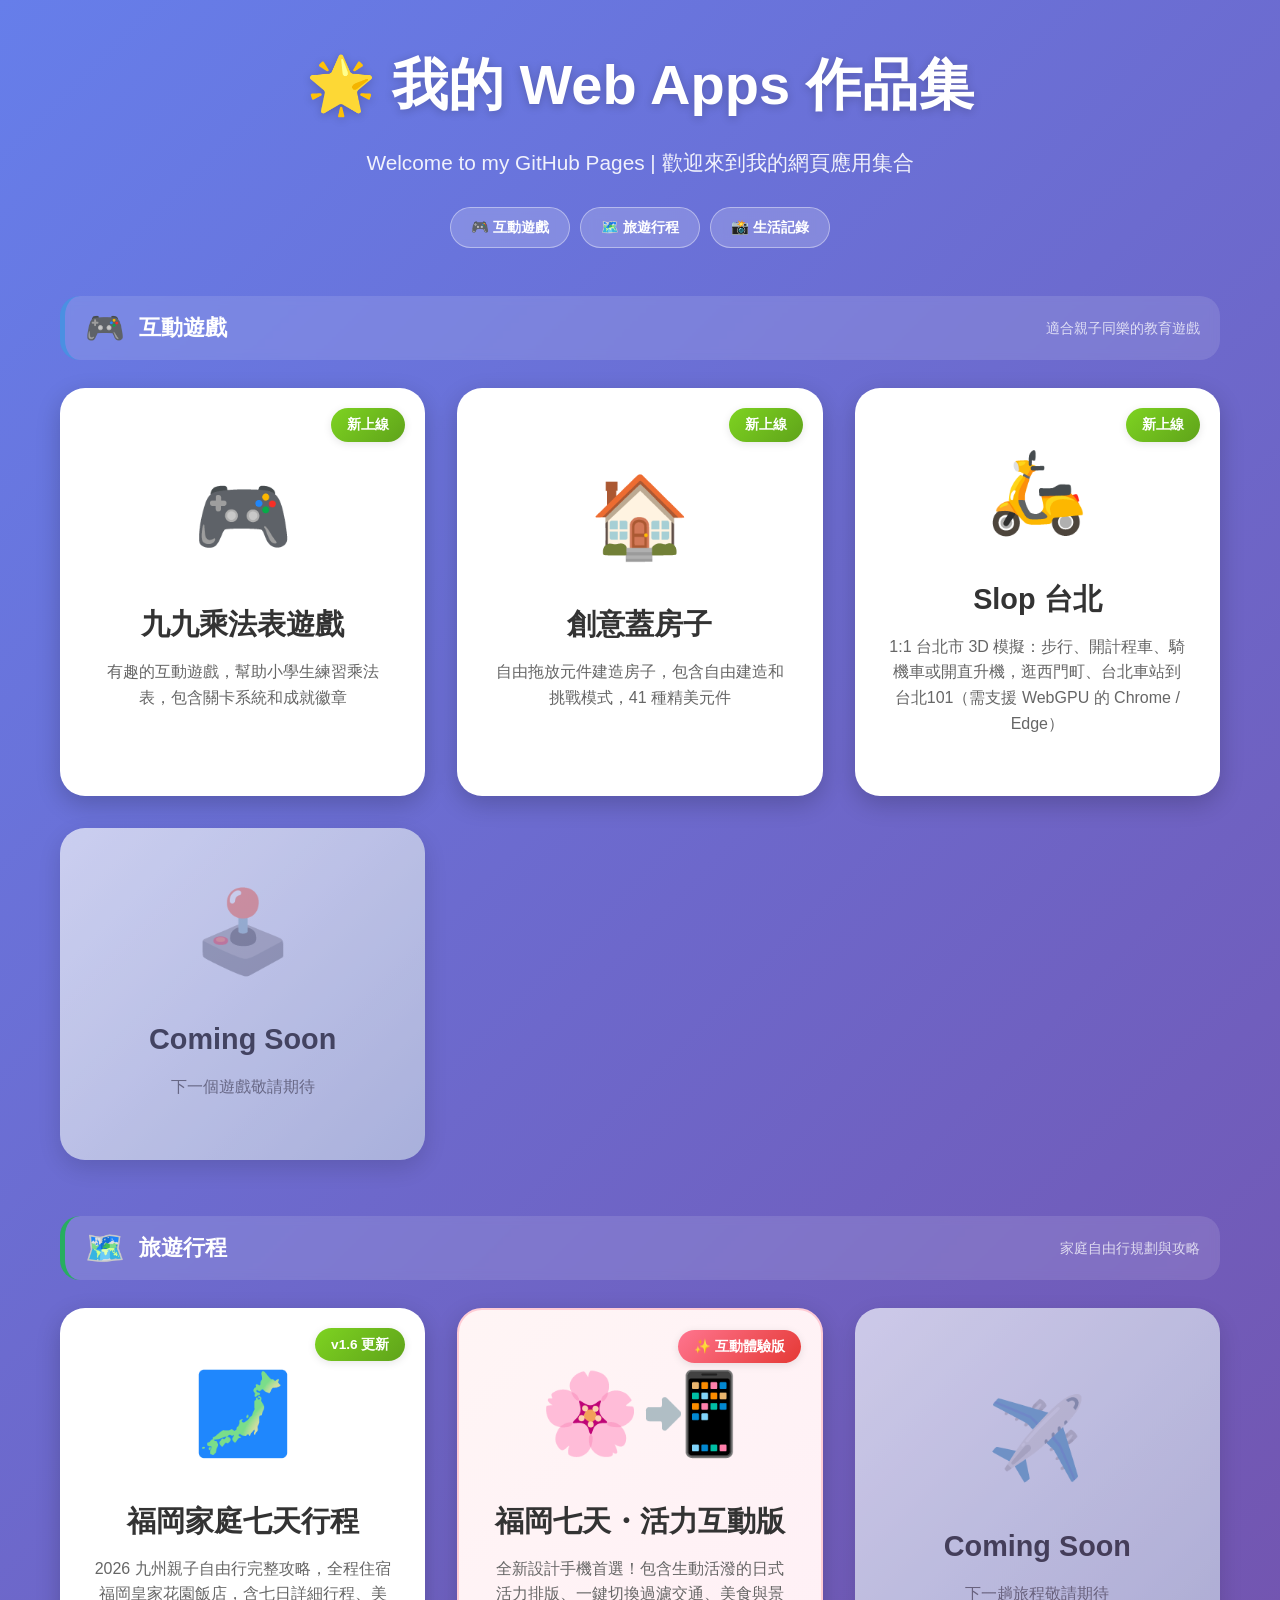
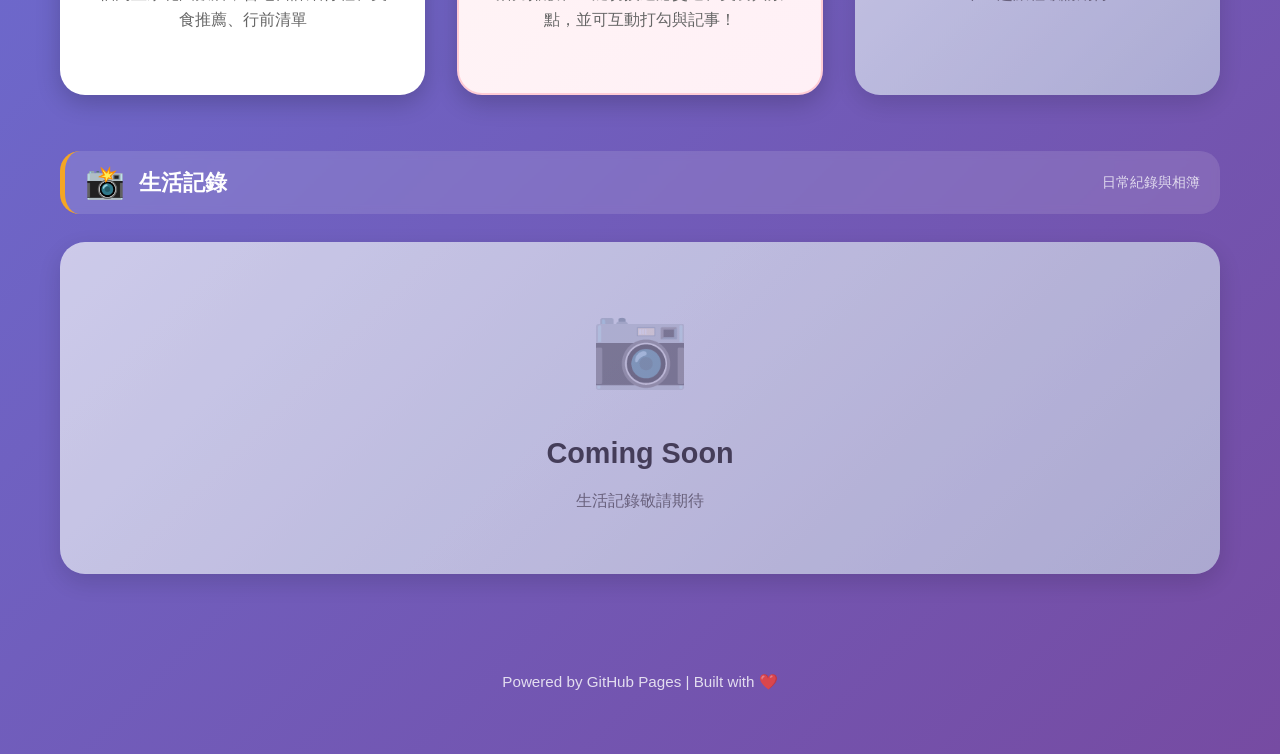
<file: index.html>
<!DOCTYPE html>
<html lang="zh-TW">
  <head>
    <meta charset="UTF-8">
    <meta name="viewport" content="width=device-width, initial-scale=1.0">
    <meta name="description" content="我的 Web Apps 作品集 - 包含互動遊戲、工具程式等多個網頁應用">
    <title>我的 Web Apps | GitHub Pages</title>
    <link rel="stylesheet" href="assets/css/common.css">
    <link rel="stylesheet" href="assets/css/portal.css">
  </head>
  <body>
    <div class="portal">
      <!-- 頭部區域 -->
      <header class="portal-header">
        <h1>🌟 我的 Web Apps 作品集</h1>
        <p>Welcome to my GitHub Pages | 歡迎來到我的網頁應用集合</p>
      </header>
      
      <!-- 分類快捷導覽 -->
      <nav class="category-nav">
        <a class="category-chip" href="#games">🎮 互動遊戲</a>
        <a class="category-chip" href="#travel">🗺️ 旅遊行程</a>
        <a class="category-chip" href="#life">📸 生活記錄</a>
      </nav>

      <!-- ── 互動遊戲 ── -->
      <section class="category-section cat-games" id="games">
        <div class="category-header">
          <span class="cat-icon">🎮</span>
          <h2 class="cat-title">互動遊戲</h2>
          <p class="cat-desc">適合親子同樂的教育遊戲</p>
        </div>
        <div class="app-grid">
          <a href="apps/multiplication-game/" class="app-card" style="--card-i:1">
            <span class="app-badge">新上線</span>
            <div class="app-icon">🎮</div>
            <h2>九九乘法表遊戲</h2>
            <p>有趣的互動遊戲，幫助小學生練習乘法表，包含關卡系統和成就徽章</p>
          </a>
          <a href="apps/house-builder/" class="app-card" style="--card-i:2">
            <span class="app-badge">新上線</span>
            <div class="app-icon">🏠</div>
            <h2>創意蓋房子</h2>
            <p>自由拖放元件建造房子，包含自由建造和挑戰模式，41 種精美元件</p>
          </a>
          <a href="/slop-taipei/" class="app-card" style="--card-i:3">
            <span class="app-badge">新上線</span>
            <div class="app-icon">🛵</div>
            <h2>Slop 台北</h2>
            <p>1:1 台北市 3D 模擬：步行、開計程車、騎機車或開直升機，逛西門町、台北車站到台北101（需支援 WebGPU 的 Chrome / Edge）</p>
          </a>
          <div class="app-card coming-soon" style="--card-i:4">
            <div class="app-icon">🕹️</div>
            <h2>Coming Soon</h2>
            <p>下一個遊戲敬請期待</p>
          </div>
        </div>
      </section>

      <!-- ── 旅遊行程 ── -->
      <section class="category-section cat-travel" id="travel">
        <div class="category-header">
          <span class="cat-icon">🗺️</span>
          <h2 class="cat-title">旅遊行程</h2>
          <p class="cat-desc">家庭自由行規劃與攻略</p>
        </div>
        <div class="app-grid">
          <a href="docs/travel/2026-日本福岡/" class="app-card" style="--card-i:1">
            <span class="app-badge">v1.6 更新</span>
            <div class="app-icon">🗾</div>
            <h2>福岡家庭七天行程</h2>
            <p>2026 九州親子自由行完整攻略，全程住宿福岡皇家花園飯店，含七日詳細行程、美食推薦、行前清單</p>
          </a>
          <a href="docs/travel/2026-日本福岡/interactive.html" class="app-card" style="--card-i:2; background: linear-gradient(135deg, #fff5f5 0%, #fff0f6 100%); border: 2px solid #ffccd5;">
            <span class="app-badge" style="background: linear-gradient(135deg, #ff758f, #e53935);">✨ 互動體驗版</span>
            <div class="app-icon">🌸📲</div>
            <h2>福岡七天・活力互動版</h2>
            <p>全新設計手機首選！包含生動活潑的日式活力排版、一鍵切換過濾交通、美食與景點，並可互動打勾與記事！</p>
          </a>
          <div class="app-card coming-soon" style="--card-i:3">
            <div class="app-icon">✈️</div>
            <h2>Coming Soon</h2>
            <p>下一趟旅程敬請期待</p>
          </div>
        </div>
      </section>

      <!-- ── 生活記錄 ── -->
      <section class="category-section cat-life" id="life">
        <div class="category-header">
          <span class="cat-icon">📸</span>
          <h2 class="cat-title">生活記錄</h2>
          <p class="cat-desc">日常紀錄與相簿</p>
        </div>
        <div class="app-grid">
          <div class="app-card coming-soon" style="--card-i:1">
            <div class="app-icon">📷</div>
            <h2>Coming Soon</h2>
            <p>生活記錄敬請期待</p>
          </div>
        </div>
      </section>
      
      <!-- 頁腳 -->
      <footer class="portal-footer">
        <p>Powered by GitHub Pages | Built with ❤️</p>
      </footer>
    </div>
  </body>
</html>
</file>
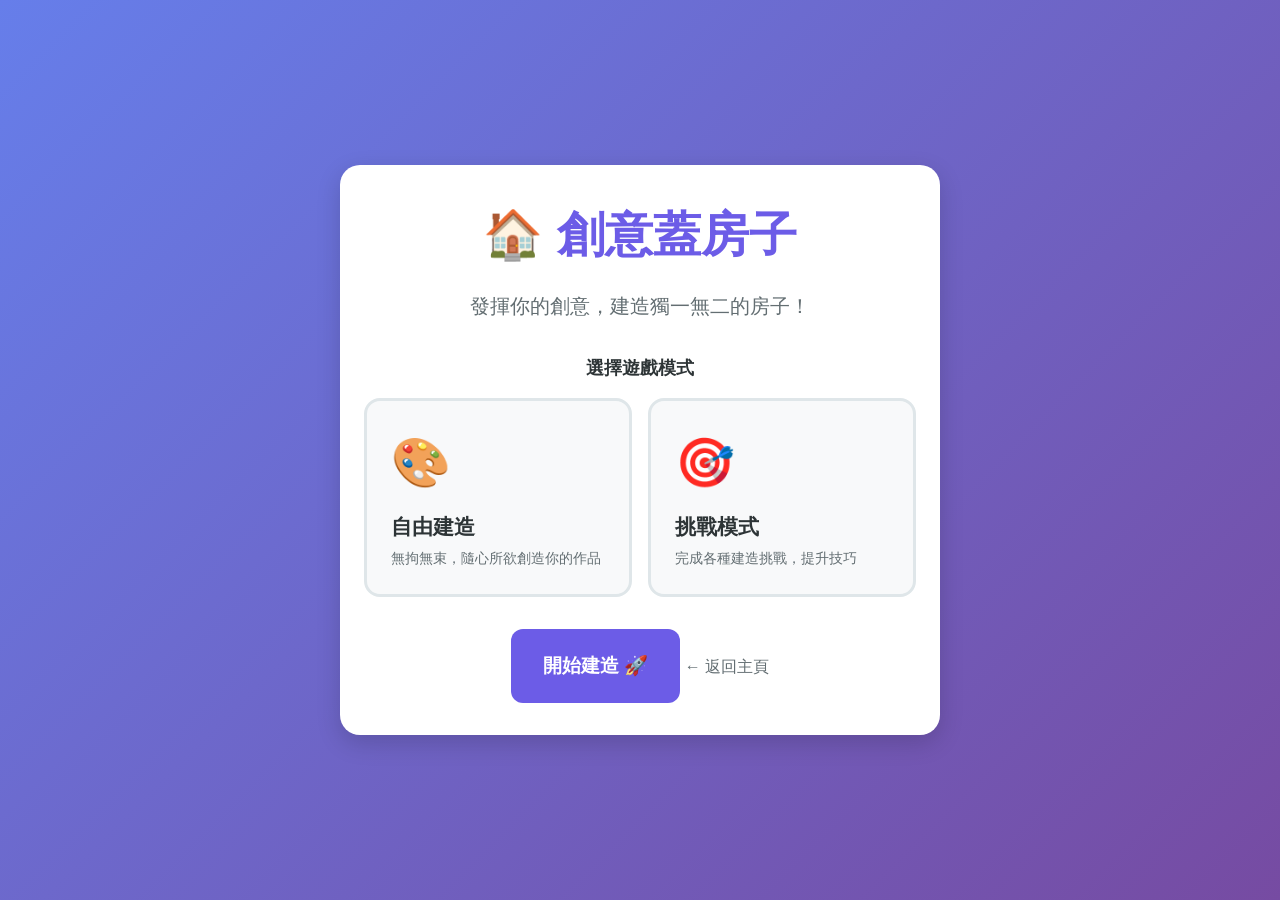
<file: apps/house-builder/index.html>
<!DOCTYPE html>
<html lang="zh-TW">
  <head>
    <meta charset="UTF-8">
    <meta name="viewport" content="width=device-width, initial-scale=1.0">
    <meta name="description" content="創意蓋房子遊戲 - 自由建造你夢想中的房子">
    <title>創意蓋房子 🏠</title>
    <link rel="stylesheet" href="css/main.css">
    <link rel="stylesheet" href="css/animations.css">
  </head>
  <body>
    <div class="app-container">
      <!-- 開始畫面 -->
      <div id="start-screen" class="screen active">
        <div class="start-content">
          <h1 class="game-title">🏠 創意蓋房子</h1>
          <p class="game-subtitle">發揮你的創意，建造獨一無二的房子！</p>
          
          <!-- 遊戲模式選擇 -->
          <div class="mode-selection">
            <h3 class="selection-title">選擇遊戲模式</h3>
            <div class="mode-options">
              <div class="mode-card" data-mode="free">
                <div class="mode-icon">🎨</div>
                <div class="mode-content">
                  <div class="mode-title">自由建造</div>
                  <div class="mode-desc">無拘無束，隨心所欲創造你的作品</div>
                </div>
              </div>
              <div class="mode-card" data-mode="challenge">
                <div class="mode-icon">🎯</div>
                <div class="mode-content">
                  <div class="mode-title">挑戰模式</div>
                  <div class="mode-desc">完成各種建造挑戰，提升技巧</div>
                </div>
              </div>
            </div>
          </div>

          <button id="start-btn" class="btn btn-large btn-primary">
            開始建造 🚀
          </button>
          <a href="../../" class="back-link">← 返回主頁</a>
        </div>
      </div>

      <!-- 建造畫面（自由模式） -->
      <div id="build-screen" class="screen">
        <!-- 頂部工具欄 -->
        <div class="toolbar">
          <button id="back-to-menu-btn" class="icon-btn" title="返回選單">
            <span>← 選單</span>
          </button>
          
          <div class="toolbar-title">
            <span class="mode-label">自由建造</span>
          </div>

          <div class="toolbar-actions">
            <button id="grid-toggle-btn" class="icon-btn active" title="網格吸附">
              <span>📐</span>
            </button>
            <button id="clear-btn" class="icon-btn" title="清空畫布">
              <span>🗑️</span>
            </button>
          </div>
        </div>

        <div class="build-workspace">
          <!-- 左側：元件面板 -->
          <aside class="component-panel">
            <div class="panel-header">
              <h3>元件庫</h3>
            </div>
            
            <div class="component-categories">
              <button class="category-tab active" data-category="all">全部</button>
              <button class="category-tab" data-category="foundations">地基</button>
              <button class="category-tab" data-category="walls">牆壁</button>
              <button class="category-tab" data-category="roofs">屋頂</button>
              <button class="category-tab" data-category="doors">門</button>
              <button class="category-tab" data-category="windows">窗戶</button>
              <button class="category-tab" data-category="decorations">裝飾</button>
            </div>

            <div class="component-list" id="component-list">
              <!-- 元件將由 JavaScript 動態生成 -->
            </div>
          </aside>

          <!-- 中央：建造畫布 -->
          <main class="canvas-area">
            <svg id="build-canvas" class="build-canvas" viewBox="0 0 1200 800" preserveAspectRatio="xMidYMid meet">
              <!-- 網格層 -->
              <defs>
                <pattern id="grid" width="20" height="20" patternUnits="userSpaceOnUse">
                  <path d="M 20 0 L 0 0 0 20" fill="none" stroke="#ddd" stroke-width="0.5" opacity="0.3"/>
                </pattern>
              </defs>
              <rect id="grid-overlay" width="100%" height="100%" fill="url(#grid)" class="grid-visible"/>

              <!-- 背景層 -->
              <rect width="100%" height="100%" fill="#87CEEB" opacity="0.3"/>
              
              <!-- 建造圖層 -->
              <g id="ground-layer"></g>
              <g id="walls-layer"></g>
              <g id="roof-layer"></g>
              <g id="doors-layer"></g>
              <g id="windows-layer"></g>
              <g id="decorations-layer"></g>
              
              <!-- 拖放預覽層 -->
              <g id="preview-layer"></g>
            </svg>

            <!-- Canvas 特效層 -->
            <canvas id="effects-canvas" class="effects-canvas"></canvas>
          </main>

          <!-- 右側：屬性面板（未來可擴展） -->
          <aside class="properties-panel">
            <div class="panel-header">
              <h3>統計</h3>
            </div>
            <div class="stats-container">
              <div class="stat-item">
                <span class="stat-label">已放置</span>
                <span id="placed-count" class="stat-value">0</span>
              </div>
              <div class="stat-item">
                <span class="stat-label">元件總數</span>
                <span id="total-components" class="stat-value">0</span>
              </div>
            </div>
          </aside>
        </div>
      </div>

      <!-- 建造畫面（挑戰模式） -->
      <div id="challenge-screen" class="screen">
        <!-- 頂部工具欄 -->
        <div class="toolbar">
          <button id="back-to-menu-challenge-btn" class="icon-btn" title="返回選單">
            <span>← 選單</span>
          </button>
          
          <div class="toolbar-title">
            <span class="mode-label">挑戰模式</span>
            <span id="challenge-level" class="challenge-level">關卡 1</span>
          </div>

          <div class="toolbar-actions">
            <button id="grid-toggle-challenge-btn" class="icon-btn active" title="網格吸附">
              <span>📐</span>
            </button>
            <button id="clear-challenge-btn" class="icon-btn" title="清空畫布">
              <span>🗑️</span>
            </button>
          </div>
        </div>

        <!-- 挑戰說明 -->
        <div class="challenge-info">
          <div class="challenge-description" id="challenge-description">
            建造一個有1面牆和1個屋頂的基本房子
          </div>
          <div class="challenge-progress">
            <span id="challenge-progress-text">進度: 0/2</span>
          </div>
        </div>

        <div class="build-workspace">
          <!-- 左側：元件面板（同自由模式） -->
          <aside class="component-panel">
            <div class="panel-header">
              <h3>元件庫</h3>
            </div>
            
            <div class="component-categories">
              <button class="category-tab active" data-category="all">全部</button>
              <button class="category-tab" data-category="foundations">地基</button>
              <button class="category-tab" data-category="walls">牆壁</button>
              <button class="category-tab" data-category="roofs">屋頂</button>
              <button class="category-tab" data-category="doors">門</button>
              <button class="category-tab" data-category="windows">窗戶</button>
              <button class="category-tab" data-category="decorations">裝飾</button>
            </div>

            <div class="component-list" id="component-list-challenge">
              <!-- 元件將由 JavaScript 動態生成 -->
            </div>
          </aside>

          <!-- 中央：建造畫布 -->
          <main class="canvas-area">
            <svg id="build-canvas-challenge" class="build-canvas" viewBox="0 0 1200 800" preserveAspectRatio="xMidYMid meet">
              <!-- 網格層 -->
              <rect id="grid-overlay-challenge" width="100%" height="100%" fill="url(#grid)" class="grid-visible"/>

              <!-- 背景層 -->
              <rect width="100%" height="100%" fill="#87CEEB" opacity="0.3"/>
              
              <!-- 建造圖層 -->
              <g id="ground-layer-challenge"></g>
              <g id="walls-layer-challenge"></g>
              <g id="roof-layer-challenge"></g>
              <g id="doors-layer-challenge"></g>
              <g id="windows-layer-challenge"></g>
              <g id="decorations-layer-challenge"></g>
              
              <!-- 拖放預覽層 -->
              <g id="preview-layer-challenge"></g>
            </svg>

            <!-- Canvas 特效層 -->
            <canvas id="effects-canvas-challenge" class="effects-canvas"></canvas>
          </main>

          <!-- 右側：挑戰進度 -->
          <aside class="properties-panel">
            <div class="panel-header">
              <h3>挑戰要求</h3>
            </div>
            <div class="requirements-container" id="requirements-container">
              <!-- 要求項目將由 JavaScript 動態生成 -->
            </div>
            
            <button id="check-challenge-btn" class="btn btn-primary" style="margin-top: 20px; width: 100%;">
              檢查完成 ✓
            </button>
          </aside>
        </div>
      </div>
    </div>

    <!-- JavaScript -->
    <script src="js/component-library.js"></script>
    <script src="js/build-engine.js"></script>
    <script src="js/drag-controller.js"></script>
    <script src="js/challenge-manager.js"></script>
    <script src="js/ui-controller.js"></script>
    <script src="js/app.js"></script>
  </body>
</html>
</file>
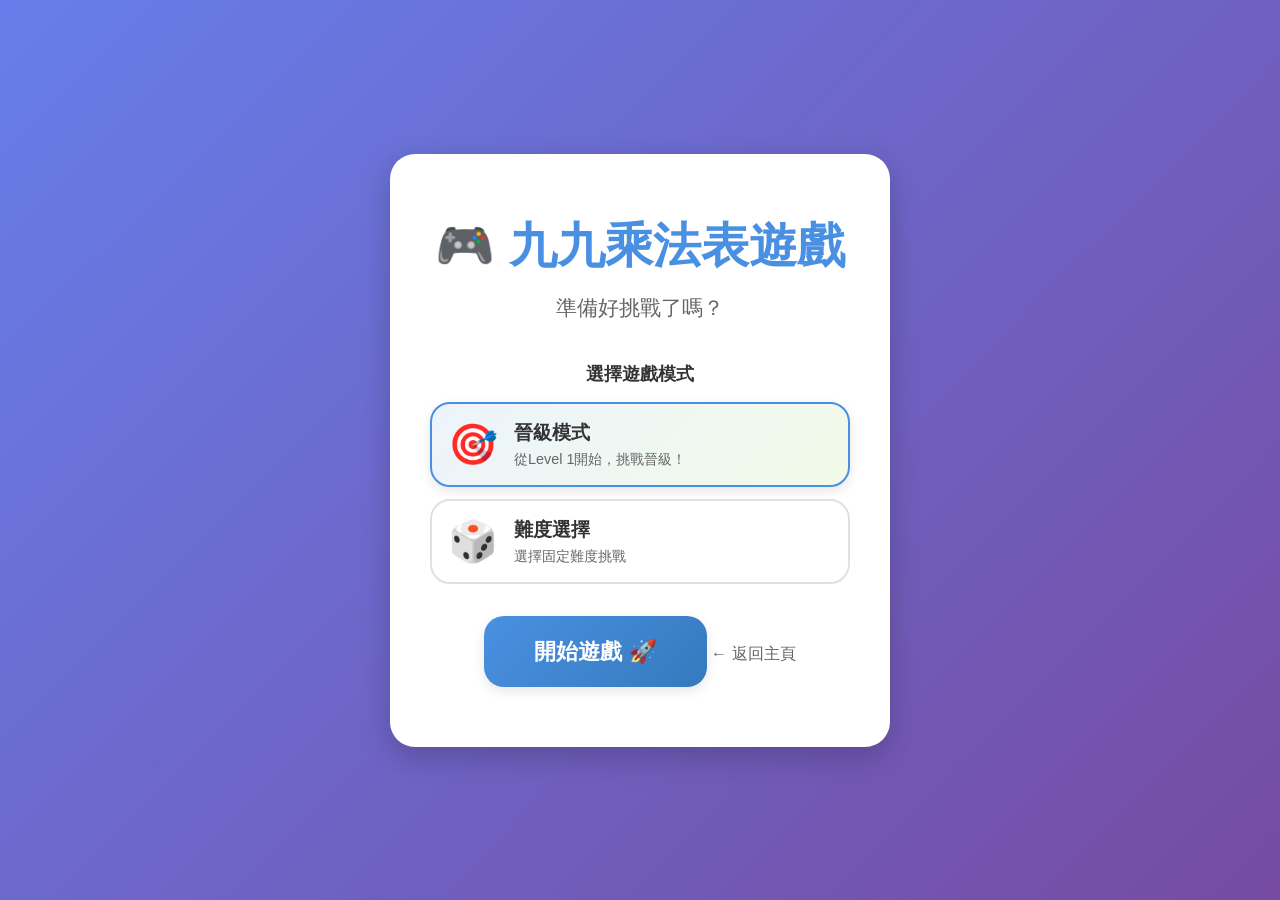
<file: apps/multiplication-game/index.html>
<!DOCTYPE html>
<html lang="zh-TW">
  <head>
    <meta charset="UTF-8">
    <meta name="viewport" content="width=device-width, initial-scale=1.0">
    <meta name="description" content="九九乘法表練習遊戲 - 有趣的互動遊戲幫助小學生練習乘法">
    <title>九九乘法表遊戲 🎮</title>
    <link rel="stylesheet" href="css/game.css">
    <link rel="stylesheet" href="css/animations.css">
  </head>
  <body>
    <div class="game-container">
      <!-- 開始畫面 -->
      <div id="start-screen" class="screen active">
        <div class="start-content">
          <h1 class="game-title">🎮 九九乘法表遊戲</h1>
          <p class="game-subtitle">準備好挑戰了嗎？</p>
          
          <!-- 遊戲模式選擇 -->
          <div class="mode-selection">
            <h3 class="selection-title">選擇遊戲模式</h3>
            <div class="mode-options">
              <div class="mode-option active" data-mode="progression">
                <div class="option-icon">🎯</div>
                <div class="option-content">
                  <div class="option-title">晉級模式</div>
                  <div class="option-desc">從Level 1開始，挑戰晉級！</div>
                </div>
              </div>
              <div class="mode-option" data-mode="fixed">
                <div class="option-icon">🎲</div>
                <div class="option-content">
                  <div class="option-title">難度選擇</div>
                  <div class="option-desc">選擇固定難度挑戰</div>
                </div>
              </div>
            </div>
          </div>

          <!-- 難度選擇（固定難度模式才顯示） -->
          <div class="difficulty-selection" id="difficulty-selection" style="display: none;">
            <h3 class="selection-title">選擇難度等級</h3>
            <div class="difficulty-options">
              <div class="difficulty-option active" data-level="1">
                <div class="difficulty-badge level-1">Level 1</div>
                <div class="difficulty-info">
                  <div class="difficulty-time">⏱️ 7 秒</div>
                  <div class="difficulty-desc">完整題目</div>
                </div>
              </div>
              <div class="difficulty-option" data-level="2">
                <div class="difficulty-badge level-2">Level 2</div>
                <div class="difficulty-info">
                  <div class="difficulty-time">⏱️ 5 秒</div>
                  <div class="difficulty-desc">排除 1-2</div>
                </div>
              </div>
              <div class="difficulty-option" data-level="3">
                <div class="difficulty-badge level-3">Level 3</div>
                <div class="difficulty-info">
                  <div class="difficulty-time">⏱️ 3 秒</div>
                  <div class="difficulty-desc">排除 1-4</div>
                </div>
              </div>
            </div>
          </div>

          <button id="start-btn" class="btn btn-large btn-primary">
            開始遊戲 🚀
          </button>
          <a href="../../" class="back-link">← 返回主頁</a>
        </div>
      </div>

      <!-- 遊戲畫面 -->
      <div id="game-screen" class="screen">
        <!-- 頂部資訊欄 -->
        <div class="game-header">
          <button id="back-btn" class="icon-btn">← 返回</button>
          <div class="level-display">
            <span class="level-label">等級</span>
            <span id="level" class="level-value">1</span>
          </div>
          <div class="score-display">
            <span class="score-label">分數</span>
            <span id="score" class="score-value">0</span>
          </div>
          <div class="mood-icon" id="mood-icon">😊</div>
        </div>

        <!-- 計時器 -->
        <div class="timer-container">
          <div class="timer-bar">
            <div id="timer-fill" class="timer-fill"></div>
          </div>
          <div class="timer-text">
            ⏱️ <span id="timer-display">10</span> 秒
          </div>
        </div>

        <!-- 進度條 -->
        <div class="progress-container">
          <div class="progress-bar">
            <div id="progress" class="progress-fill"></div>
          </div>
          <div class="progress-text">
            第 <span id="current-question">1</span> / <span id="total-questions">10</span> 題
          </div>
        </div>

        <!-- 題目顯示區 -->
        <div class="question-container">
          <div class="question-display">
            <span id="multiplicand" class="number">7</span>
            <span class="operator">×</span>
            <span id="multiplier" class="number">8</span>
            <span class="operator">=</span>
            <span class="question-mark">?</span>
          </div>
        </div>

        <!-- 答案輸入區 -->
        <div class="answer-container">
          <div id="answer-display" class="answer-display"></div>
          <div id="feedback" class="feedback"></div>
        </div>
      </div>

      <!-- 結果畫面 -->
      <div id="result-screen" class="screen">
        <div class="result-content">
          <div id="result-emoji" class="result-emoji">🎉</div>
          <h2 id="result-title" class="result-title">太棒了！</h2>
          <div class="result-stats">
            <div class="stat-item">
              <div class="stat-label">最高等級</div>
              <div id="final-level" class="stat-value level">1</div>
            </div>
            <div class="stat-item">
              <div class="stat-label">總分</div>
              <div id="final-score" class="stat-value">0</div>
            </div>
            <div class="stat-item">
              <div class="stat-label">答對</div>
              <div id="correct-count" class="stat-value correct">0</div>
            </div>
            <div class="stat-item">
              <div class="stat-label">答錯</div>
              <div id="wrong-count" class="stat-value wrong">0</div>
            </div>
          </div>
          <div id="result-message" class="result-message"></div>
          <div class="result-actions">
            <button id="restart-btn" class="btn btn-large btn-success">
              再玩一次 🔄
            </button>
            <button id="back-to-start-btn" class="btn btn-large btn-primary">
              選擇模式 🎯
            </button>
            <a href="../../" class="btn btn-large">返回主頁</a>
          </div>
        </div>
      </div>
    </div>

    <!-- JavaScript -->
    <script src="js/question-generator.js"></script>
    <script src="js/game-engine.js"></script>
    <script src="js/ui-controller.js"></script>
    <script src="js/app.js"></script>
  </body>
</html>
</file>
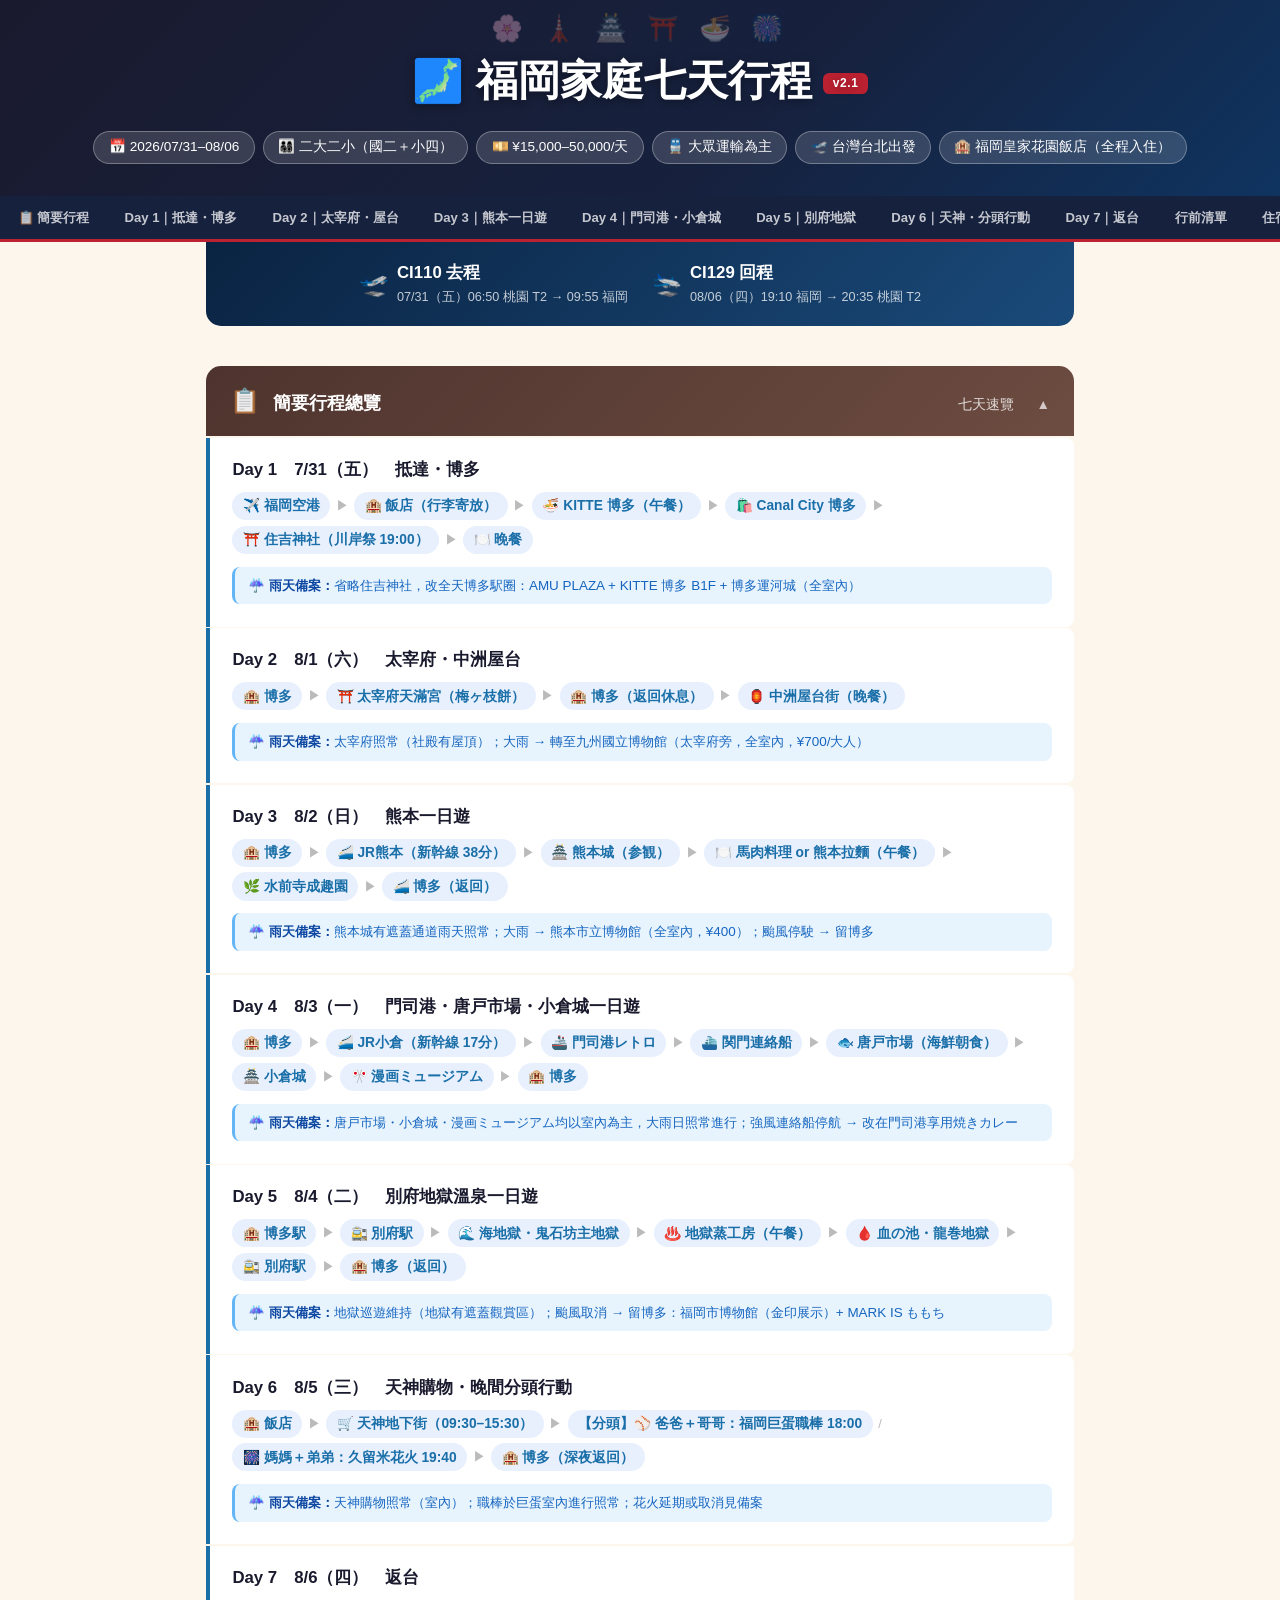
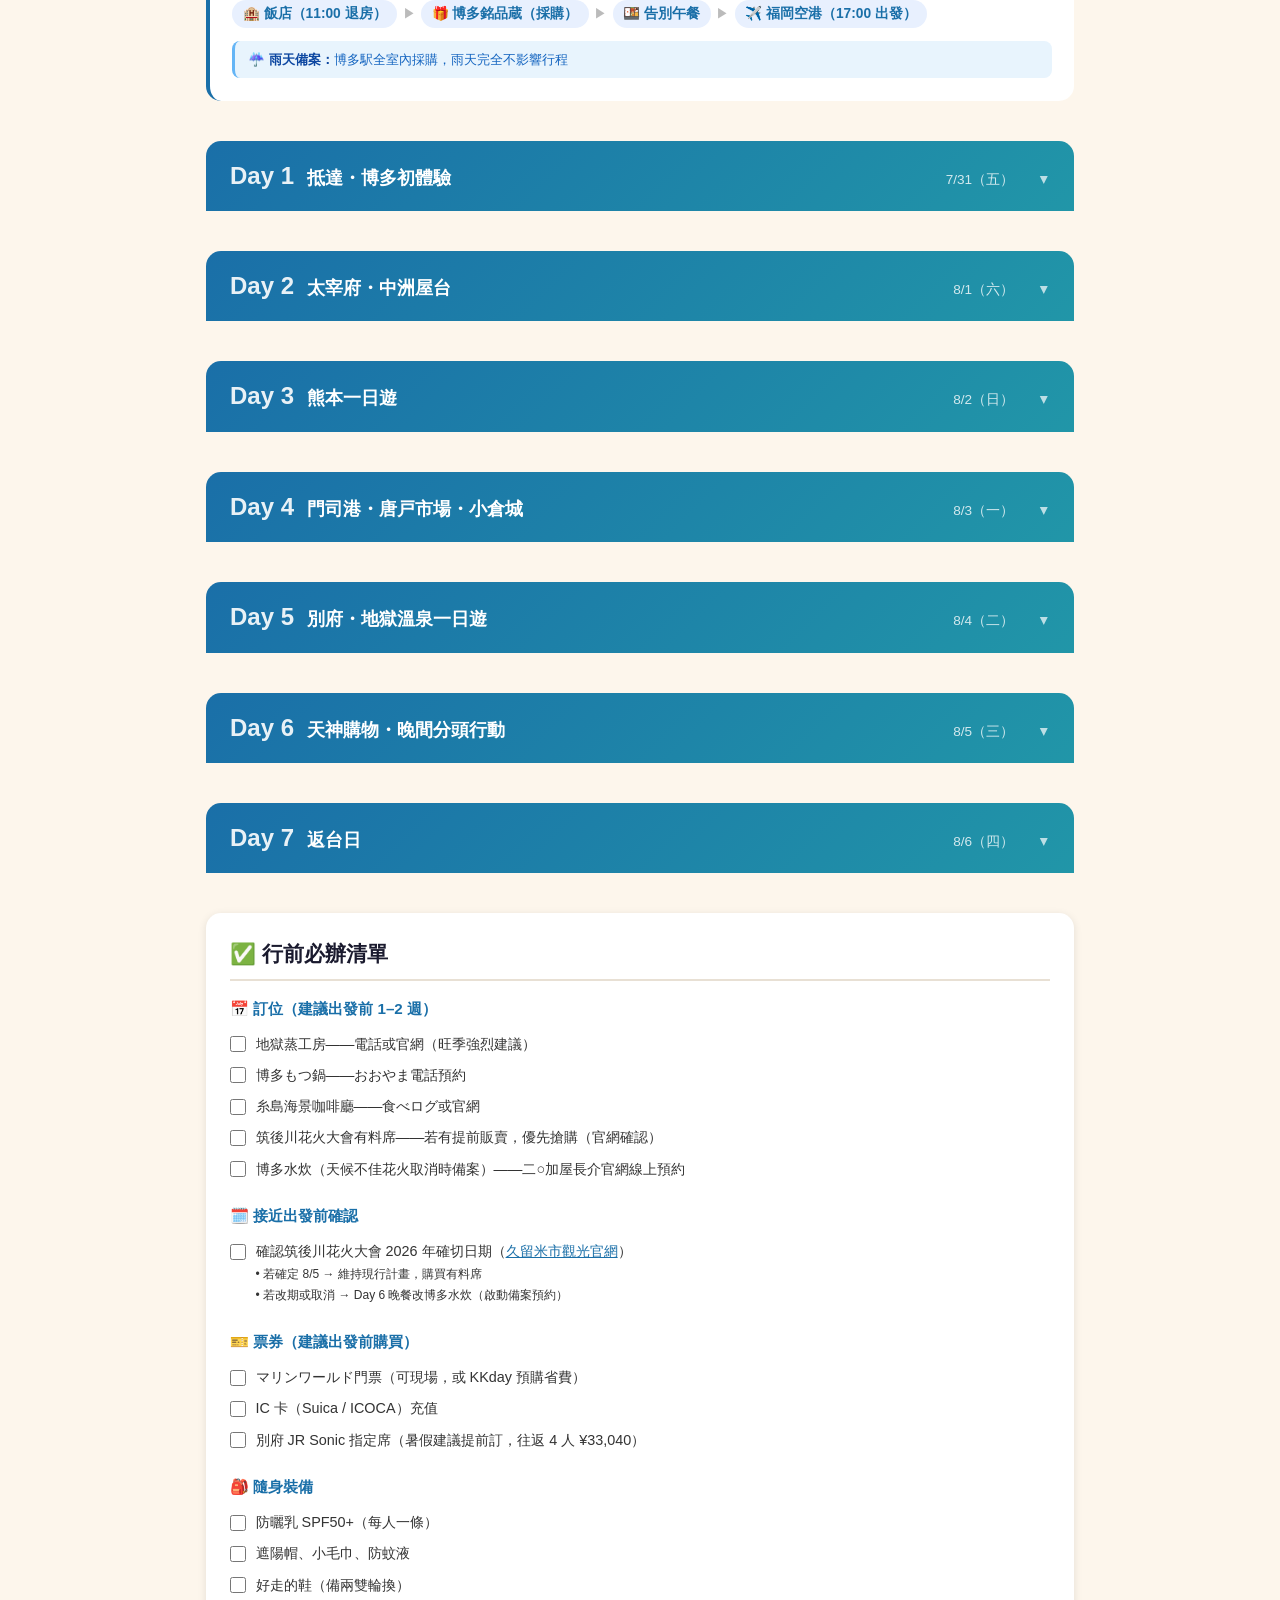
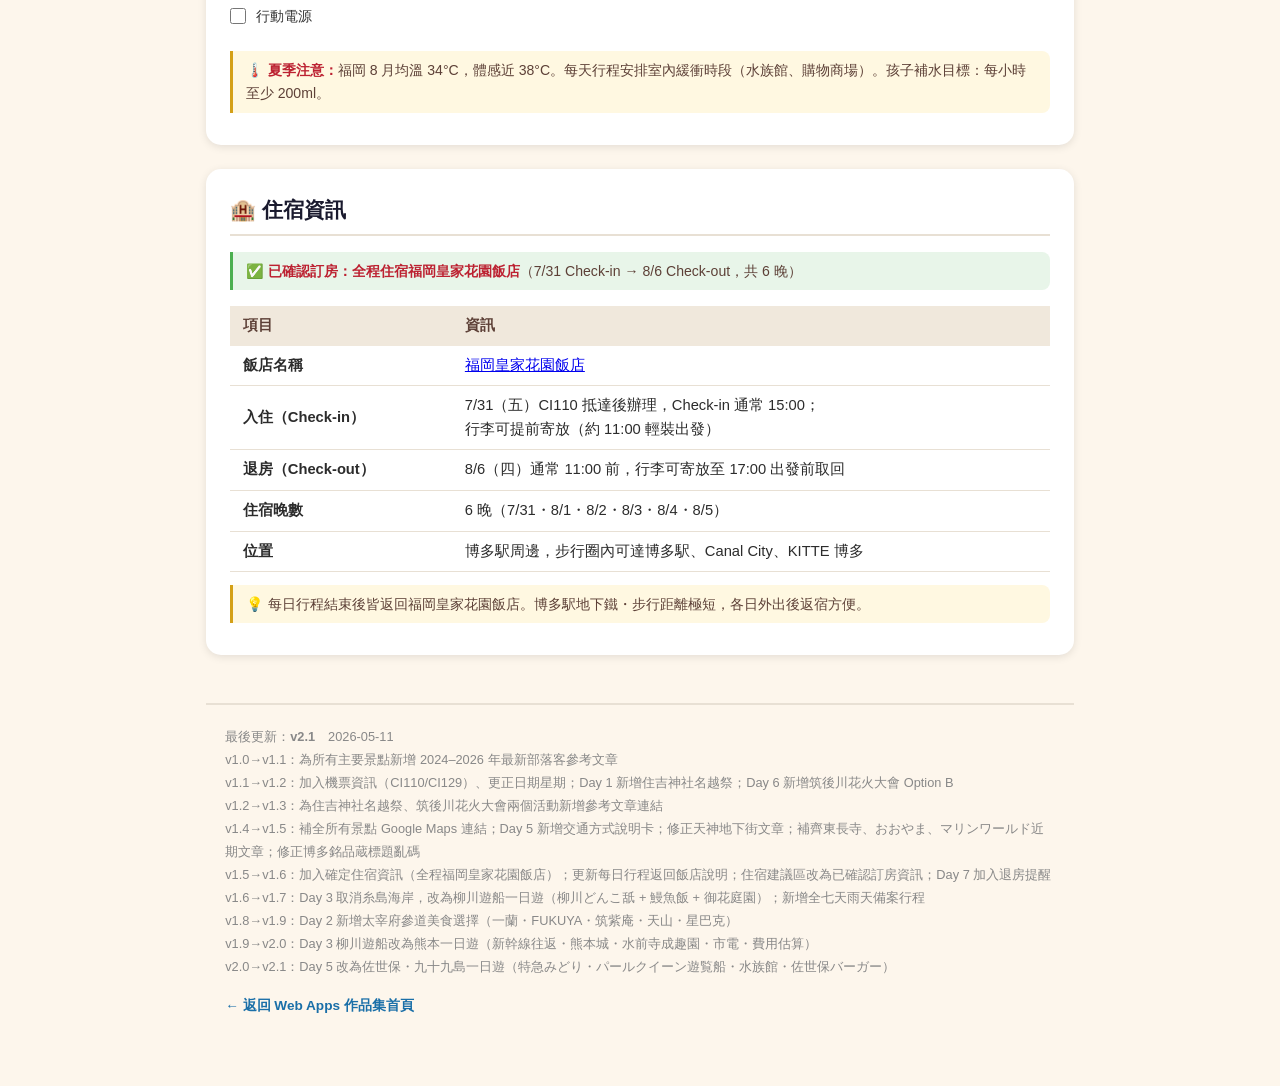
<file: docs/travel/2026-日本福岡/index.html>
<!DOCTYPE html>
<html lang="zh-TW">
  <head>
    <meta charset="UTF-8">
    <meta name="viewport" content="width=device-width, initial-scale=1.0">
    <meta name="description" content="福岡家庭七天行程 v1.7 — 2026/07/31–08/06，親子自由行，全程住宿福岡皇家花園飯店，含九州各地景點、交通計畫與親子分齡說明">
    <title>🗾 福岡家庭七天行程 v1.7 | 2026</title>
    <link rel="stylesheet" href="../../../assets/css/common.css">
    <style>
      /* ── 旅遊頁面專屬樣式 ── */
      :root {
        --japan-red:    #BC2131;
        --japan-cream:  #FDF6EC;
        --day-blue:     #1a6fa8;
        --accent-gold:  #D4A017;
        --card-bg:      #ffffff;
        --border-light: #e8e0d4;
      }

      body {
        background: var(--japan-cream);
        color: #2c2c2c;
      }

      /* ── Header ── */
      .trip-header {
        background: linear-gradient(135deg, #1a1a2e 0%, #16213e 60%, #0f3460 100%);
        color: #fff;
        padding: 3rem 1.5rem 2rem;
        text-align: center;
        position: relative;
        overflow: hidden;
      }
      .trip-header::before {
        content: "🌸 🗼 🏯 ⛩️ 🍜 🎆";
        position: absolute;
        top: 0.5rem;
        left: 50%;
        transform: translateX(-50%);
        font-size: 1.6rem;
        letter-spacing: 0.4rem;
        opacity: 0.35;
        white-space: nowrap;
      }
      .trip-header h1 {
        font-size: clamp(1.6rem, 5vw, 2.6rem);
        font-weight: 800;
        margin-bottom: 0.75rem;
        text-shadow: 0 2px 8px rgba(0,0,0,0.4);
      }
      .trip-meta {
        display: flex;
        flex-wrap: wrap;
        gap: 0.5rem;
        justify-content: center;
        margin-top: 1rem;
      }
      .meta-badge {
        background: rgba(255,255,255,0.15);
        border: 1px solid rgba(255,255,255,0.3);
        border-radius: 2rem;
        padding: 0.3rem 0.9rem;
        font-size: 0.85rem;
        backdrop-filter: blur(4px);
      }
      .version-badge {
        background: var(--japan-red);
        color: #fff;
        border-radius: 0.4rem;
        padding: 0.2rem 0.6rem;
        font-size: 0.75rem;
        font-weight: 700;
        letter-spacing: 0.05em;
        vertical-align: middle;
      }

      /* ── Day Nav ── */
      .day-nav {
        position: sticky;
        top: 0;
        z-index: 100;
        background: #16213e;
        display: flex;
        justify-content: flex-start;
        overflow-x: auto;
        scrollbar-width: none;
        border-bottom: 3px solid var(--japan-red);
      }
      .day-nav::-webkit-scrollbar { display: none; }
      .day-nav a {
        color: rgba(255,255,255,0.75);
        text-decoration: none;
        padding: 0.7rem 1.1rem;
        font-size: 0.82rem;
        font-weight: 600;
        white-space: nowrap;
        transition: all 0.2s;
        border-bottom: 3px solid transparent;
        margin-bottom: -3px;
      }
      .day-nav a:hover {
        color: #fff;
        background: rgba(255,255,255,0.08);
        border-bottom-color: var(--accent-gold);
      }

      /* ── Main Layout ── */
      .container {
        max-width: 900px;
        margin: 0 auto;
        padding: 0 1rem 3rem;
      }

      /* ── Flight Banner ── */
      .flight-banner {
        background: linear-gradient(135deg, #0a2342, #1a4a7a);
        color: #fff;
        border-radius: 0 0 var(--radius-medium) var(--radius-medium);
        padding: 1.2rem 1.5rem;
        display: flex;
        flex-wrap: wrap;
        gap: 1.5rem;
        justify-content: center;
        margin-bottom: 2rem;
        font-size: 0.95rem;
      }
      .flight-item {
        display: flex;
        align-items: center;
        gap: 0.5rem;
      }
      .flight-icon { font-size: 1.5rem; }
      .flight-detail { line-height: 1.4; }
      .flight-detail strong { display: block; font-size: 1.05rem; }
      .flight-detail small { opacity: 0.75; }

      /* ── Day Section ── */
      .day-section {
        margin-top: 2.5rem;
        scroll-margin-top: 3.2rem;
      }
      .day-header {
        background: linear-gradient(135deg, var(--day-blue), #2196a8);
        color: #fff;
        border-radius: var(--radius-medium) var(--radius-medium) 0 0;
        padding: 1rem 1.5rem;
        display: flex;
        align-items: baseline;
        gap: 0.8rem;
        flex-wrap: wrap;
      }
      .day-number {
        font-size: 1.5rem;
        font-weight: 800;
        opacity: 0.9;
      }
      .day-title {
        font-size: 1.15rem;
        font-weight: 700;
      }
      .day-date {
        font-size: 0.85rem;
        opacity: 0.8;
        margin-left: auto;
      }

      /* ── Spot Card ── */
      .spot-card {
        background: var(--card-bg);
        border-left: 4px solid var(--day-blue);
        border-radius: 0 var(--radius-small) var(--radius-small) 0;
        padding: 1.2rem 1.4rem;
        margin: 0.1rem 0;
        transition: box-shadow 0.2s;
      }
      .spot-card:last-child {
        border-radius: 0 0 var(--radius-medium) var(--radius-medium);
      }
      .spot-card:hover { box-shadow: var(--shadow-small); }
      .spot-card h3 {
        font-size: 1.05rem;
        font-weight: 700;
        color: #1a1a2e;
        margin-bottom: 0.5rem;
        display: flex;
        align-items: center;
        gap: 0.4rem;
        flex-wrap: wrap;
      }
      .spot-tag {
        font-size: 0.7rem;
        font-weight: 600;
        padding: 0.15rem 0.5rem;
        border-radius: 0.9rem;
        background: #e8f0fe;
        color: var(--day-blue);
        text-transform: uppercase;
        letter-spacing: 0.05em;
      }
      .spot-tag.lunch  { background: #fff3e0; color: #e65100; }
      .spot-tag.dinner { background: #fce4ec; color: #880e4f; }
      .spot-tag.highlight { background: #e8f5e9; color: #1b5e20; }

      .spot-card p {
        color: #444;
        margin: 0.3rem 0;
        font-size: 0.95rem;
        line-height: 1.6;
      }
      .spot-card ul {
        padding-left: 1.2rem;
        color: #444;
        font-size: 0.93rem;
        line-height: 1.7;
      }
      .notice {
        background: #fff8e1;
        border-left: 3px solid var(--accent-gold);
        border-radius: 0 var(--radius-small) var(--radius-small) 0;
        padding: 0.5rem 0.8rem;
        margin: 0.5rem 0;
        font-size: 0.88rem;
        color: #5d4037;
      }
      .notice strong { color: var(--japan-red); }

      /* ── Reference Table ── */
      .ref-section {
        margin-top: 0.8rem;
      }
      .ref-toggle {
        background: none;
        border: 1px solid #c8b9a8;
        border-radius: 0.4rem;
        color: #666;
        cursor: pointer;
        font-size: 0.8rem;
        padding: 0.25rem 0.7rem;
        display: flex;
        align-items: center;
        gap: 0.3rem;
        transition: all 0.2s;
      }
      .ref-toggle:hover { background: #f5efe8; border-color: #a09080; }
      .ref-toggle .arrow { transition: transform 0.2s; display: inline-block; }
      .ref-toggle.open .arrow { transform: rotate(180deg); }
      .ref-table-wrap {
        display: none;
        margin-top: 0.5rem;
        overflow-x: auto;
      }
      .ref-table-wrap.open { display: block; }
      .ref-table {
        width: 100%;
        border-collapse: collapse;
        font-size: 0.82rem;
      }
      .ref-table th {
        background: #f0e8dc;
        color: #5d4037;
        text-align: left;
        padding: 0.4rem 0.7rem;
        font-weight: 600;
        white-space: nowrap;
      }
      .ref-table td {
        padding: 0.4rem 0.7rem;
        border-bottom: 1px solid #f0e8dc;
        vertical-align: top;
      }
      .ref-table tr:hover td { background: #fdf6ec; }
      .ref-table a {
        color: var(--day-blue);
        text-decoration: none;
      }
      .ref-table a:hover { text-decoration: underline; }
      .source-tag {
        display: inline-block;
        background: #ede7e0;
        border-radius: 0.3rem;
        padding: 0.1rem 0.4rem;
        font-size: 0.75rem;
        color: #5d4037;
        white-space: nowrap;
      }

      /* ── Checklist ── */
      .checklist-section {
        background: var(--card-bg);
        border-radius: var(--radius-medium);
        padding: 1.5rem;
        margin-top: 2.5rem;
        box-shadow: var(--shadow-small);
        scroll-margin-top: 3.2rem;
      }
      .checklist-section h2 {
        font-size: 1.3rem;
        color: #1a1a2e;
        margin-bottom: 1rem;
        padding-bottom: 0.5rem;
        border-bottom: 2px solid var(--border-light);
      }
      .checklist-group { margin-bottom: 1.2rem; }
      .checklist-group h3 {
        font-size: 0.95rem;
        font-weight: 700;
        color: var(--day-blue);
        margin-bottom: 0.5rem;
      }
      .check-item {
        display: flex;
        align-items: flex-start;
        gap: 0.6rem;
        padding: 0.3rem 0;
        font-size: 0.9rem;
        line-height: 1.5;
        color: #333;
      }
      .check-item input[type="checkbox"] {
        margin-top: 0.15rem;
        accent-color: var(--japan-red);
        flex-shrink: 0;
        width: 16px;
        height: 16px;
        cursor: pointer;
      }
      .check-item label { cursor: pointer; }
      .check-item a { color: var(--day-blue); }

      /* ── Hotel Table ── */
      .hotel-table {
        width: 100%;
        border-collapse: collapse;
        font-size: 0.92rem;
        margin-top: 0.5rem;
      }
      .hotel-table th {
        background: #f0e8dc;
        padding: 0.5rem 0.8rem;
        text-align: left;
        font-weight: 700;
        color: #5d4037;
      }
      .hotel-table td {
        padding: 0.5rem 0.8rem;
        border-bottom: 1px solid var(--border-light);
      }
      .hotel-table tr:hover td { background: #fdf6ec; }

      /* ── Option Block ── */
      .option-block {
        border: 2px dashed var(--border-light);
        border-radius: var(--radius-small);
        padding: 1rem;
        margin: 0.8rem 0;
      }
      .option-block h4 {
        font-size: 0.95rem;
        font-weight: 700;
        margin-bottom: 0.5rem;
        color: #1a1a2e;
      }
      .option-block.option-b { border-color: #aee8c0; background: #f1fff6; }
      .fireworks-banner {
        background: linear-gradient(135deg, #1a1a2e, #2d1b69);
        color: #fff;
        border-radius: var(--radius-small);
        padding: 0.7rem 1rem;
        margin-bottom: 0.7rem;
        font-size: 0.92rem;
        line-height: 1.6;
      }

      /* ── Version Footer ── */
      .version-footer {
        margin-top: 3rem;
        padding: 1.2rem;
        border-top: 2px solid var(--border-light);
        font-size: 0.8rem;
        color: #888;
        line-height: 1.8;
      }
      .version-footer a {
        color: var(--day-blue);
        text-decoration: none;
      }
      .back-link {
        display: inline-flex;
        align-items: center;
        gap: 0.3rem;
        color: var(--day-blue);
        text-decoration: none;
        font-size: 0.85rem;
        margin: 1rem 0 0;
        font-weight: 600;
      }
      .back-link:hover { text-decoration: underline; }

      /* ── Summary Section ── */
      .spot-flow {
        display: flex;
        flex-wrap: wrap;
        align-items: center;
        gap: 0.35rem;
        margin: 0.5rem 0 0.8rem;
        font-size: 0.86rem;
        line-height: 1.7;
      }
      .spot-flow .spot-name {
        background: #e8f0fe;
        border-radius: 1rem;
        padding: 0.15rem 0.65rem;
        font-weight: 600;
        color: var(--day-blue);
        white-space: nowrap;
      }
      .spot-flow .arrow { color: #bbb; font-size: 0.8rem; }
      .transport-tbl {
        width: 100%;
        border-collapse: collapse;
        font-size: 0.82rem;
        margin: 0.4rem 0;
      }
      .transport-tbl th {
        background: #f5f0ea;
        padding: 0.35rem 0.6rem;
        text-align: left;
        font-weight: 700;
        color: #5d4037;
        white-space: nowrap;
      }
      .transport-tbl td {
        padding: 0.35rem 0.6rem;
        border-bottom: 1px solid #f0e8dc;
        vertical-align: middle;
        line-height: 1.5;
      }
      .transport-tbl td:first-child { font-weight: 500; color: #333; }
      .transport-tbl tr:hover td { background: #fdf6ec; }
      .na-cell { color: #bbb; font-style: italic; }
      .rain-card {
        background: #e8f4fd;
        border-radius: 0.5rem;
        border-left: 3px solid #64b5f6;
        padding: 0.5rem 0.8rem;
        margin: 0.4rem 0 0.2rem;
        font-size: 0.84rem;
        color: #1565c0;
      }
      .rain-card strong { color: #0d47a1; }

      @media (max-width: 600px) {
        .flight-banner { flex-direction: column; align-items: center; text-align: center; }
        .day-header { padding: 0.8rem 1rem; }
        .spot-card  { padding: 1rem; }
      }

      /* ── Day Body Collapsible ── */
      .day-header {
        cursor: pointer;
        user-select: none;
      }
      .day-header::after {
        content: '\25B2';
        font-size: 0.85rem;
        opacity: 0.7;
        margin-left: 0.6rem;
        flex-shrink: 0;
        transition: transform 0.25s;
        display: inline-block;
      }
      .day-header.collapsed::after {
        transform: rotate(180deg);
      }
      .day-body {
        display: none;
      }
      .day-body.open {
        display: block;
      }
    </style>

    <!-- ── Hypothesis 家人行程反饋標注系統（私密群組：福岡行程討論）── -->
    <script>
      window.hypothesisConfig = function() {
        return {
          group: 'pELeMbnj',
          groups: ['pELeMbnj']
        };
      };
    </script>
    <script async src="https://hypothes.is/embed.js"></script>
  </head>
  <body>

    <!-- ── Header ── -->
    <header class="trip-header">
      <h1>🗾 福岡家庭七天行程 <span class="version-badge">v2.1</span></h1>
      <div class="trip-meta">
        <span class="meta-badge">📅 2026/07/31–08/06</span>
        <span class="meta-badge">👨‍👩‍👧‍👦 二大二小（國二＋小四）</span>
        <span class="meta-badge">💴 ¥15,000–50,000/天</span>
        <span class="meta-badge">🚆 大眾運輸為主</span>
        <span class="meta-badge">🛫 台灣台北出發</span>
        <span class="meta-badge">🏨 福岡皇家花園飯店（全程入住）</span>
      </div>
    </header>

    <!-- ── Day Nav ── -->
    <nav class="day-nav">
      <a href="#summary">📋 簡要行程</a>
      <a href="#day1">Day 1｜抵達・博多</a>
      <a href="#day2">Day 2｜太宰府・屋台</a>
      <a href="#day3">Day 3｜熊本一日遊</a>
      <a href="#day4">Day 4｜門司港・小倉城</a>
      <a href="#day5">Day 5｜別府地獄</a>
      <a href="#day6">Day 6｜天神・分頭行動</a>
      <a href="#day7">Day 7｜返台</a>
      <a href="#checklist">行前清單</a>
      <a href="#hotels">住宿建議</a>
    </nav>

    <div class="container">

      <!-- Flight Banner -->
      <div class="flight-banner">
        <div class="flight-item">
          <span class="flight-icon">🛫</span>
          <div class="flight-detail">
            <strong>CI110 去程</strong>
            <small>07/31（五）06:50 桃園 T2 → 09:55 福岡</small>
          </div>
        </div>
        <div class="flight-item">
          <span class="flight-icon">🛬</span>
          <div class="flight-detail">
            <strong>CI129 回程</strong>
            <small>08/06（四）19:10 福岡 → 20:35 桃園 T2</small>
          </div>
        </div>
      </div>

      <!-- ══ 簡要行程總覽 ══ -->
      <section class="day-section" id="summary">
        <div class="day-header" style="background: linear-gradient(135deg, #4e342e, #6d4c41);">
          <span class="day-number">📋</span>
          <span class="day-title">簡要行程總覽</span>
          <span class="day-date">七天速覽</span>
        </div>

        <!-- Day 1 -->
        <div class="spot-card">
          <h3>Day 1　7/31（五）　抵達・博多</h3>
          <div class="spot-flow">
            <span class="spot-name">✈️ 福岡空港</span><span class="arrow">▶</span>
            <span class="spot-name">🏨 飯店（行李寄放）</span><span class="arrow">▶</span>
            <span class="spot-name">🍜 KITTE 博多（午餐）</span><span class="arrow">▶</span>
            <span class="spot-name">🛍️ Canal City 博多</span><span class="arrow">▶</span>
            <span class="spot-name">⛩️ 住吉神社（川岸祭 19:00）</span><span class="arrow">▶</span>
            <span class="spot-name">🍽️ 晚餐</span>
          </div>
          <div class="rain-card">☔ <strong>雨天備案：</strong>省略住吉神社，改全天博多駅圈：AMU PLAZA + KITTE 博多 B1F + 博多運河城（全室內）</div>
        </div>

        <!-- Day 2 -->
        <div class="spot-card">
          <h3>Day 2　8/1（六）　太宰府・中洲屋台</h3>
          <div class="spot-flow">
            <span class="spot-name">🏨 博多</span><span class="arrow">▶</span>
            <span class="spot-name">⛩️ 太宰府天滿宮（梅ヶ枝餅）</span><span class="arrow">▶</span>
            <span class="spot-name">🏨 博多（返回休息）</span><span class="arrow">▶</span>
            <span class="spot-name">🏮 中洲屋台街（晚餐）</span>
          </div>
          <div class="rain-card">☔ <strong>雨天備案：</strong>太宰府照常（社殿有屋頂）；大雨 → 轉至九州國立博物館（太宰府旁，全室內，¥700/大人）</div>
        </div>

        <!-- Day 3 -->
        <div class="spot-card">
          <h3>Day 3　8/2（日）　熊本一日遊</h3>
          <div class="spot-flow">
            <span class="spot-name">🏨 博多</span><span class="arrow">▶</span>
            <span class="spot-name">🚄 JR熊本（新幹線 38分）</span><span class="arrow">▶</span>
            <span class="spot-name">🏯 熊本城（参観）</span><span class="arrow">▶</span>
            <span class="spot-name">🍽️ 馬肉料理 or 熊本拉麵（午餐）</span><span class="arrow">▶</span>
            <span class="spot-name">🌿 水前寺成趣園</span><span class="arrow">▶</span>
            <span class="spot-name">🚄 博多（返回）</span>
          </div>
          <div class="rain-card">☔ <strong>雨天備案：</strong>熊本城有遮蓋通道雨天照常；大雨 → 熊本市立博物館（全室內，¥400）；颱風停駛 → 留博多</div>
        </div>

        <!-- Day 4 -->
        <div class="spot-card">
          <h3>Day 4　8/3（一）　門司港・唐戸市場・小倉城一日遊</h3>
          <div class="spot-flow">
            <span class="spot-name">🏨 博多</span><span class="arrow">▶</span>
            <span class="spot-name">🚄 JR小倉（新幹線 17分）</span><span class="arrow">▶</span>
            <span class="spot-name">🚢 門司港レトロ</span><span class="arrow">▶</span>
            <span class="spot-name">⛴️ 関門連絡船</span><span class="arrow">▶</span>
            <span class="spot-name">🐟 唐戸市場（海鮮朝食）</span><span class="arrow">▶</span>
            <span class="spot-name">🏯 小倉城</span><span class="arrow">▶</span>
            <span class="spot-name">🎌 漫画ミュージアム</span><span class="arrow">▶</span>
            <span class="spot-name">🏨 博多</span>
          </div>
          <div class="rain-card">☔ <strong>雨天備案：</strong>唐戸市場・小倉城・漫画ミュージアム均以室內為主，大雨日照常進行；強風連絡船停航 → 改在門司港享用焼きカレー</div>
        </div>

        <!-- Day 5 -->
        <div class="spot-card">
          <h3>Day 5　8/4（二）　別府地獄溫泉一日遊</h3>
          <div class="spot-flow">
            <span class="spot-name">🏨 博多駅</span><span class="arrow">▶</span>
            <span class="spot-name">🚉 別府駅</span><span class="arrow">▶</span>
            <span class="spot-name">🌊 海地獄・鬼石坊主地獄</span><span class="arrow">▶</span>
            <span class="spot-name">♨️ 地獄蒸工房（午餐）</span><span class="arrow">▶</span>
            <span class="spot-name">🩸 血の池・龍巻地獄</span><span class="arrow">▶</span>
            <span class="spot-name">🚉 別府駅</span><span class="arrow">▶</span>
            <span class="spot-name">🏨 博多（返回）</span>
          </div>
          <div class="rain-card">☔ <strong>雨天備案：</strong>地獄巡遊維持（地獄有遮蓋觀賞區）；颱風取消 → 留博多：福岡市博物館（金印展示）+ MARK IS ももち</div>
        </div>

        <!-- Day 6 -->
        <div class="spot-card">
          <h3>Day 6　8/5（三）　天神購物・晚間分頭行動</h3>
          <div class="spot-flow">
            <span class="spot-name">🏨 飯店</span><span class="arrow">▶</span>
            <span class="spot-name">🛒 天神地下街（09:30–15:30）</span><span class="arrow">▶</span>
            <span class="spot-name">【分頭】⚾ 爸爸＋哥哥：福岡巨蛋職棒 18:00</span><span class="arrow">/</span>
            <span class="spot-name">🎆 媽媽＋弟弟：久留米花火 19:40</span><span class="arrow">▶</span>
            <span class="spot-name">🏨 博多（深夜返回）</span>
          </div>
          <div class="rain-card">☔ <strong>雨天備案：</strong>天神購物照常（室內）；職棒於巨蛋室內進行照常；花火延期或取消見備案</div>
        </div>

        <!-- Day 7 -->
        <div class="spot-card">
          <h3>Day 7　8/6（四）　返台</h3>
          <div class="spot-flow">
            <span class="spot-name">🏨 飯店（11:00 退房）</span><span class="arrow">▶</span>
            <span class="spot-name">🎁 博多銘品蔵（採購）</span><span class="arrow">▶</span>
            <span class="spot-name">🍱 告別午餐</span><span class="arrow">▶</span>
            <span class="spot-name">✈️ 福岡空港（17:00 出發）</span>
          </div>
          <div class="rain-card">☔ <strong>雨天備案：</strong>博多駅全室內採購，雨天完全不影響行程</div>
        </div>
      </section>

      <!-- ══ DAY 1 ══ -->
      <section class="day-section" id="day1">
        <div class="day-header collapsed" onclick="toggleDay(this)">
          <span class="day-number">Day 1</span>
          <span class="day-title">抵達・博多初體驗</span>
          <span class="day-date">7/31（五）</span>
        </div>
        <div class="day-body">

        <div class="spot-card">
          <h3>🧳 行李處置（抵達第一步）</h3>
          <p>出關後（約 10:30）<strong>不先去景點</strong>，直接搭機場地鐵至<a href="https://www.google.com/maps/search/?api=1&query=福岡皇家花園飯店+博多" target="_blank" rel="noopener">福岡皇家花園飯店</a>寄放行李。</p>
          <ul>
            <li>機場地鐵：機場 → 博多駅（約 5 分・¥260）→ 步行至 <a href="https://www.google.com/maps/search/?api=1&query=福岡皇家花園飯店+博多" target="_blank" rel="noopener">📍 福岡皇家花園飯店</a>（10–15 分）　<a href="https://www.google.com/maps/search/?api=1&query=福岡空港駅" target="_blank" rel="noopener">📍 福岡空港</a> → <a href="https://www.google.com/maps/search/?api=1&query=JR博多駅" target="_blank" rel="noopener">📍 博多駅</a></li>
            <li>福岡皇家花園飯店可於 15:00 前寄放行李，辦完約 <strong>11:00</strong> 可輕裝出發</li>
            <li><strong>備選：</strong>機場内ヤマト宅急便寄送行李至飯店（約 ¥1,500/件，下午或翌日到達）</li>
          </ul>
        </div>

        <div class="spot-card">
          <h3>🍜 午餐（約 11:30）<span class="spot-tag lunch">午餐</span></h3>
          <p>推薦：<strong>KITTE 博多 B1F 博多グルメ街道</strong>（博多駅直結，步行 5 分）</p>
          <table style="width:100%;border-collapse:collapse;font-size:0.88rem;margin-top:0.5rem;">
            <thead><tr style="background:#fff3e0;"><th style="padding:0.3rem 0.6rem;text-align:left;">餐廳</th><th style="padding:0.3rem 0.6rem;text-align:left;">特色</th></tr></thead>
            <tbody>
              <tr><td style="padding:0.3rem 0.6rem;border-bottom:1px solid #f5e8d0;">一蘭 KITTE 博多店</td><td style="padding:0.3rem 0.6rem;border-bottom:1px solid #f5e8d0;">隔間式豚骨拉麵始祖，孩子喜歡</td></tr>
              <tr><td style="padding:0.3rem 0.6rem;border-bottom:1px solid #f5e8d0;">ShinShin しんしん</td><td style="padding:0.3rem 0.6rem;border-bottom:1px solid #f5e8d0;">清爽豚骨，小孩接受度高</td></tr>
              <tr><td style="padding:0.3rem 0.6rem;">博多うどん やりうどん</td><td style="padding:0.3rem 0.6rem;">柔軟博多烏龍，適合不吃拉麵的孩子</td></tr>
            </tbody>
          </table>
          <p style="font-size:0.88rem;margin-top:0.5rem;">
            <a href="https://www.google.com/maps/search/?api=1&query=KITTE博多" target="_blank" rel="noopener">📍 KITTE 博多 Google Maps</a>　｜　JR 博多駅直結，地下 1F 博多グルメ街道
          </p>
          <div class="ref-section">
            <button class="ref-toggle" onclick="toggleRef(this)">📖 推薦參考文章 <span class="arrow">▼</span></button>
            <div class="ref-table-wrap">
              <table class="ref-table">
                <thead><tr><th>文章標題</th><th>來源</th><th>特色</th></tr></thead>
                <tbody>
                  <tr>
                    <td><a href="https://bobbytravel.tw/canal-city-hakata/" target="_blank" rel="noopener">【福岡】博多運河城：超震撼鋼彈水舞秀！Top17必買品牌＆美食交通全攻略</a></td>
                    <td><span class="source-tag">波比看世界（2026-02）</span></td>
                    <td>含 KITTE 博多 KUOHKA 新美食街、博多グルメ街道各拉麵店介紹</td>
                  </tr>
                  <tr>
                    <td><a href="https://www.funliday.com/posts/fukouka-5days/" target="_blank" rel="noopener">2026最新！福岡五天四夜自由行這樣排</a></td>
                    <td><span class="source-tag">Funliday（2026-04）</span></td>
                    <td>含博多駅周邊餐廳選擇與午餐行程安排建議</td>
                  </tr>
                </tbody>
              </table>
            </div>
          </div>
        </div>

        <div class="spot-card">
          <h3>🛍️ 博多運河城 Canal City</h3>
          <p>逛購物中心、看整點噴泉水舞秀（夜間加入 3D 投影）、PS Kids 廣場。</p>
          <p style="font-size:0.88rem;margin-top:0.3rem;">
            <a href="https://www.google.com/maps/search/?api=1&query=Canal+City+Hakata" target="_blank" rel="noopener">📍 Canal City 博多 Google Maps</a>　｜　博多駅 Hakata Exit 步行 6 分
          </p>
          <div class="notice">
            <strong>注意：</strong>暑假人潮多，噴泉秀整點演出，提前 5 分鐘站好位置；UNIQLO 博多運河城店已關閉，請改至 KITTE 博多店。
          </div>
          <div class="ref-section">
            <button class="ref-toggle" onclick="toggleRef(this)">📖 推薦參考文章 <span class="arrow">▼</span></button>
            <div class="ref-table-wrap">
              <table class="ref-table">
                <thead><tr><th>文章標題</th><th>來源</th><th>特色</th></tr></thead>
                <tbody>
                  <tr>
                    <td><a href="https://bobbytravel.tw/canal-city-hakata/" target="_blank" rel="noopener">【福岡】博多運河城：超震撼鋼彈水舞秀！Top17必買品牌＆美食交通全攻略</a></td>
                    <td><span class="source-tag">波比看世界（2026-02）</span></td>
                    <td>最新圖文，詳述鋼彈水舞秀、KUOHKA 新美食街、拉麵競技場現況</td>
                  </tr>
                  <tr>
                    <td><a href="https://matcha-jp.com/tw/3685" target="_blank" rel="noopener">【最新】博多運河城完整指南！福岡購物、逛街、吃美食就來這</a></td>
                    <td><span class="source-tag">MATCHA（2025-08）</span></td>
                    <td>樓層地圖、各區特色、伊都 King 草莓銅鑼燒</td>
                  </tr>
                  <tr>
                    <td><a href="https://tw.wamazing.com/media/article/a-2251/" target="_blank" rel="noopener">攻略福岡「博多運河城」！交通、必吃美食、必買品牌＆扭蛋店推薦</a></td>
                    <td><span class="source-tag">完美行（2025-02）</span></td>
                    <td>扭蛋、動漫周邊、Kirby Café 等主題餐廳</td>
                  </tr>
                </tbody>
              </table>
            </div>
          </div>
        </div>

        <div class="spot-card">
          <h3>⛩️ 住吉神社「名越祭・川岸祭」 <span class="spot-tag highlight">夜間活動</span></h3>
          <p><strong>時程：</strong>本殿祭 10:00 / 川岸祭（人形流し神事）19:00</p>
          <p><strong>地點：</strong>博多 筑前國一之宮 住吉神社（博多站步行 10 分）</p>
          <p style="font-size:0.88rem;margin-top:0.3rem;">
            <a href="https://www.google.com/maps/search/?api=1&query=住吉神社+博多区+福岡" target="_blank" rel="noopener">📍 住吉神社 Google Maps</a>　｜　博多駅 博多口 步行 10 分、Canal City 步行 5 分
          </p>
          <p>用紙製人形承接一整年的罪與穢氣，傍晚投入河中隨流而去；穿越茅の輪大圓環可消災祈福。下午逛完運河城後傍晚前往，剛好趕上 19:00 川岸祭！</p>
          <div class="notice"><strong>費用：</strong>免費</div>
          <div class="ref-section">
            <button class="ref-toggle" onclick="toggleRef(this)">📖 推薦參考文章 <span class="arrow">▼</span></button>
            <div class="ref-table-wrap">
              <table class="ref-table">
                <thead><tr><th>文章標題</th><th>來源</th><th>特色</th></tr></thead>
                <tbody>
                  <tr>
                    <td><a href="https://www.nihondaiichisumiyoshigu.jp/rituals/" target="_blank" rel="noopener">祭典・行事 ｜ 筑前國一之宮 住吉神社【公式】</a></td>
                    <td><span class="source-tag">住吉神社官方</span></td>
                    <td>名越祭完整神事說明、時程、儀式意義</td>
                  </tr>
                  <tr>
                    <td><a href="https://blog.ncbank.co.jp/posts/syokanomatsuri/" target="_blank" rel="noopener">福岡の季節を感じる神社行事＆地域のおまつり5選</a></td>
                    <td><span class="source-tag">西日本シティ銀行（2025）</span></td>
                    <td>茅の輪くぐり文化意義、人形流し參加方式</td>
                  </tr>
                  <tr>
                    <td><a href="https://fukuokahakata.goguynet.jp/2024/07/25/nathumathuri/" target="_blank" rel="noopener">【福岡市博多区】博多の夏まつり情報まとめ2024</a></td>
                    <td><span class="source-tag">号外NET（2024-07）</span></td>
                    <td>現場資訊，住吉神社名越大祭時刻表與夏季限定御朱印</td>
                  </tr>
                </tbody>
              </table>
            </div>
          </div>
        </div>

        <div class="spot-card">
          <h3>�️ 晚餐（約 20:30）<span class="spot-tag dinner">晚餐</span></h3>
          <p>住吉神社川岸祭散場後（約 20:00–20:30），孩子疲憊，就近用餐：</p>
          <ul>
            <li><strong>KITTE 博多 B1F / AMU PLAZA 美食街</strong>：地鐵 2 站、各式拉麵與定食，適合帶小孩</li>
            <li><strong>博多駅前 居酒屋・定食屋</strong>：平價日式定食，孩子食量大也吃得飽</li>
          </ul>
          <div class="notice">💡 <strong>屋台體驗已移至 Day 2 晚間</strong>，今天以住吉神社為重點，保留體力明日早起前往太宰府。</div>
          <div class="notice" style="margin-top:0.6rem;">🏨 <strong>今晚返回：</strong><a href="https://www.google.com/maps/search/?api=1&query=福岡皇家花園飯店+博多" target="_blank" rel="noopener">福岡皇家花園飯店</a>（Day 1 Check-in，博多駅徒步圈內）</div>
        </div>

        <div class="spot-card" style="border-left-color:#90caf9;background:#f3f8ff;">
          <h3>☔ 雨天備案（Day 1）</h3>
          <table style="width:100%;border-collapse:collapse;font-size:0.88rem;margin-top:0.5rem;">
            <thead><tr style="background:#dce8f8;"><th style="padding:0.3rem 0.6rem;text-align:left;">情境</th><th style="padding:0.3rem 0.6rem;text-align:left;">備案</th></tr></thead>
            <tbody>
              <tr><td style="padding:0.3rem 0.6rem;border-bottom:1px solid #d0e2f0;"><strong>輕雨</strong></td><td style="padding:0.3rem 0.6rem;border-bottom:1px solid #d0e2f0;">南公園遊步改室內商場；Canal City 水舞秀雨天可在底層有造觀賞</td></tr>
              <tr><td style="padding:0.3rem 0.6rem;"><strong>大雨 / 颱風</strong></td><td style="padding:0.3rem 0.6rem;">全天博多駅圈：<strong>AMU PLAZA</strong> + <strong>KITTE 博多 B1F</strong> + <strong>博多運河城</strong>（全室內）；住吉神社改天參拜</td></tr>
            </tbody>
          </table>
        </div>
      
        </div>
      </section>

      <!-- ══ DAY 2 ══ -->
      <section class="day-section" id="day2">
        <div class="day-header collapsed" onclick="toggleDay(this)">
          <span class="day-number">Day 2</span>
          <span class="day-title">太宰府・中洲屋台</span>
          <span class="day-date">8/1（六）</span>
        </div>
        <div class="day-body">

        <div class="spot-card">
          <h3>⛩️ 太宰府天滿宮</h3>
          <p>參拜主殿（學業合格）、吃現烤梅ヶ枝餅、摸御神牛。</p>
          <p><strong>交通（選項 A）西鐵電車：</strong>西鐵天神站搭特急→二日市轉普通車，約 35 分・¥420/人</p>
          <p><strong>交通（選項 B）🚌 福岡露天觀光巴士「太宰府路線」：</strong>天神高速バスターミナル（Solaria Stage 3F）出發，沿途經福岡機場、太宰府政廳遺址，約 60 分直達；雙層開頂巴士附繁體中文語音導覽，暑假晴天景觀絕佳。班次（天神→太宰府）：<strong>09:45 / 13:00</strong>（每日運行）。票價：大人 ¥2,000 / 兒童（國小以下）¥1,000。⚠️ 需提前網路預約；強風大雨可能停運（雨天提供簡易雨衣）。<a href="https://fukuokaopentopbus.jp/zh-TW/courses/dazaifu/" target="_blank" rel="noopener">🔗 官網預約</a></p>
          <p><strong>建議時間：</strong>08:30 出發（選項 A）或搭 09:45 露天巴士（選項 B）；趕在週六人潮最高峰前完成參拜</p>
          <div class="notice">⚠️ <strong>週六人潮提醒：</strong>暑假週末排隊時間可能超過 1 小時，建議主殿參拜後直接前往梅枝餅；九州國立博物館可視時間彈性參觀。</div>
          <div class="ref-section">
            <button class="ref-toggle" onclick="toggleRef(this)">📖 推薦參考文章 <span class="arrow">▼</span></button>
            <div class="ref-table-wrap">
              <table class="ref-table">
                <thead><tr><th>文章標題</th><th>來源</th><th>特色</th></tr></thead>
                <tbody>
                  <tr>
                    <td><a href="https://kyushu.letsgojp.com/archives/572478/" target="_blank" rel="noopener">太宰府一日遊全攻略：交通、美食、景點、柳川延伸路線一次搞懂！</a></td>
                    <td><span class="source-tag">樂吃購！日本（2026-04）</span></td>
                    <td>最完整圖文、地圖、九州國立博物館、一蘭太宰府限定五角碗</td>
                  </tr>
                  <tr>
                    <td><a href="https://www.funliday.com/posts/fukouka-5days/" target="_blank" rel="noopener">2026最新！福岡五天四夜自由行這樣排</a></td>
                    <td><span class="source-tag">Funliday（2026-04）</span></td>
                    <td>含太宰府天滿宮臨時正殿超美照片，最新資訊</td>
                  </tr>
                </tbody>
              </table>
            </div>
          </div>
        </div>

        <div class="spot-card">
          <h3>🍽️ 太宰府參道美食選擇（午餐 / 邊走邊吃）</h3>
          <p>參拜完畢沿參道返回時，邊吃邊逛！以下各家均在太宰府天滿宮參道沿線，步行可達。</p>
          <table style="width:100%;border-collapse:collapse;font-size:0.88rem;margin:0.5rem 0;">
            <thead>
              <tr style="background:#f5ece0;">
                <th style="padding:0.3rem 0.6rem;text-align:left;">店家</th>
                <th style="padding:0.3rem 0.6rem;text-align:left;">特色</th>
                <th style="padding:0.3rem 0.6rem;text-align:left;">推薦品項</th>
                <th style="padding:0.3rem 0.6rem;text-align:left;">費用參考</th>
              </tr>
            </thead>
            <tbody>
              <tr>
                <td style="padding:0.3rem 0.6rem;border-bottom:1px solid #ecddd0;"><strong>梅ヶ枝餅（各家老舖）</strong></td>
                <td style="padding:0.3rem 0.6rem;border-bottom:1px solid #ecddd0;">太宰府定番名物，現烤後享用最美味</td>
                <td style="padding:0.3rem 0.6rem;border-bottom:1px solid #ecddd0;">梅ヶ枝餅</td>
                <td style="padding:0.3rem 0.6rem;border-bottom:1px solid #ecddd0;">¥150/個</td>
              </tr>
              <tr>
                <td style="padding:0.3rem 0.6rem;border-bottom:1px solid #ecddd0;"><strong>一蘭 太宰府參道店</strong></td>
                <td style="padding:0.3rem 0.6rem;border-bottom:1px solid #ecddd0;">隔間式豚骨拉麵名店，太宰府限定「合格拉麵」祈求金榜題名</td>
                <td style="padding:0.3rem 0.6rem;border-bottom:1px solid #ecddd0;">合格拉麵</td>
                <td style="padding:0.3rem 0.6rem;border-bottom:1px solid #ecddd0;">¥1,200 左右</td>
              </tr>
              <tr>
                <td style="padding:0.3rem 0.6rem;border-bottom:1px solid #ecddd0;"><strong>FUKUYA 太宰府店</strong></td>
                <td style="padding:0.3rem 0.6rem;border-bottom:1px solid #ecddd0;">辛子明太子創始店「FUKUYA」分店，招牌「雙層明太茶泡飯膳」份量扎實</td>
                <td style="padding:0.3rem 0.6rem;border-bottom:1px solid #ecddd0;">雙層明太茶泡飯膳</td>
                <td style="padding:0.3rem 0.6rem;border-bottom:1px solid #ecddd0;">¥1,500 左右</td>
              </tr>
              <tr>
                <td style="padding:0.3rem 0.6rem;border-bottom:1px solid #ecddd0;"><strong>筑紫庵本店</strong></td>
                <td style="padding:0.3rem 0.6rem;border-bottom:1px solid #ecddd0;">太宰府在地漢堡，自製唐揚炸雞夾入漢堡份量超足，適合邊走邊吃</td>
                <td style="padding:0.3rem 0.6rem;border-bottom:1px solid #ecddd0;">太宰府漢堡</td>
                <td style="padding:0.3rem 0.6rem;border-bottom:1px solid #ecddd0;">¥700–900</td>
              </tr>
              <tr>
                <td style="padding:0.3rem 0.6rem;border-bottom:1px solid #ecddd0;"><strong>天山 太宰府本店</strong></td>
                <td style="padding:0.3rem 0.6rem;border-bottom:1px solid #ecddd0;">和菓子老舖，鬼瓦造型「鬼瓦最中」是太宰府人氣伴手禮</td>
                <td style="padding:0.3rem 0.6rem;border-bottom:1px solid #ecddd0;">鬼瓦最中</td>
                <td style="padding:0.3rem 0.6rem;border-bottom:1px solid #ecddd0;">¥200–300/個</td>
              </tr>
              <tr>
                <td style="padding:0.3rem 0.6rem;"><strong>星巴克 太宰府天滿宮表參道店</strong></td>
                <td style="padding:0.3rem 0.6rem;">鳥居旁特色木造設計感咖啡廳，網美拍照必停</td>
                <td style="padding:0.3rem 0.6rem;">季節飲品</td>
                <td style="padding:0.3rem 0.6rem;">¥600–800</td>
              </tr>
            </tbody>
          </table>
          <p style="font-size:0.84rem;margin-top:0.4rem;">📖 資料來源：<a href="https://www.gltjp.com/zh-hant/article/item/20434/#zh-8-120" target="_blank" rel="noopener">【太宰府天滿宮完整指南】週邊美食5選</a>（好運日本行，2026-03）</p>
        </div>

        <div class="spot-card" style="border-left-color:#e0c87a;background:#fffef5;">
          <h3>📝 關於柳川</h3>
          <p>原計畫中的柳川遊船因 Day 2 週六人潮已多、加上遊船需 2–3 小時，與太宰府合併過於密集。</p>
          <p><strong>建議：</strong>下次九州之旅獨立安排一天，或從太宰府視當日體力彈性延伸。</p>
        </div>

        <div class="spot-card">
          <h3>� 天神動漫宅小行程（14:30–17:00）</h3>
          <p>太宰府返説在西鐵天神站下車，零額外交通費，直接展開 2.5 小時動漫宅行程。</p>
          <div class="notice" style="margin-bottom:0.8rem;">⏰ <strong>時序：</strong>
            14:35 アニメイト（PARCO 6F）→ 15:30 ACOS 天神店 → 16:00 Round1 天神店 → 17:00 步行 12 分至中洲屋台
          </div>
          <ul>
            <li><strong>🎮 アニメイト 福岡パルコ店</strong>（PARCO 6F）—福岡最大動漫屃展店，圖將、BD、周邊商品、同人誌齊全—國二哥哥必逐。<a href="https://www.google.com/maps/search/?api=1&query=アニメイト+福岡パルコ店" target="_blank" rel="noopener">📍 Google Maps</a></li>
            <li><strong>🕹️ ACOS 福岡天神店</strong>—動漫角色週邀、扭蛋機、cosplay 小物，小四弟弟也會感興趣。<a href="https://www.google.com/maps/search/?api=1&query=ACOS+福岡天神店" target="_blank" rel="noopener">📍 Google Maps</a></li>
            <li><strong>🎰 Round1 天神店</strong>—UFO 抓娃娃機、太鼓達人、音遊、彈珠機，哥哥抓機弟弟抓娃娃全家一起玩。預算 ¥500–1,500/人。<a href="https://www.google.com/maps/search/?api=1&query=Round1+天神+福岡" target="_blank" rel="noopener">📍 Google Maps</a></li>
          </ul>
        </div>

        <div class="spot-card">
          <h3>🏮 中洲屋台街（晚餐，由 Day 1 移至此日）<span class="spot-tag dinner">晚餐</span></h3>
          <p>從 Round1 步行約 <strong>12 分</strong>就走到中洲屋台。建議 <strong>17:30–18:00</strong> 抵達卡位，週六人潮多要有等待心理準備。</p>
          <p style="font-size:0.88rem;margin-top:0.3rem;">
            <a href="https://www.google.com/maps/search/?api=1&query=中洲屋台+博多市+福岡" target="_blank" rel="noopener">📍 中洲屋台街 Google Maps</a>　｜　博多駅から地下鉄 2 站「中洲川端」下車、步行 5 分
          </p>
          <p style="font-size:0.88rem;margin-top:0.3rem;">
            <a href="https://www.google.com/maps/search/?api=1&query=中洲屋台+屋台街+福岡" target="_blank" rel="noopener">📍 中洲屋台街 Google Maps</a>　｜　博多駅地下鐵 2 站「中洲川端」下車，步行 5 分
          </p>
          <ul>
            <li>點豚骨拉麵、鹽骨明太子、串燒；現金為主</li>
            <li>此日為週六，屋台可正常營業</li>
          </ul>
          <div class="notice">🎒 <strong>親子提醒（小四適合度）：</strong>中洲屋台是半開放式吧檯，座位擁擠、偶有菸酒氣。國二哥哥通常沒問題；小四弟弟若不適應，可臨時改往 <strong>KITTE 博多 B1F</strong>（步行 15 分），同樣有明太子料理、拉麵，座位寬敞舒適。</div>
          <div class="ref-section">
            <button class="ref-toggle" onclick="toggleRef(this)">📖 推薦參考文章 <span class="arrow">▼</span></button>
            <div class="ref-table-wrap">
              <table class="ref-table">
                <thead><tr><th>文章標題</th><th>來源</th><th>特色</th></tr></thead>
                <tbody>
                  <tr>
                    <td><a href="https://matcha-jp.com/tw/3818" target="_blank" rel="noopener">初訪福岡必知的屋台潛規則！中洲、天神、長濱三大屋台街攻略</a></td>
                    <td><span class="source-tag">MATCHA（2025-11）</span></td>
                    <td>三大屋台區比較、入坐規則、必吃菜單、禮儀說明</td>
                  </tr>
                  <tr>
                    <td><a href="https://tabicoffret.com/article/80714/" target="_blank" rel="noopener">【初心者必見】福岡・中洲屋台街で人気のお店を3軒はしごしてみた</a></td>
                    <td><span class="source-tag">たびこふれ（2025-07）</span></td>
                    <td>三間屋台實際探訪心得，入門者超友善</td>
                  </tr>
                  <tr>
                    <td><a href="https://www.mina.ne.jp/trip/34128/" target="_blank" rel="noopener">屋台が楽しすぎる！福岡中洲からはじまるのんべえ旅</a></td>
                    <td><span class="source-tag">mina（2025-08）</span></td>
                    <td>推薦長濱「明太中毒」屋台，明太子蛋捲必點</td>
                  </tr>
                </tbody>
              </table>
            </div>
          </div>
          <div class="notice" style="margin-top:0.6rem;">🏨 <strong>今晚返回：</strong><a href="https://www.google.com/maps/search/?api=1&query=福岡皇家花園飯店+博多" target="_blank" rel="noopener">福岡皇家花園飯店</a>（博多駅徒步圈內）</div>
        </div>

        <div class="spot-card" style="border-left-color:#90caf9;background:#f3f8ff;">
          <h3>☔ 雨天備案（Day 2）</h3>
          <table style="width:100%;border-collapse:collapse;font-size:0.88rem;margin-top:0.5rem;">
            <thead><tr style="background:#dce8f8;"><th style="padding:0.3rem 0.6rem;text-align:left;">情境</th><th style="padding:0.3rem 0.6rem;text-align:left;">備案</th></tr></thead>
            <tbody>
              <tr><td style="padding:0.3rem 0.6rem;border-bottom:1px solid #d0e2f0;"><strong>太宰府輕雨</strong></td><td style="padding:0.3rem 0.6rem;border-bottom:1px solid #d0e2f0;">社殿有屋頂，照常參拜；梅ヶ枝餅屋台有遮雨棚</td></tr>
              <tr><td style="padding:0.3rem 0.6rem;border-bottom:1px solid #d0e2f0;"><strong>太宰府大雨</strong></td><td style="padding:0.3rem 0.6rem;border-bottom:1px solid #d0e2f0;">轉至 <strong>九州國立博物館</strong>（步行 5 分，全室內）冷氣舒適，大人 ¥700，4 樓亞洲文化常設展</td></tr>
              <tr><td style="padding:0.3rem 0.6rem;"><strong>晚間大雨</strong></td><td style="padding:0.3rem 0.6rem;">中洲屋台改 <strong>KITTE 博多 B1F</strong>（步行 15 分），多元料理、寬敞座位</td></tr>
            </tbody>
          </table>
          <p style="font-size:0.85rem;margin-top:0.6rem;">
            <a href="https://www.google.com/maps/search/?api=1&query=九州国立博物館+太宰府" target="_blank" rel="noopener">📍 九州國立博物館</a>
          </p>
        </div>
      
        </div>
      </section>

      <!-- ══ DAY 3 ══ -->
      <section class="day-section" id="day3">
        <div class="day-header collapsed" onclick="toggleDay(this)">
          <span class="day-number">Day 3</span>
          <span class="day-title">熊本一日遊</span>
          <span class="day-date">8/2（日）</span>
        </div>
        <div class="day-body">

        <div class="spot-card">
          <h3>🚄 交通計畫（博多 ⇄ 熊本 日歸）</h3>
          <table style="width:100%;border-collapse:collapse;font-size:0.88rem;margin:0.5rem 0;">
            <thead><tr style="background:#e8f0fe;"><th style="padding:0.3rem 0.6rem;text-align:left;">路段</th><th style="padding:0.3rem 0.6rem;text-align:left;">方式</th><th style="padding:0.3rem 0.6rem;text-align:left;">所需時間</th><th style="padding:0.3rem 0.6rem;text-align:left;">費用/人</th></tr></thead>
            <tbody>
              <tr><td style="padding:0.3rem 0.6rem;border-bottom:1px solid #e0e8f8;">JR博多 → JR熊本</td><td style="padding:0.3rem 0.6rem;border-bottom:1px solid #e0e8f8;">九州新幹線（さくら・みずほ）指定席</td><td style="padding:0.3rem 0.6rem;border-bottom:1px solid #e0e8f8;">約 38 分</td><td style="padding:0.3rem 0.6rem;border-bottom:1px solid #e0e8f8;">¥4,830</td></tr>
              <tr><td style="padding:0.3rem 0.6rem;">JR熊本 → JR博多</td><td style="padding:0.3rem 0.6rem;">九州新幹線（さくら・みずほ）指定席</td><td style="padding:0.3rem 0.6rem;">約 38 分</td><td style="padding:0.3rem 0.6rem;">¥4,830</td></tr>
            </tbody>
          </table>
          <div class="notice">💡 四人往返合計（指定席）¥38,640｜暑假週日建議提前購買指定席，自由席滿座機率高。
            <a href="https://www.google.com/maps/search/?api=1&query=JR博多駅" target="_blank" rel="noopener">📍 JR 博多駅</a>　→　
            <a href="https://www.google.com/maps/search/?api=1&query=JR熊本駅" target="_blank" rel="noopener">📍 JR 熊本駅</a>
          </div>
          <div class="notice" style="margin-top:0.4rem;white-space:pre-wrap;font-size:0.83rem;font-family:monospace;background:#f5f5f5;border-radius:0.3rem;padding:0.5rem 0.7rem;border-left:none;">08:00  JR博多 出發（九州新幹線さくら）
08:38  JR熊本 抵達
08:40  市電（熊本駅前 → 市役所前，¥200/人）
09:00  🏯 熊本城 抵達（開門 8:30）
09:00–11:30  熊本城 参観（2.5 小時）
11:30  市電（通町筋方向）→ 午餐
11:30–12:30  🍽️ 午餐（馬肉料理 or 熊本拉麵）
12:30  市電（通町筋 → 水前寺公園，¥200/人）
12:45  🌿 水前寺成趣園 抵達
12:45–14:30  水前寺成趣園 散策（1.5 小時）
14:30  市電（水前寺公園 → 熊本駅前，¥200/人）
15:00  JR熊本駅 抵達
15:30  新幹線 返回博多
16:10  JR博多 抵達</div>
        </div>

        <div class="spot-card">
          <h3>🏯 熊本城</h3>
          <p>日本三名城之一，2016 地震後持續修復中，環繞天守閣展望率絕佳，可近距離觀察石垣崩落的復興過程。</p>
          <ul style="font-size:0.88rem;margin:0.4rem 0 0.4rem 1.2rem;line-height:1.7;">
            <li><strong>開放時間：</strong>8:30–17:00（最終入場 16:30）</li>
            <li><strong>費用：</strong>大人 ¥800 / 中小學生 ¥300</li>
            <li><strong>交通：</strong>市電「市役所前」下車，步行約 5 分</li>
          </ul>
          <p style="font-size:0.88rem;margin-top:0.3rem;">
            <a href="https://www.google.com/maps/search/?api=1&query=熊本城+熊本市" target="_blank" rel="noopener">📍 熊本城 Google Maps</a>
          </p>
          <div class="ref-section">
            <button class="ref-toggle" onclick="toggleRef(this)">📖 推薦參考文章 <span class="arrow">▼</span></button>
            <div class="ref-table-wrap">
              <table class="ref-table">
                <thead><tr><th>文章標題</th><th>來源</th><th>特色</th></tr></thead>
                <tbody>
                  <tr>
                    <td><a href="https://tttrips.com/article/436" target="_blank" rel="noopener">快閃九州必訪"熊本"攻略，古城/火山/溫泉/賞楓全收錄！</a></td>
                    <td><span class="source-tag">橘子貓 TTtrips（2025）</span></td>
                    <td>熊本城修復現況、市電攻略、熊本名產全收錄，親子視角</td>
                  </tr>
                  <tr>
                    <td><a href="https://gogojp.tw/kumamoto-castle/" target="_blank" rel="noopener">【2025最新】熊本城完全攻略！門票、交通、景點一次看</a></td>
                    <td><span class="source-tag">金金の日本旅（2025）</span></td>
                    <td>地震修復進度、各展示棟介紹、加藤神社順遊建議</td>
                  </tr>
                  <tr>
                    <td><a href="https://www.funliday.com/posts/kumamoto/" target="_blank" rel="noopener">熊本旅遊攻略｜必去景點・美食・交通完整整理</a></td>
                    <td><span class="source-tag">Funliday（2024）</span></td>
                    <td>熊本城＋水前寺一日遊規劃、市電使用方式說明</td>
                  </tr>
                </tbody>
              </table>
            </div>
          </div>
        </div>

        <div class="spot-card">
          <h3>🍽️ 午餐選擇（4 擇 1）<span class="spot-tag lunch">午餐</span></h3>
          <table style="width:100%;border-collapse:collapse;font-size:0.88rem;margin-top:0.5rem;">
            <thead><tr style="background:#fff3e0;"><th style="padding:0.3rem 0.6rem;text-align:left;">選項</th><th style="padding:0.3rem 0.6rem;text-align:left;">推薦店</th><th style="padding:0.3rem 0.6rem;text-align:left;">特色</th><th style="padding:0.3rem 0.6rem;text-align:left;">費用參考</th></tr></thead>
            <tbody>
              <tr><td style="padding:0.3rem 0.6rem;border-bottom:1px solid #ffe0b2;"><strong>🐴 馬肉料理（馬刺し）</strong></td><td style="padding:0.3rem 0.6rem;border-bottom:1px solid #ffe0b2;">菅乃屋（かんのや）上通本店</td><td style="padding:0.3rem 0.6rem;border-bottom:1px solid #ffe0b2;">熊本最知名馬刺し定食，城附近步行可達</td><td style="padding:0.3rem 0.6rem;border-bottom:1px solid #ffe0b2;">¥1,500–2,500/人</td></tr>
              <tr><td style="padding:0.3rem 0.6rem;border-bottom:1px solid #ffe0b2;"><strong>🍜 熊本拉麵</strong></td><td style="padding:0.3rem 0.6rem;border-bottom:1px solid #ffe0b2;">桂花ラーメン（通町筋附近）</td><td style="padding:0.3rem 0.6rem;border-bottom:1px solid #ffe0b2;">百年老店，蒜香豚骨加木炭，湯底厚實</td><td style="padding:0.3rem 0.6rem;border-bottom:1px solid #ffe0b2;">¥800–1,000/人</td></tr>
              <tr><td style="padding:0.3rem 0.6rem;border-bottom:1px solid #ffe0b2;"><strong>🍱 太平燕（たいへいえん）</strong></td><td style="padding:0.3rem 0.6rem;border-bottom:1px solid #ffe0b2;">紅蘭亭（上通本店）</td><td style="padding:0.3rem 0.6rem;border-bottom:1px solid #ffe0b2;">熊本發祥中式春雨麵，配肉丸・揚げ豆腐・烏賊丸，孩子容易接受</td><td style="padding:0.3rem 0.6rem;border-bottom:1px solid #ffe0b2;">¥900–1,200/人</td></tr>
              <tr><td style="padding:0.3rem 0.6rem;"><strong>🥩 阿蘇あか牛丼</strong></td><td style="padding:0.3rem 0.6rem;">城彩苑・城附近直賣所</td><td style="padding:0.3rem 0.6rem;">阿蘇赤牛薄切蓋飯，肉質鮮甜，熊本代表性在地肉食</td><td style="padding:0.3rem 0.6rem;">¥1,200–1,800/人</td></tr>
            </tbody>
          </table>
          <p style="font-size:0.88rem;margin-top:0.5rem;">
            <a href="https://www.google.com/maps/search/?api=1&query=菅乃屋+上通+熊本市" target="_blank" rel="noopener">📍 菅乃屋 上通本店</a> ｜
            <a href="https://www.google.com/maps/search/?api=1&query=桂花ラーメン+熊本市" target="_blank" rel="noopener">📍 桂花ラーメン</a> ｜
            <a href="https://www.google.com/maps/search/?api=1&query=紅蘭亭+熊本市" target="_blank" rel="noopener">📍 紅蘭亭（太平燕）</a>
          </p>
          <div class="ref-section">
            <button class="ref-toggle" onclick="toggleRef(this)">📖 推薦參考文章（熊本美食） <span class="arrow">▼</span></button>
            <div class="ref-table-wrap">
              <table class="ref-table">
                <thead><tr><th>文章標題</th><th>來源</th><th>特色</th></tr></thead>
                <tbody>
                  <tr>
                    <td><a href="https://tttrips.com/article/436" target="_blank" rel="noopener">快閃九州必訪"熊本"攻略，古城/火山/溫泉/賞楓全收錄！</a></td>
                    <td><span class="source-tag">橘子貓 TTtrips（2025）</span></td>
                    <td>熊本在地名物一覽，含馬肉・太平燕・桂花ラーメン推薦</td>
                  </tr>
                  <tr>
                    <td><a href="https://gogojp.tw/kumamoto-food/" target="_blank" rel="noopener">熊本必吃！7大在地美食完整攻略</a></td>
                    <td><span class="source-tag">金金の日本旅（2025）</span></td>
                    <td>馬刺し・太平燕・辛子蓮根・阿蘇あか牛丼詳細介紹與店家推薦</td>
                  </tr>
                </tbody>
              </table>
            </div>
          </div>
        </div>

        <div class="spot-card">
          <h3>🌿 水前寺成趣園</h3>
          <p>桃山式回遊庭園，以阿蘇伏流水為泉源，園內有神社、草坪與錦鯉，孩子拍照打卡一流。</p>
          <ul style="font-size:0.88rem;margin:0.4rem 0 0.4rem 1.2rem;line-height:1.7;">
            <li><strong>開放時間：</strong>8:30–18:00（夏季）</li>
            <li><strong>費用：</strong>大人 ¥400 / 中小學生 ¥200</li>
            <li><strong>交通：</strong>市電「水前寺公園」下車，步行約 2 分</li>
          </ul>
          <p style="font-size:0.88rem;margin-top:0.3rem;">
            <a href="https://www.google.com/maps/search/?api=1&query=水前寺成趣園+熊本市" target="_blank" rel="noopener">📍 水前寺成趣園 Google Maps</a>
          </p>
          <div class="ref-section">
            <button class="ref-toggle" onclick="toggleRef(this)">📖 推薦參考文章 <span class="arrow">▼</span></button>
            <div class="ref-table-wrap">
              <table class="ref-table">
                <thead><tr><th>文章標題</th><th>來源</th><th>特色</th></tr></thead>
                <tbody>
                  <tr>
                    <td><a href="https://tttrips.com/article/436" target="_blank" rel="noopener">快閃九州必訪"熊本"攻略，古城/火山/溫泉/賞楓全收錄！</a></td>
                    <td><span class="source-tag">橘子貓 TTtrips（2025）</span></td>
                    <td>含水前寺成趣園介紹與熊本城合排建議</td>
                  </tr>
                  <tr>
                    <td><a href="https://www.funliday.com/posts/kumamoto/" target="_blank" rel="noopener">熊本旅遊攻略｜必去景點・美食・交通完整整理</a></td>
                    <td><span class="source-tag">Funliday（2024）</span></td>
                    <td>水前寺庭園詳細說明、熊本市電搭乘方式與費用攻略</td>
                  </tr>
                </tbody>
              </table>
            </div>
          </div>
          <div class="notice" style="margin-top:0.6rem;">🏨 <strong>今晚返回：</strong><a href="https://www.google.com/maps/search/?api=1&query=福岡皇家花園飯店+博多" target="_blank" rel="noopener">福岡皇家花園飯店</a>（博多駅徒步圈內）</div>
        </div>

        <div class="spot-card">
          <h3>💴 費用估算（4 人）</h3>
          <table style="width:100%;border-collapse:collapse;font-size:0.88rem;margin-top:0.5rem;">
            <thead><tr style="background:#e8f0fe;"><th style="padding:0.3rem 0.6rem;text-align:left;">項目</th><th style="padding:0.3rem 0.6rem;text-align:left;">費用</th></tr></thead>
            <tbody>
              <tr><td style="padding:0.3rem 0.6rem;border-bottom:1px solid #e0e8f8;">新幹線往返（指定席）× 4 人</td><td style="padding:0.3rem 0.6rem;border-bottom:1px solid #e0e8f8;">¥38,640</td></tr>
              <tr><td style="padding:0.3rem 0.6rem;border-bottom:1px solid #e0e8f8;">市電 4 趟 × 4 人（¥200/人）</td><td style="padding:0.3rem 0.6rem;border-bottom:1px solid #e0e8f8;">¥3,200</td></tr>
              <tr><td style="padding:0.3rem 0.6rem;border-bottom:1px solid #e0e8f8;">熊本城（¥800×2 + ¥300×2）</td><td style="padding:0.3rem 0.6rem;border-bottom:1px solid #e0e8f8;">¥2,200</td></tr>
              <tr><td style="padding:0.3rem 0.6rem;border-bottom:1px solid #e0e8f8;">水前寺成趣園（¥400×2 + ¥200×2）</td><td style="padding:0.3rem 0.6rem;border-bottom:1px solid #e0e8f8;">¥1,200</td></tr>
              <tr><td style="padding:0.3rem 0.6rem;border-bottom:1px solid #e0e8f8;">午餐（約 ¥1,500/人）</td><td style="padding:0.3rem 0.6rem;border-bottom:1px solid #e0e8f8;">¥6,000</td></tr>
              <tr style="background:#f3f8ff;font-weight:bold;"><td style="padding:0.3rem 0.6rem;">合計</td><td style="padding:0.3rem 0.6rem;">約 ¥51,240</td></tr>
            </tbody>
          </table>
        </div>

        <div class="spot-card" style="border-left-color:#90caf9;background:#f3f8ff;">
          <h3>☔ 雨天備案（Day 3）</h3>
          <table style="width:100%;border-collapse:collapse;font-size:0.88rem;margin-top:0.5rem;">
            <thead><tr style="background:#dce8f8;"><th style="padding:0.3rem 0.6rem;text-align:left;">情境</th><th style="padding:0.3rem 0.6rem;text-align:left;">備案</th></tr></thead>
            <tbody>
              <tr><td style="padding:0.3rem 0.6rem;border-bottom:1px solid #d0e2f0;"><strong>輕雨</strong></td><td style="padding:0.3rem 0.6rem;border-bottom:1px solid #d0e2f0;">熊本城有遮蓋通道照常参観，水前寺成趣園雨天別有風情，照常進行</td></tr>
              <tr><td style="padding:0.3rem 0.6rem;border-bottom:1px solid #d0e2f0;"><strong>大雨</strong></td><td style="padding:0.3rem 0.6rem;border-bottom:1px solid #d0e2f0;">跳過水前寺，改至城附近 <strong>熊本市立博物館</strong>（全室內，¥400/大人）</td></tr>
              <tr><td style="padding:0.3rem 0.6rem;"><strong>颱風・停駛</strong></td><td style="padding:0.3rem 0.6rem;">取消熊本，留博多：<strong>福岡市博物館</strong>（金印展示）+ <strong>MARK IS ももち</strong></td></tr>
            </tbody>
          </table>
          <p style="font-size:0.85rem;margin-top:0.6rem;">
            <a href="https://www.google.com/maps/search/?api=1&query=熊本城+熊本市" target="_blank" rel="noopener">📍 熊本城</a> ｜
            <a href="https://www.google.com/maps/search/?api=1&query=水前寺成趣園+熊本市" target="_blank" rel="noopener">📍 水前寺成趣園</a>
          </p>
        </div>
      
        </div>
      </section>
      <section class="day-section" id="day4">
        <div class="day-header collapsed" onclick="toggleDay(this)">
          <span class="day-number">Day 4</span>
          <span class="day-title">門司港・唐戸市場・小倉城</span>
          <span class="day-date">8/3（一）</span>
        </div>
        <div class="day-body">
        <div class="spot-card">
          <h3>🚄 交通計畫（博多 ⇄ 小倉・門司港 日歸）</h3>
          <table style="width:100%;border-collapse:collapse;font-size:0.88rem;margin:0.5rem 0;">
            <thead><tr style="background:#e8f0fe;"><th style="padding:0.3rem 0.6rem;text-align:left;">路段</th><th style="padding:0.3rem 0.6rem;text-align:left;">方式</th><th style="padding:0.3rem 0.6rem;text-align:left;">時間</th><th style="padding:0.3rem 0.6rem;text-align:left;">費用/人</th></tr></thead>
            <tbody>
              <tr><td style="padding:0.3rem 0.6rem;border-bottom:1px solid #e0e8f8;">JR博多 → JR小倉</td><td style="padding:0.3rem 0.6rem;border-bottom:1px solid #e0e8f8;">九州新幹線（さくら）指定席</td><td style="padding:0.3rem 0.6rem;border-bottom:1px solid #e0e8f8;">約 17 分</td><td style="padding:0.3rem 0.6rem;border-bottom:1px solid #e0e8f8;">¥2,530</td></tr>
              <tr><td style="padding:0.3rem 0.6rem;border-bottom:1px solid #e0e8f8;">JR小倉 → JR博多</td><td style="padding:0.3rem 0.6rem;border-bottom:1px solid #e0e8f8;">九州新幹線（さくら）指定席</td><td style="padding:0.3rem 0.6rem;border-bottom:1px solid #e0e8f8;">約 17 分</td><td style="padding:0.3rem 0.6rem;border-bottom:1px solid #e0e8f8;">¥2,530</td></tr>
              <tr><td style="padding:0.3rem 0.6rem;border-bottom:1px solid #e0e8f8;">JR小倉 ↔ JR門司港</td><td style="padding:0.3rem 0.6rem;border-bottom:1px solid #e0e8f8;">鹿児島本線 普通</td><td style="padding:0.3rem 0.6rem;border-bottom:1px solid #e0e8f8;">約 10 分</td><td style="padding:0.3rem 0.6rem;border-bottom:1px solid #e0e8f8;">¥220</td></tr>
              <tr><td style="padding:0.3rem 0.6rem;">門司港 ↔ 唐戸（下関）</td><td style="padding:0.3rem 0.6rem;">関門連絡船</td><td style="padding:0.3rem 0.6rem;">約 5 分</td><td style="padding:0.3rem 0.6rem;">¥400（大人）/ ¥200（小学生）</td></tr>
            </tbody>
          </table>
          <ul style="font-size:0.88rem;margin:0.4rem 0 0.2rem 1.2rem;">
            <li><strong>四人往返合計（新幹線）</strong>：¥20,240　✔️ 暑假週一建議提前購買指定席</li>
          </ul>
          <p style="font-size:0.88rem;margin-top:0.4rem;">
            <a href="https://www.google.com/maps/search/?api=1&query=JR博多駅" target="_blank" rel="noopener">📍 JR 博多駅</a> →
            <a href="https://www.google.com/maps/search/?api=1&query=JR小倉駅" target="_blank" rel="noopener">📍 JR 小倉駅</a> →
            <a href="https://www.google.com/maps/search/?api=1&query=JR門司港駅" target="_blank" rel="noopener">📍 JR 門司港駅</a>
          </p>
          <div class="notice" style="margin-top:0.6rem;font-size:0.85rem;line-height:1.9;">
            07:30 飯店出發 → JR博多駅（徒步約 10 分）<br>
            07:45 JR博多 出發（九州新幹線さくら）<br>
            08:02 JR小倉 着 → 鹿児島本線 乗り換え<br>
            08:15 JR小倉 → 門司港（¥220/人，10 分）<br>
            08:30 🚢 門司港着 → レトロ地区 散策（旧駅舎・旧大阪商船）<br>
            09:00 ⛴️ 関門連絡船 門司港 → 唐戸（¥400/人）<br>
            09:10–11:30 🐟 唐戸市場 朝食・買物（ふく寿司・まぐろ寿司）<br>
            11:30 関門連絡船 唐戸 → 門司港 返航<br>
            11:45 門司港 レトロ続き（ブルーウィングもじ開橋鑑賞）<br>
            13:00 JR 門司港 → 小倉（¥220/人）<br>
            13:20 🏯 小倉城 参観（¥350/大人・¥120/中小学生，約 60 分）<br>
            14:30 🎌 漫画ミュージアム（¥480/大人，約 90 分）<br>
            16:00 リバーウォーク・魚町銀天街 購物<br>
            17:00 JR小倉 出發（新幹線）→ 17:20 JR博多 抵達
          </div>
        </div>

        <div class="spot-card">
          <h3>🚢 門司港レトロ地区（朝の散策）</h3>
          <p>明治・大正時代の洋館建築が残る港町。かつて日本随一の国際貿易港として栄えた歴史の面影を今に伝える。</p>
          <ul>
            <li><strong>旧 JR 門司港駅</strong>：1914 年竣工，國家重要文化財，新文藝復興式建築，打卡必拍　<a href="https://www.google.com/maps/search/?api=1&query=門司港駅" target="_blank" rel="noopener">📍 Google Maps</a></li>
            <li><strong>旧大阪商船</strong>：橙色八角形建築，觀光案内所（1F 免費，2F 展示 ¥150/人）　<a href="https://www.google.com/maps/search/?api=1&query=旧大阪商船+門司港" target="_blank" rel="noopener">📍 Google Maps</a></li>
            <li><strong>ブルーウィングもじ</strong>：可動橋，每日 10:00・11:00・13:00・14:00・15:00 開橋（約 60 分一次）</li>
            <li><strong>焼きカレー</strong>：門司港名物，周邊多家レトロなカフェ提供（¥1,000–1,200/人）</li>
          </ul>
          <p style="font-size:0.88rem;"><a href="https://www.google.com/maps/search/?api=1&query=門司港レトロ地区+北九州市" target="_blank" rel="noopener">📍 門司港レトロ地区 Google Maps</a></p>
          <div class="ref-section">
            <button class="ref-toggle" onclick="toggleRef(this)">📖 推薦參考文章 <span class="arrow">▼</span></button>
            <div class="ref-table-wrap">
              <table class="ref-table">
                <thead><tr><th>文章標題</th><th>來源</th><th>特色</th></tr></thead>
                <tbody>
                  <tr>
                    <td><a href="https://www.kkday.com/zh-tw/blog/mojiko-retro-guide" target="_blank" rel="noopener">門司港レトロ完全攻略！観光スポット・グルメ・交通まとめ</a></td>
                    <td><span class="source-tag">KKday（2025）</span></td>
                    <td>門司港レトロ地区全景點、焼きカレー名店推薦、関門連絡船交通指南</td>
                  </tr>
                  <tr>
                    <td><a href="https://www.funliday.com/posts/mojiko-kokura/" target="_blank" rel="noopener">門司港・小倉一日遊完整行程規劃</a></td>
                    <td><span class="source-tag">Funliday（2025）</span></td>
                    <td>親子視角，含門司港レトロ建築巡禮、小倉城合排動線建議</td>
                  </tr>
                </tbody>
              </table>
            </div>
          </div>
        </div>

        <div class="spot-card">
          <h3>⛴️ 関門連絡船（門司港 ↔ 唐戸）</h3>
          <p>連接九州（門司港）與本州（下関・唐戸）的定期渡輪，航程僅 5 分鐘，可從船上俯瞰関門海峡全景與関門橋。</p>
          <ul>
            <li><strong>票價</strong>：大人（中學生以上）¥400 / 小學生 ¥200（各單程）</li>
            <li><strong>班次</strong>：日間約 20 分一班（06:00–22:00）</li>
            <li><strong>乗り場</strong>：門司港レトロ観光船乗り場（JR 門司港駅から徒歩 3 分）</li>
          </ul>
          <p style="font-size:0.88rem;"><a href="https://www.google.com/maps/search/?api=1&query=関門連絡船+門司港" target="_blank" rel="noopener">📍 関門連絡船 門司港乗り場</a></p>
        </div>

        <div class="spot-card">
          <h3>🐟 唐戸市場（朝食・昼食）<span class="spot-tag dinner">朝食＋昼食</span></h3>
          <p>下関市最具代表性的鮮魚市場，以「<strong>ふく（河豚）</strong>」聞名全國，市場內立食壽司屋台超划算。</p>
          <ul>
            <li><strong>主要食材</strong>：ふく寿司（¥200–400/貫）、まぐろ・あじ・かんぱち 等時令鮮魚</li>
            <li><strong>開放時間</strong>：8:00–15:00（週一至週五市場日）</li>
            <li>⚠️ <strong>8/3 為週一（平日）</strong>：市場正常開放，寿司屋台數量較週末少，但整體鮮度依然極佳</li>
            <li><strong>費用目安</strong>：¥1,500–2,000/人（立食寿司 + 飲料）</li>
          </ul>
          <p style="font-size:0.88rem;"><a href="https://www.google.com/maps/search/?api=1&query=唐戸市場+下関市" target="_blank" rel="noopener">📍 唐戸市場 Google Maps</a></p>
          <div class="ref-section">
            <button class="ref-toggle" onclick="toggleRef(this)">📖 推薦參考文章 <span class="arrow">▼</span></button>
            <div class="ref-table-wrap">
              <table class="ref-table">
                <thead><tr><th>文章標題</th><th>來源</th><th>特色</th></tr></thead>
                <tbody>
                  <tr>
                    <td><a href="https://www.kkday.com/zh-tw/blog/karato-market" target="_blank" rel="noopener">唐戸市場完全攻略！交通・営業・必吃ふく寿司詳解</a></td>
                    <td><span class="source-tag">KKday（2025）</span></td>
                    <td>平日 vs 週末差異、ふく寿司推薦攤位、関門連絡船搭乗方式</td>
                  </tr>
                  <tr>
                    <td><a href="https://www.funliday.com/posts/karato-ichiba/" target="_blank" rel="noopener">下関唐戸市場｜関門海峡の新鮮海産を満喫</a></td>
                    <td><span class="source-tag">Funliday（2025）</span></td>
                    <td>市場動線、推薦攤位、親子友善飲食選擇與現場照片</td>
                  </tr>
                </tbody>
              </table>
            </div>
          </div>
        </div>

        <div class="spot-card">
          <h3>🏯 小倉城（Kokura Castle）</h3>
          <ul>
            <li>1602 年細川忠興築城，「<strong>唐造天守</strong>」（無勾欄）為日本城郭中罕見形式</li>
            <li>天守閣內有甲冑・刀剣展示與城下町 AR 體驗，孩子喜歡</li>
            <li><strong>開放時間</strong>：9:00–18:00（4–10 月，最終入場 17:30）</li>
            <li><strong>入場費</strong>：大人（高中生以上）¥350 / 中小學生 ¥120</li>
            <li><strong>交通</strong>：JR 小倉駅から徒歩 15 分；タクシー約 5 分（¥700）</li>
          </ul>
          <p style="font-size:0.88rem;"><a href="https://www.google.com/maps/search/?api=1&query=小倉城+北九州市" target="_blank" rel="noopener">📍 小倉城 Google Maps</a></p>
          <div class="ref-section">
            <button class="ref-toggle" onclick="toggleRef(this)">📖 推薦參考文章 <span class="arrow">▼</span></button>
            <div class="ref-table-wrap">
              <table class="ref-table">
                <thead><tr><th>文章標題</th><th>來源</th><th>特色</th></tr></thead>
                <tbody>
                  <tr>
                    <td><a href="https://www.kkday.com/zh-tw/blog/kokura-castle-guide" target="_blank" rel="noopener">小倉城完全攻略！歴史・見どころ・北九州観光まとめ</a></td>
                    <td><span class="source-tag">KKday（2025）</span></td>
                    <td>小倉城建築特色、天守閣展示、漫画ミュージアム・門司港合排建議</td>
                  </tr>
                  <tr>
                    <td><a href="https://www.funliday.com/posts/kokura-daytrip/" target="_blank" rel="noopener">北九州・小倉一日遊全攻略</a></td>
                    <td><span class="source-tag">Funliday（2025）</span></td>
                    <td>小倉城 + 漫画ミュージアム + 魚町銀天街一日遊動線規劃</td>
                  </tr>
                </tbody>
              </table>
            </div>
          </div>
        </div>

        <div class="spot-card" style="border-left-color:#c62828;background:#fff5f5;">
          <h3>🎌 北九州市漫画ミュージアム【漫畫迷必訪】</h3>
          <div class="notice" style="background:#fff3e0;border-left:4px solid #e65100;margin-bottom:0.5rem;">🌟 北九州市是多位漫畫大師的故鄉：<strong>松本零士</strong>（銀河鉄道999・宇宙戦艦ヤマト）、<strong>北条司</strong>（シティーハンター・キャッツアイ）等</div>
          <ul>
            <li>🗂️ <strong>30,000 冊以上</strong>の漫畫可自由閱讀（設有寬敞閱覽區）</li>
            <li>🌌 松本零士・北条司 常設展示コーナー</li>
            <li>✏️ 漫畫繪製體驗工作坊（孩子最愛）</li>
            <li>🎁 限定扭蛋・グッズ販売</li>
            <li><strong>開放時間</strong>：11:00–19:00（週二休館；暑假期間確認延長）</li>
            <li><strong>入場費</strong>：大人 ¥480 / 中學生 ¥240 / 小學生 ¥120</li>
            <li><strong>位置</strong>：リバーウォーク北九州 5F（JR 西小倉駅から徒歩 5 分）</li>
          </ul>
          <p style="font-size:0.88rem;"><a href="https://www.google.com/maps/search/?api=1&query=北九州市漫画ミュージアム" target="_blank" rel="noopener">📍 北九州市漫画ミュージアム Google Maps</a></p>
          <div class="ref-section">
            <button class="ref-toggle" onclick="toggleRef(this)">📖 推薦參考文章 <span class="arrow">▼</span></button>
            <div class="ref-table-wrap">
              <table class="ref-table">
                <thead><tr><th>文章標題</th><th>來源</th><th>特色</th></tr></thead>
                <tbody>
                  <tr>
                    <td><a href="https://www.kkday.com/zh-tw/blog/kitakyushu-manga-museum-guide" target="_blank" rel="noopener">北九州市漫画ミュージアム完全ガイド！見どころ・料金・楽しみ方</a></td>
                    <td><span class="source-tag">KKday（2025）</span></td>
                    <td>館內30,000冊閲覧スペース、松本零士展示、漫画体験コーナー說明</td>
                  </tr>
                  <tr>
                    <td><a href="https://www.funliday.com/posts/kitakyushu-manga-museum/" target="_blank" rel="noopener">銀河鉄道の聖地！北九州漫画ミュージアムを徹底攻略</a></td>
                    <td><span class="source-tag">Funliday（2025）</span></td>
                    <td>親子遊視角，漫画体験・グッズ購入・リバーウォーク合排建議</td>
                  </tr>
                </tbody>
              </table>
            </div>
          </div>
        </div>

        <div class="spot-card">
          <h3>🛍️ リバーウォーク北九州＆魚町銀天街（購物）</h3>
          <ul>
            <li><strong>リバーウォーク北九州</strong>：紫川沿いの複合商業施設，餐廳・雜貨・衣服齊全；漫画ミュージアム就在館內 5F　<a href="https://www.google.com/maps/search/?api=1&query=リバーウォーク北九州" target="_blank" rel="noopener">📍 Google Maps</a></li>
            <li><strong>魚町銀天街・京町銀天街</strong>：JR 小倉駅南口直結，日本最早の有蓋アーケード商店街；藥妝・土産・輕食一應俱全　<a href="https://www.google.com/maps/search/?api=1&query=魚町銀天街+小倉" target="_blank" rel="noopener">📍 Google Maps</a></li>
          </ul>
        </div>

        <div class="spot-card">
          <h3>🍽️ 小倉名物飲食（午後・帰路）</h3>
          <table style="width:100%;border-collapse:collapse;font-size:0.88rem;margin-top:0.5rem;">
            <thead><tr style="background:#e8f5e9;"><th style="padding:0.3rem 0.6rem;text-align:left;">選項</th><th style="padding:0.3rem 0.6rem;text-align:left;">推薦店</th><th style="padding:0.3rem 0.6rem;text-align:left;">特色</th><th style="padding:0.3rem 0.6rem;text-align:left;">費用</th></tr></thead>
            <tbody>
              <tr><td style="padding:0.3rem 0.6rem;border-bottom:1px solid #e0e8f0;"><strong>🔥 焼きうどん</strong>（小倉発祥）</td><td style="padding:0.3rem 0.6rem;border-bottom:1px solid #e0e8f0;">だるま堂（魚町商店街）</td><td style="padding:0.3rem 0.6rem;border-bottom:1px solid #e0e8f0;">全国チェーンの元祖，麺が柔らかく子供に最適</td><td style="padding:0.3rem 0.6rem;border-bottom:1px solid #e0e8f0;">¥600–800/人</td></tr>
              <tr><td style="padding:0.3rem 0.6rem;border-bottom:1px solid #e0e8f0;"><strong>🍱 かしわめし</strong>（駅弁）</td><td style="padding:0.3rem 0.6rem;border-bottom:1px solid #e0e8f0;">北九州駅弁当（小倉駅ホーム）</td><td style="padding:0.3rem 0.6rem;border-bottom:1px solid #e0e8f0;">博多土雞飯便當，車上吃最合適，孩子接受度高</td><td style="padding:0.3rem 0.6rem;border-bottom:1px solid #e0e8f0;">¥800–1,000/人</td></tr>
              <tr><td style="padding:0.3rem 0.6rem;"><strong>🍛 焼きカレー</strong>（門司港名物）</td><td style="padding:0.3rem 0.6rem;">伽哩本舗（門司港）</td><td style="padding:0.3rem 0.6rem;">門司港名物，オーブン焼きのカレー，雨天備案推薦</td><td style="padding:0.3rem 0.6rem;">¥1,000–1,200/人</td></tr>
            </tbody>
          </table>
        </div>

        <div class="spot-card">
          <h3>💴 費用估算（4 人）</h3>
          <table style="width:100%;border-collapse:collapse;font-size:0.88rem;margin-top:0.5rem;">
            <thead><tr style="background:#dce8f8;"><th style="padding:0.3rem 0.6rem;text-align:left;">項目</th><th style="padding:0.3rem 0.6rem;text-align:left;">費用</th></tr></thead>
            <tbody>
              <tr><td style="padding:0.3rem 0.6rem;border-bottom:1px solid #e0e8f0;">新幹線往返（指定席）× 4</td><td style="padding:0.3rem 0.6rem;border-bottom:1px solid #e0e8f0;">¥20,240</td></tr>
              <tr><td style="padding:0.3rem 0.6rem;border-bottom:1px solid #e0e8f0;">JR 小倉↔門司港 往復 × 4</td><td style="padding:0.3rem 0.6rem;border-bottom:1px solid #e0e8f0;">¥1,760</td></tr>
              <tr><td style="padding:0.3rem 0.6rem;border-bottom:1px solid #e0e8f0;">関門連絡船 往復（大人 3 + 小学生 1）</td><td style="padding:0.3rem 0.6rem;border-bottom:1px solid #e0e8f0;">¥2,800</td></tr>
              <tr><td style="padding:0.3rem 0.6rem;border-bottom:1px solid #e0e8f0;">旧大阪商船 見学（¥150 × 4）</td><td style="padding:0.3rem 0.6rem;border-bottom:1px solid #e0e8f0;">¥600</td></tr>
              <tr><td style="padding:0.3rem 0.6rem;border-bottom:1px solid #e0e8f0;">唐戸市場 朝・昼食（¥1,800 × 4）</td><td style="padding:0.3rem 0.6rem;border-bottom:1px solid #e0e8f0;">¥7,200</td></tr>
              <tr><td style="padding:0.3rem 0.6rem;border-bottom:1px solid #e0e8f0;">小倉城（大人 2×¥350 + 中小学生 2×¥120）</td><td style="padding:0.3rem 0.6rem;border-bottom:1px solid #e0e8f0;">¥940</td></tr>
              <tr><td style="padding:0.3rem 0.6rem;border-bottom:1px solid #e0e8f0;">漫画ミュージアム（大人 2×¥480 + 中学生¥240 + 小学生¥120）</td><td style="padding:0.3rem 0.6rem;border-bottom:1px solid #e0e8f0;">¥1,320</td></tr>
              <tr><td style="padding:0.3rem 0.6rem;border-bottom:1px solid #e0e8f0;">購物・お土産（目安）</td><td style="padding:0.3rem 0.6rem;border-bottom:1px solid #e0e8f0;">¥3,000</td></tr>
              <tr style="font-weight:bold;background:#f0f6ff;"><td style="padding:0.3rem 0.6rem;">合計</td><td style="padding:0.3rem 0.6rem;">約 ¥37,860</td></tr>
            </tbody>
          </table>
        </div>

        <div class="spot-card" style="border-left-color:#90caf9;background:#f3f8ff;">
          <h3>☔ 雨天備案（Day 4）</h3>
          <table style="width:100%;border-collapse:collapse;font-size:0.88rem;margin-top:0.5rem;">
            <thead><tr style="background:#dce8f8;"><th style="padding:0.3rem 0.6rem;text-align:left;">情境</th><th style="padding:0.3rem 0.6rem;text-align:left;">備案</th></tr></thead>
            <tbody>
              <tr><td style="padding:0.3rem 0.6rem;border-bottom:1px solid #d0e2f0;"><strong>輕雨</strong></td><td style="padding:0.3rem 0.6rem;border-bottom:1px solid #d0e2f0;">門司港レトロ散策短縮（多為有屋頂走廊）；唐戸市場全室內；関門連絡船輕雨照常</td></tr>
              <tr><td style="padding:0.3rem 0.6rem;border-bottom:1px solid #d0e2f0;"><strong>大雨</strong></td><td style="padding:0.3rem 0.6rem;border-bottom:1px solid #d0e2f0;">省略門司港戶外散策 → 直接前往唐戸市場（全室內）→ 小倉城 → 漫画ミュージアム（全室內）</td></tr>
              <tr><td style="padding:0.3rem 0.6rem;"><strong>強風・連絡船停航</strong></td><td style="padding:0.3rem 0.6rem;">省略唐戸市場 → 改在門司港享用焼きカレー → 小倉城 → 漫画ミュージアム + 魚町銀天街</td></tr>
            </tbody>
          </table>
          <p style="font-size:0.85rem;margin-top:0.6rem;">
            <a href="https://www.google.com/maps/search/?api=1&query=門司港レトロ地区" target="_blank" rel="noopener">📍 門司港レトロ地区</a>　｜　
            <a href="https://www.google.com/maps/search/?api=1&query=北九州市漫画ミュージアム" target="_blank" rel="noopener">📍 北九州市漫画ミュージアム</a>　｜　
            <a href="https://www.google.com/maps/search/?api=1&query=唐戸市場+下関市" target="_blank" rel="noopener">📍 唐戸市場</a>
          </p>
        </div>

        
      </section>

      <!-- ══ DAY 5 ══ -->
      <section class="day-section" id="day5">
        <div class="day-header collapsed" onclick="toggleDay(this)">
          <span class="day-number">Day 5</span>
          <span class="day-title">別府・地獄溫泉一日遊</span>
          <span class="day-date">8/4（二）</span>
        </div>
        <div class="day-body">

        <div class="spot-card">
          <h3>🚄 交通計畫（博多 ⇄ 別府 日歸）</h3>
          <table style="width:100%;border-collapse:collapse;font-size:0.88rem;margin:0.5rem 0;">
            <thead><tr style="background:#e8f5e9;"><th style="padding:0.3rem 0.6rem;text-align:left;">路段</th><th style="padding:0.3rem 0.6rem;text-align:left;">方式</th><th style="padding:0.3rem 0.6rem;text-align:left;">出發</th><th style="padding:0.3rem 0.6rem;text-align:left;">抵達</th><th style="padding:0.3rem 0.6rem;text-align:left;">費用/人</th></tr></thead>
            <tbody>
              <tr><td style="padding:0.3rem 0.6rem;border-bottom:1px solid #c8e6c9;">博多 → 別府</td><td style="padding:0.3rem 0.6rem;border-bottom:1px solid #c8e6c9;">JR Sonic 特急（自由席）</td><td style="padding:0.3rem 0.6rem;border-bottom:1px solid #c8e6c9;"><strong>07:45</strong> 発</td><td style="padding:0.3rem 0.6rem;border-bottom:1px solid #c8e6c9;"><strong>09:53</strong> 着</td><td style="padding:0.3rem 0.6rem;border-bottom:1px solid #c8e6c9;">¥4,130</td></tr>
              <tr><td style="padding:0.3rem 0.6rem;">別府 → 博多</td><td style="padding:0.3rem 0.6rem;">JR Sonic 特急（自由席）</td><td style="padding:0.3rem 0.6rem;"><strong>16:36</strong> 発</td><td style="padding:0.3rem 0.6rem;"><strong>18:44</strong> 着</td><td style="padding:0.3rem 0.6rem;">¥4,130</td></tr>
            </tbody>
          </table>
          <ul style="font-size:0.88rem;">
            <li><strong>四人往返合計：</strong>¥33,040（建議提前購買指定席，暑假列車擠）</li>
            <li><strong>備選：</strong>高速巴士（博多バスターミナル → 別府北浜）約 ¥3,250/人・2.5 小時</li>
          </ul>
          <p style="font-size:0.88rem;margin-top:0.4rem;">
            <a href="https://www.google.com/maps/search/?api=1&query=JR博多駅" target="_blank" rel="noopener">📍 JR 博多駅</a> → 
            <a href="https://www.google.com/maps/search/?api=1&query=JR別府駅" target="_blank" rel="noopener">📍 JR 別府駅</a>
          </p>
          <div class="notice" style="font-family:monospace;white-space:pre;line-height:1.7;font-size:0.82rem;">07:45 JR博多発 → 09:53 別府着
10:15 亀の井バス 鉄輪方向 → 海地獄前（約25分）
10:30 海地獄・鬼石坊主地獄（約90分）
12:00 地獄蒸工房 鉄輪（午餐，需現場叫号）
13:30 亀の井バス → 血の池・龍巻（約10分）
13:45 血の池・龍巻地獄（約90分，含等待噴發）
15:30 返回別府駅
16:36 JR Sonic 発 → 18:44 博多着</div>
        </div>

        <div class="spot-card">
          <h3>🌊 海地獄・鬼石坊主地獄</h3>
          <p>鈷藍色 98°C 溫泉（海地獄）、灰色泥漿泡泡（鬼石坊主）。</p>
          <div class="notice"><strong>票券：</strong>地獄巡遊一日通票 大人 ¥2,200 / 孩子 ¥1,000（現場買有優惠券可省錢）</div>
          <p style="font-size:0.88rem;margin-top:0.4rem;">
            <a href="https://www.google.com/maps/search/?api=1&query=海地獄+別府市" target="_blank" rel="noopener">📍 海地獄 Google Maps</a> | 
            <a href="https://www.google.com/maps/search/?api=1&query=鬼石坊主地獄+別府" target="_blank" rel="noopener">📍 鬼石坊主地獄</a>
          </p>
          <div class="ref-section">
            <button class="ref-toggle" onclick="toggleRef(this)">📖 推薦參考文章 <span class="arrow">▼</span></button>
            <div class="ref-table-wrap">
              <table class="ref-table">
                <thead><tr><th>文章標題</th><th>來源</th><th>特色</th></tr></thead>
                <tbody>
                  <tr>
                    <td><a href="https://twoslowbyron.com/beppu_hells/" target="_blank" rel="noopener">【大分】別府地獄巡禮｜七個特殊溫泉地獄及多種紀念品和土產</a></td>
                    <td><span class="source-tag">Two Slow（2026-02）</span></td>
                    <td>最新版，七大地獄全圖文記錄，極樂饅頭、伴手禮詳述</td>
                  </tr>
                  <tr>
                    <td><a href="https://kimiyo.tw/beppu-jigoku/" target="_blank" rel="noopener">別府地獄溫泉巡禮・完整攻略</a></td>
                    <td><span class="source-tag">喵爸喵媽玩轉地球（2026-01）</span></td>
                    <td>親子視角，含地獄蒸工房午餐實況</td>
                  </tr>
                  <tr>
                    <td><a href="https://kyushu.letsgojp.com/archives/619564/" target="_blank" rel="noopener">「別府周遊券」攻略：玩遍七大地獄溫泉</a></td>
                    <td><span class="source-tag">樂吃購！日本（2026-01）</span></td>
                    <td>票券攻略、各地獄特色比較表</td>
                  </tr>
                </tbody>
              </table>
            </div>
          </div>
        </div>

        <div class="spot-card">
          <h3>♨️ 地獄蒸工房 鉄輪 <span class="spot-tag lunch">午餐</span></h3>
          <p>自己動手蒸溫泉蛋、蔬菜、海鮮，使用 98°C 地熱蒸氣。</p>
          <p style="font-size:0.88rem;margin-top:0.3rem;">
            <a href="https://www.google.com/maps/search/?api=1&query=地獄蒸工房+鉄輪+別府" target="_blank" rel="noopener">📍 地獄蒸工房 鉄輪 Google Maps</a>　｜　亀の井バス「海地獄前」から徒步 5 分 / 約 10 分
          </p>
          <div class="ref-section">
            <button class="ref-toggle" onclick="toggleRef(this)">📖 推薦參考文章 <span class="arrow">▼</span></button>
            <div class="ref-table-wrap">
              <table class="ref-table">
                <thead><tr><th>文章標題</th><th>來源</th><th>特色</th></tr></thead>
                <tbody>
                  <tr>
                    <td><a href="https://mimigo.tw/beppu-hell-room/" target="_blank" rel="noopener">【別府景點】地獄蒸工房鐵輪：溫泉煮蛋不稀奇，地獄溫泉蒸帝王蟹才夠看</a></td>
                    <td><span class="source-tag">Mimi韓の旅遊指南（2025-11）</span></td>
                    <td>詳細流程圖文（叫號→領單→擺盤→蒸熟→自取），親子體驗紀錄</td>
                  </tr>
                  <tr>
                    <td><a href="https://www.kkday.com/zh-hk/blog/112790/beppu-jigoku" target="_blank" rel="noopener">九州別府景點自由行攻略2025</a></td>
                    <td><span class="source-tag">KKday（2026-01）</span></td>
                    <td>地獄蒸工房流程、別府整體景點規劃</td>
                  </tr>
                </tbody>
              </table>
            </div>
          </div>
        </div>

        <div class="spot-card">
          <h3>🩸 血の池地獄・龍巻地獄</h3>
          <p>血紅色溫泉（血池）、日本唯一天然間歇泉（龍巻，約 30–40 分噴發一次）。</p>
          <p style="font-size:0.88rem;margin-top:0.4rem;">
            <a href="https://www.google.com/maps/search/?api=1&query=血の池地獄+別府" target="_blank" rel="noopener">📍 血の池地獄</a> | 
            <a href="https://www.google.com/maps/search/?api=1&query=龍巻地獄+別府" target="_blank" rel="noopener">📍 龍巻地獄</a>
          </p>
          <p><em>參考文章同上方「別府地獄巡禮」系列。</em></p>
          <div class="notice" style="margin-top:0.6rem;">🏨 <strong>今晚返回：</strong><a href="https://www.google.com/maps/search/?api=1&query=福岡皇家花園飯店+博多" target="_blank" rel="noopener">福岡皇家花園飯店</a>（博多駅徒步圈內）</div>
        </div>

        <div class="spot-card" style="border-left-color:#90caf9;background:#f3f8ff;">
          <h3>☔ 雨天備案（Day 5）</h3>
          <table style="width:100%;border-collapse:collapse;font-size:0.88rem;margin-top:0.5rem;">
            <thead><tr style="background:#dce8f8;"><th style="padding:0.3rem 0.6rem;text-align:left;">情境</th><th style="padding:0.3rem 0.6rem;text-align:left;">備案</th></tr></thead>
            <tbody>
              <tr><td style="padding:0.3rem 0.6rem;border-bottom:1px solid #d0e2f0;"><strong>小雨</strong></td><td style="padding:0.3rem 0.6rem;border-bottom:1px solid #d0e2f0;">地獄巡遊維持（地獄有遮蓋觀賞區）</td></tr>
              <tr><td style="padding:0.3rem 0.6rem;"><strong>大雨 / 颱風</strong></td><td style="padding:0.3rem 0.6rem;">取消別府行程 → 留博多：<strong>福岡市博物館</strong>（國寶金印展示，大人 ¥600）+ <strong>MARK IS ももち</strong>（室內大型商場）</td></tr>
            </tbody>
          </table>
          <p style="font-size:0.85rem;margin-top:0.6rem;">
            <a href="https://www.google.com/maps/search/?api=1&query=福岡市博物館" target="_blank" rel="noopener">📍 福岡市博物館</a> ｜
            <a href="https://www.google.com/maps/search/?api=1&query=MARK+IS+福岡ももち" target="_blank" rel="noopener">📍 MARK IS ももち</a>
          </p>
        </div>
      
        </div>
      </section>

      <!-- ══ DAY 6 ══ -->
      <section class="day-section" id="day6">
        <div class="day-header collapsed" onclick="toggleDay(this)">
          <span class="day-number">Day 6</span>
          <span class="day-title">天神購物・晚間分頭行動</span>
          <span class="day-date">8/5（三）</span>
        </div>
        <div class="day-body">

        <div class="spot-card">
          <h3>🛒 天神地下街＆三越・岩田屋</h3>
          <p>550m 地下街、藥妝、食品、雜貨一站式採購。</p>
          <p><strong>建議時間：</strong>09:30–15:30（留出 16:00 前完成購物並前往久留米）</p>
          <p style="font-size:0.88rem;margin-top:0.3rem;">
            <a href="https://www.google.com/maps/search/?api=1&query=天神地下街+福岡" target="_blank" rel="noopener">📍 天神地下街 Google Maps</a>　｜　地下鐵「天神」駅，直通天神地下街入口
          </p>
          <div class="notice">👦 <strong>國二哥哥自主時間（建議 13:00–14:30）：</strong>天神商圈的 <strong>ACOS 福岡天神店</strong>（動漫週邊・扭蛋）或 <strong>Round1 天神店</strong>（遊戲中心、球場），讓哥哥自己逛 1–1.5 小時。爸媽附近咖啡廳小憩，14:30 集合後繼續購物或直接前往久留米。</div>
          <div class="ref-section">
            <button class="ref-toggle" onclick="toggleRef(this)">📖 推薦參考文章 <span class="arrow">▼</span></button>
            <div class="ref-table-wrap">
              <table class="ref-table">
                <thead><tr><th>文章標題</th><th>來源</th><th>特色</th></tr></thead>
                <tbody>
                  <tr>
                    <td><a href="https://matcha-jp.com/tw/1564" target="_blank" rel="noopener">天神地下街完全指南！福岡最人氣地下街的必頭將與美食</a></td>
                    <td><span class="source-tag">MATCHA（2025-11）</span></td>
                    <td>550m 地下街全圖、藥妝必買、食品規劃與各入口介紹</td>
                  </tr>
                  <tr>
                    <td><a href="https://www.funliday.com/posts/fukouka-5days/" target="_blank" rel="noopener">2026最新！福岡五天四夜自由行這樣排</a></td>
                    <td><span class="source-tag">Funliday（2026-04）</span></td>
                    <td>天神・三越・岩田屋採購順序建議，含藥妝與伴手禮清單</td>
                  </tr>
                </tbody>
              </table>
            </div>
          </div>
        </div>

        <div class="spot-card" style="border-left-color:#e65100;background:#fff8f5;">
          <h3>🌆 晚間分頭行動（15:30 全家集合飯店後出發）</h3>
          <div style="display:grid;grid-template-columns:1fr 1fr;gap:1rem;margin-top:0.6rem;">
            <div style="border:2px solid #1565c0;border-radius:8px;padding:0.8rem;background:#f0f6ff;">
              <h4 style="color:#1565c0;margin:0 0 0.5rem;">⚾ 爸爸 ＋ 國二哥哥 → 福岡巨蛋職棒觀戰</h4>
              <p style="font-size:0.88rem;margin:0.2rem 0;"><strong>賽事：</strong>福岡ソフトバンクホークス vs 北海道日本ハムファイターズ</p>
              <p style="font-size:0.88rem;margin:0.2rem 0;"><strong>場館：</strong><a href="https://www.google.com/maps/search/?api=1&query=みずほPayPayドーム福岡" target="_blank" rel="noopener">📍 みずほPayPayドーム福岡（福岡巨蛋）</a></p>
              <p style="font-size:0.88rem;margin:0.2rem 0;"><strong>開賽：</strong>18:00（建議 17:00 前入場）</p>
              <p style="font-size:0.88rem;margin:0.2rem 0;">✅ <strong>門票已購（Klook 憑證）</strong>，入場前出示 QR Code</p>
              <p style="font-size:0.88rem;margin:0.2rem 0;"><strong>交通：</strong>飯店 → 天神（地下鐵）→ 唐人町駅 → 步行約 10 分</p>
              <div style="font-size:0.82rem;background:#dce8f8;border-radius:4px;padding:0.4rem;margin-top:0.5rem;line-height:1.8;">
                16:00 飯店出發<br>
                16:20 地下鐵「唐人町」駅 着 → 步行<br>
                16:45 みずほPayPayドーム 入場<br>
                18:00 ⚾ 開賽<br>
                ~21:00 比賽結束<br>
                21:30 返博多（地下鐵或タクシー）
              </div>
            </div>
            <div style="border:2px solid #e65100;border-radius:8px;padding:0.8rem;background:#fff3e0;">
              <h4 style="color:#e65100;margin:0 0 0.5rem;">🎆 媽媽 ＋ 小四弟弟 → 筑後川花火大會</h4>
              <div class="notice" style="background:#e8f5e9;border-left:4px solid #43a047;margin-bottom:0.4rem;font-size:0.85rem;">✅ <strong>2026/8/5（三）19:40–20:40</strong>，第367屆，約 15,000 発。雨天延期至 8/7（五）。</div>
              <div style="font-size:0.82rem;background:#fff8e1;border-radius:4px;padding:0.4rem;line-height:1.8;">
                15:30 飯店集合，放戰利品<br>
                16:30 JR 博多駅 発 → 鹿児島本線<br>
                　　　→ JR 久留米駅（約40分・¥780/人）<br>
                17:15 久留米着，屋台で夕食<br>
                19:00 觀賞位置就定位<br>
                19:40–20:40 🎇 花火施放<br>
                21:00 臨時列車 → 21:40 博多着，返飯店
              </div>
              <p style="font-size:0.82rem;margin-top:0.4rem;">開催確定：8/5 16:00 於 <a href="https://www.instagram.com/welcome_kurume/" target="_blank" rel="noopener">@welcome_kurume</a><br>
              <a href="https://www.google.com/maps/search/?api=1&query=JR久留米駅" target="_blank" rel="noopener">📍 JR 久留米駅</a>　花火会場：筑後川河川敷</p>
            </div>
          </div>
          <div class="ref-section" style="margin-top:0.8rem;">
            <button class="ref-toggle" onclick="toggleRef(this)">📖 筑後川花火推薦參考文章 <span class="arrow">▼</span></button>
            <div class="ref-table-wrap">
              <table class="ref-table">
                <thead><tr><th>文章標題</th><th>來源</th><th>特色</th></tr></thead>
                <tbody>
                  <tr>
                    <td><a href="https://www.crossroadfukuoka.jp/feature/chikugogawa" target="_blank" rel="noopener">筑後川花火大會 完全攻略ガイド</a></td>
                    <td><span class="source-tag">福岡縣觀光官網</span></td>
                    <td>六大觀覽會場、交通管制、JR/西鐵臨時列車</td>
                  </tr>
                  <tr>
                    <td><a href="https://welcome-kurume.com/tw/events/detail/ee39e5e5-fb6b-46b1-b16a-618264042dda" target="_blank" rel="noopener">第367屆 筑後川煙火大會（2026年公式情報）</a></td>
                    <td><span class="source-tag">久留米市觀光公式サイト（繁中版）</span></td>
                    <td>2026年確認頁面，含日期・6會場・雨天延期規則</td>
                  </tr>
                </tbody>
              </table>
            </div>
          </div>
        </div>

        <div class="spot-card" style="border-left-color:#90caf9;background:#f3f8ff;">
          <h3>☔ 雨天備案（Day 6）</h3>
          <table style="width:100%;border-collapse:collapse;font-size:0.88rem;margin-top:0.5rem;">
            <thead><tr style="background:#dce8f8;"><th style="padding:0.3rem 0.6rem;text-align:left;">情境</th><th style="padding:0.3rem 0.6rem;text-align:left;">備案</th></tr></thead>
            <tbody>
              <tr><td style="padding:0.3rem 0.6rem;border-bottom:1px solid #d0e2f0;"><strong>驟雨</strong></td><td style="padding:0.3rem 0.6rem;border-bottom:1px solid #d0e2f0;">天神購物照常（室內）；花火輕雨照常，確認 @welcome_kurume（8/5 16:00）；職棒於室內巨蛋照常</td></tr>
              <tr><td style="padding:0.3rem 0.6rem;border-bottom:1px solid #d0e2f0;"><strong>花火延期（8/7）</strong></td><td style="padding:0.3rem 0.6rem;border-bottom:1px solid #d0e2f0;">媽媽+弟弟行程不受影響；職棒照常；若 8/7 仍不佳則花火直接取消</td></tr>
              <tr><td style="padding:0.3rem 0.6rem;"><strong>花火取消</strong></td><td style="padding:0.3rem 0.6rem;">媽媽+弟弟改至巨蛋與爸爸哥哥會合看職棒（若剩餘座位）；或改 <strong>博多水炊き（二○加屋長介）</strong>，需提前備案預約</td></tr>
            </tbody>
          </table>
          <p style="font-size:0.85rem;margin-top:0.6rem;">
            <a href="https://www.google.com/maps/search/?api=1&query=二加屋長介+博多" target="_blank" rel="noopener">📍 二○加屋長介 博多</a>
          </p>
        </div>
      
        </div>
      </section>

      <!-- ══ DAY 7 ══ -->
      <section class="day-section" id="day7">
        <div class="day-header collapsed" onclick="toggleDay(this)">
          <span class="day-number">Day 7</span>
          <span class="day-title">返台日</span>
          <span class="day-date">8/6（四）</span>
        </div>
        <div class="day-body">

        <div class="spot-card">
          <h3>✈️ CI129 — 19:10 福岡出發 → 20:35 桃園 T2</h3>
          <div class="notice" style="background:#e8f5e9;border-left-color:#4caf50;margin-bottom:0.7rem;">🏨 <strong>今日退房（Check-out）：</strong>福岡皇家花園飯店退房時間通常 11:00 前，行李可寄放至出發前取回。</div>
          <p>回程比原計劃晚，下午時間充裕；建議 <strong>17:00 出發前往機場</strong>（起飛前 2 小時）。</p>
          <table style="width:100%;border-collapse:collapse;font-size:0.88rem;margin-top:0.5rem;">
            <thead><tr style="background:#e8f0fe;"><th style="padding:0.3rem 0.6rem;text-align:left;">路段</th><th style="padding:0.3rem 0.6rem;text-align:left;">方式</th><th style="padding:0.3rem 0.6rem;text-align:left;">時間</th><th style="padding:0.3rem 0.6rem;text-align:left;">費用</th></tr></thead>
            <tbody>
              <tr><td style="padding:0.3rem 0.6rem;">博多駅 → 福岡空港</td><td style="padding:0.3rem 0.6rem;">福岡市營地下鐵空港線</td><td style="padding:0.3rem 0.6rem;">約 5 分</td><td style="padding:0.3rem 0.6rem;">¥260/人</td></tr>
            </tbody>
          </table>
          <p style="font-size:0.88rem;margin-top:0.4rem;">
            <a href="https://www.google.com/maps/search/?api=1&query=JR博多駅" target="_blank" rel="noopener">📍 博多駅</a> →
            <a href="https://www.google.com/maps/search/?api=1&query=福岡空港国際線ターミナル" target="_blank" rel="noopener">📍 福岡空港國際線ターミナル</a>
          </p>
        </div>

        <div class="spot-card">
          <h3>� 告別午餐（12:00）<span class="spot-tag lunch">午餐</span></h3>
          <p>在博多用最後一頓日本料理：</p>
          <table style="width:100%;border-collapse:collapse;font-size:0.88rem;margin-top:0.5rem;">
            <thead><tr style="background:#fff3e0;"><th style="padding:0.3rem 0.6rem;text-align:left;">餐廳</th><th style="padding:0.3rem 0.6rem;text-align:left;">特色</th><th style="padding:0.3rem 0.6rem;text-align:left;">位置</th></tr></thead>
            <tbody>
              <tr><td style="padding:0.3rem 0.6rem;border-bottom:1px solid #f5e8d0;"><strong>因幡うどん 博多駅店</strong></td><td style="padding:0.3rem 0.6rem;border-bottom:1px solid #f5e8d0;">名店博多烏龍麵，清爽不膩，飛機前不怕不舒服</td><td style="padding:0.3rem 0.6rem;border-bottom:1px solid #f5e8d0;">博多駅地下</td></tr>
              <tr><td style="padding:0.3rem 0.6rem;border-bottom:1px solid #f5e8d0;"><strong>一蘭 博多駅東本店</strong></td><td style="padding:0.3rem 0.6rem;border-bottom:1px solid #f5e8d0;">最後一碗豚骨拉麵告別福岡</td><td style="padding:0.3rem 0.6rem;border-bottom:1px solid #f5e8d0;">博多駅步行5分</td></tr>
              <tr><td style="padding:0.3rem 0.6rem;"><strong>博多 元祖泡麺 shin-shin</strong></td><td style="padding:0.3rem 0.6rem;">清爽豚骨，適合孩子口味</td><td style="padding:0.3rem 0.6rem;">博多駅周邊</td></tr>
            </tbody>
          </table>
        </div>

        <div class="spot-card">
          <h3>🎁 博多銘品蔵＆最後採購</h3>
          <p>博多駅地下「博多銘品蔵」集中採購明太子、博多通りもん、ひよ子等伴手禮。建議 11:30 前完成採購。</p>
          <p style="font-size:0.88rem;margin-top:0.3rem;">
            <a href="https://www.google.com/maps/search/?api=1&query=博多銘品蔵+博多駅" target="_blank" rel="noopener">📍 博多銘品蔵 Google Maps</a>　｜　博多駅地下整棟通路直結
          </p>
          <div class="ref-section">
            <button class="ref-toggle" onclick="toggleRef(this)">📖 推薦參考文章 <span class="arrow">▼</span></button>
            <div class="ref-table-wrap">
              <table class="ref-table">
                <thead><tr><th>文章標題</th><th>來源</th><th>特色</th></tr></thead>
                <tbody>
                  <tr>
                    <td><a href="https://www.funliday.com/posts/fukouka-5days/" target="_blank" rel="noopener">2026最新！福岡五天四夜自由行這樣排</a></td>
                    <td><span class="source-tag">Funliday（2026-04）</span></td>
                    <td>博多駅伴手禮完整清單、博多銘品蔵指南與最後採購週期建議</td>
                  </tr>
                  <tr>
                    <td><a href="https://kyushu.letsgojp.com/archives/hakata-station-omiyage/" target="_blank" rel="noopener">博多駅伴手禮完全攻略！絕對不漏買的ランキング TOP20</a></td>
                    <td><span class="source-tag">樂吃購！日本（2025-12）</span></td>
                    <td>博多銘品蔵、明太子、博多通りもん等必買伴手禮詳解</td>
                  </tr>
                </tbody>
              </table>
            </div>
          </div>
        </div>

        <div class="spot-card" style="border-left-color:#90caf9;background:#f3f8ff;">
          <h3>☔ 雨天備案（Day 7）</h3>
          <p>博多駅地下層為全封閉室內大型購物商場，雨天採購完全不影響行程，安心前往機場。</p>
        </div>
      
        </div>
      </section>

      <!-- ══ 行前清單 ══ -->
      <section class="checklist-section" id="checklist">
        <h2>✅ 行前必辦清單</h2>

        <div class="checklist-group">
          <h3>📅 訂位（建議出發前 1–2 週）</h3>
          <div class="check-item"><input type="checkbox" id="c1"><label for="c1">地獄蒸工房——電話或官網（旺季強烈建議）</label></div>
          <div class="check-item"><input type="checkbox" id="c2"><label for="c2">博多もつ鍋——おおやま電話預約</label></div>
          <div class="check-item"><input type="checkbox" id="c3"><label for="c3">糸島海景咖啡廳——食べログ或官網</label></div>
          <div class="check-item"><input type="checkbox" id="c4"><label for="c4">筑後川花火大會有料席——若有提前販賣，優先搶購（官網確認）</label></div>
          <div class="check-item"><input type="checkbox" id="c5"><label for="c5">博多水炊（天候不佳花火取消時備案）——二○加屋長介官網線上預約</label></div>
        </div>

        <div class="checklist-group">
          <h3>🗓️ 接近出發前確認</h3>
          <div class="check-item"><input type="checkbox" id="c6">
            <label for="c6">確認筑後川花火大會 2026 年確切日期（<a href="https://welcome-kurume.com/" target="_blank" rel="noopener">久留米市觀光官網</a>）
              <br><small>• 若確定 8/5 → 維持現行計畫，購買有料席</small>
              <br><small>• 若改期或取消 → Day 6 晚餐改博多水炊（啟動備案預約）</small>
            </label>
          </div>
        </div>

        <div class="checklist-group">
          <h3>🎫 票券（建議出發前購買）</h3>
          <div class="check-item"><input type="checkbox" id="c7"><label for="c7">マリンワールド門票（可現場，或 KKday 預購省費）</label></div>
          <div class="check-item"><input type="checkbox" id="c8"><label for="c8">IC 卡（Suica / ICOCA）充值</label></div>
          <div class="check-item"><input type="checkbox" id="c9"><label for="c9">別府 JR Sonic 指定席（暑假建議提前訂，往返 4 人 ¥33,040）</label></div>
        </div>

        <div class="checklist-group">
          <h3>🎒 隨身裝備</h3>
          <div class="check-item"><input type="checkbox" id="c10"><label for="c10">防曬乳 SPF50+（每人一條）</label></div>
          <div class="check-item"><input type="checkbox" id="c11"><label for="c11">遮陽帽、小毛巾、防蚊液</label></div>
          <div class="check-item"><input type="checkbox" id="c12"><label for="c12">好走的鞋（備兩雙輪換）</label></div>
          <div class="check-item"><input type="checkbox" id="c13"><label for="c13">行動電源</label></div>
        </div>

        <div class="notice" style="margin-top:0.5rem;">
          <strong>🌡️ 夏季注意：</strong>福岡 8 月均溫 34°C，體感近 38°C。每天行程安排室內緩衝時段（水族館、購物商場）。孩子補水目標：每小時至少 200ml。
        </div>
      </section>

      <!-- ══ 住宿資訊 ══ -->
      <section class="checklist-section" id="hotels" style="margin-top:1.5rem;">
        <h2>🏨 住宿資訊</h2>
        <div class="notice" style="background:#e8f5e9;border-left-color:#4caf50;margin-bottom:1rem;">
          ✅ <strong>已確認訂房：全程住宿福岡皇家花園飯店</strong>（7/31 Check-in → 8/6 Check-out，共 6 晚）
        </div>
        <table class="hotel-table">
          <thead>
            <tr><th>項目</th><th>資訊</th></tr>
          </thead>
          <tbody>
            <tr><td><strong>飯店名稱</strong></td><td><a href="https://www.google.com/maps/search/?api=1&query=福岡皇家花園飯店+博多" target="_blank" rel="noopener">福岡皇家花園飯店</a></td></tr>
            <tr><td><strong>入住（Check-in）</strong></td><td>7/31（五）CI110 抵達後辦理，Check-in 通常 15:00；<br>行李可提前寄放（約 11:00 輕裝出發）</td></tr>
            <tr><td><strong>退房（Check-out）</strong></td><td>8/6（四）通常 11:00 前，行李可寄放至 17:00 出發前取回</td></tr>
            <tr><td><strong>住宿晚數</strong></td><td>6 晚（7/31・8/1・8/2・8/3・8/4・8/5）</td></tr>
            <tr><td><strong>位置</strong></td><td>博多駅周邊，步行圈內可達博多駅、Canal City、KITTE 博多</td></tr>
          </tbody>
        </table>
        <div class="notice" style="margin-top:0.8rem;">💡 每日行程結束後皆返回福岡皇家花園飯店。博多駅地下鐵・步行距離極短，各日外出後返宿方便。</div>
      </section>

      <!-- ── Version Footer ── -->
      <div class="version-footer">
        <p>最後更新：<strong>v2.1</strong>　2026-05-11</p>
        <p>v1.0→v1.1：為所有主要景點新增 2024–2026 年最新部落客參考文章</p>
        <p>v1.1→v1.2：加入機票資訊（CI110/CI129）、更正日期星期；Day 1 新增住吉神社名越祭；Day 6 新增筑後川花火大會 Option B</p>
        <p>v1.2→v1.3：為住吉神社名越祭、筑後川花火大會兩個活動新增參考文章連結</p>
        <p>v1.4→v1.5：補全所有景點 Google Maps 連結；Day 5 新增交通方式說明卡；修正天神地下街文章；補齊東長寺、おおやま、マリンワールド近期文章；修正博多銘品蔵標題亂碼</p>
        <p>v1.5→v1.6：加入確定住宿資訊（全程福岡皇家花園飯店）；更新每日行程返回飯店說明；住宿建議區改為已確認訂房資訊；Day 7 加入退房提醒</p>
        <p>v1.6→v1.7：Day 3 取消糸島海岸，改為柳川遊船一日遊（柳川どんこ舐 + 鰻魚飯 + 御花庭園）；新增全七天雨天備案行程</p>
        <p>v1.8→v1.9：Day 2 新增太宰府參道美食選擇（一蘭・FUKUYA・筑紫庵・天山・星巴克）</p>
        <p>v1.9→v2.0：Day 3 柳川遊船改為熊本一日遊（新幹線往返・熊本城・水前寺成趣園・市電・費用估算）</p>
        <p>v2.0→v2.1：Day 5 改為佐世保・九十九島一日遊（特急みどり・パールクイーン遊覧船・水族館・佐世保バーガー）</p>
        <a class="back-link" href="../../../index.html">← 返回 Web Apps 作品集首頁</a>
      </div>

    </div><!-- /container -->

    <script>

      function toggleDay(header) {
        const body = header.nextElementSibling;
        const isOpen = body.classList.toggle('open');
        header.classList.toggle('collapsed', !isOpen);
      }
      function toggleRef(btn) {
        const wrap = btn.nextElementSibling;
        const isOpen = wrap.classList.toggle('open');
        btn.classList.toggle('open', isOpen);
      }
    </script>

  </body>
</html>
</file>
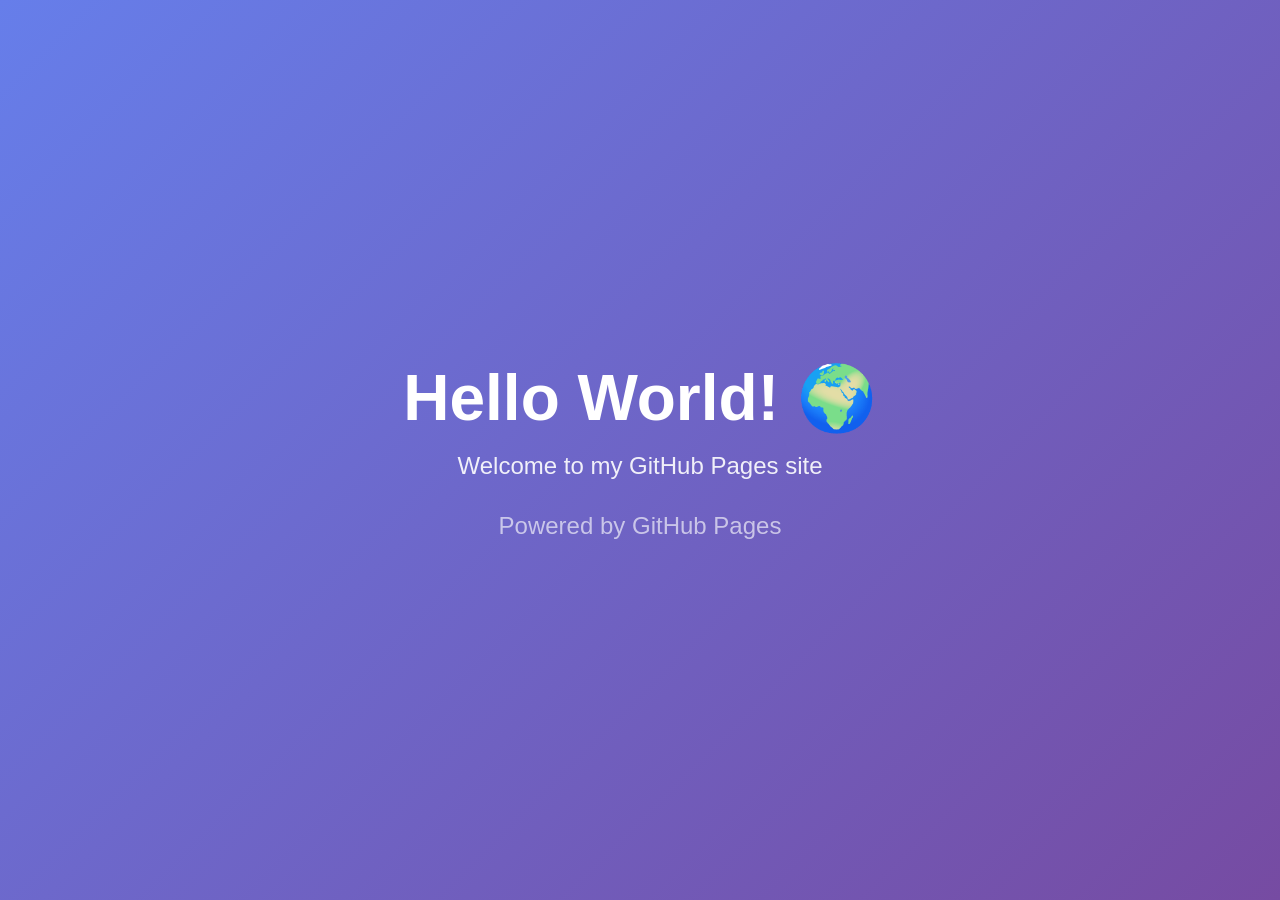
<file: index-backup.html>
<!DOCTYPE html>
<html lang="en">
  <head>
    <meta charset="UTF-8">
    <meta name="viewport" content="width=device-width, initial-scale=1.0">
    <title>Hello World - GitHub Pages</title>
    <style>
      * {
        margin: 0;
        padding: 0;
        box-sizing: border-box;
      }
      
      body {
        font-family: -apple-system, BlinkMacSystemFont, 'Segoe UI', Roboto, 'Helvetica Neue', Arial, sans-serif;
        display: flex;
        justify-content: center;
        align-items: center;
        min-height: 100vh;
        background: linear-gradient(135deg, #667eea 0%, #764ba2 100%);
        color: #fff;
      }
      
      .container {
        text-align: center;
        padding: 2rem;
      }
      
      h1 {
        font-size: 4rem;
        margin-bottom: 1rem;
        animation: fadeIn 1s ease-in;
      }
      
      p {
        font-size: 1.5rem;
        opacity: 0.9;
        animation: fadeIn 1.5s ease-in;
      }
      
      @keyframes fadeIn {
        from {
          opacity: 0;
          transform: translateY(-20px);
        }
        to {
          opacity: 1;
          transform: translateY(0);
        }
      }
      
      .footer {
        margin-top: 2rem;
        font-size: 1rem;
        opacity: 0.7;
      }
    </style>
  </head>
  <body>
    <div class="container">
      <h1>Hello World! 🌍</h1>
      <p>Welcome to my GitHub Pages site</p>
      <div class="footer">
        <p>Powered by GitHub Pages</p>
      </div>
    </div>
  </body>
</html>
</file>
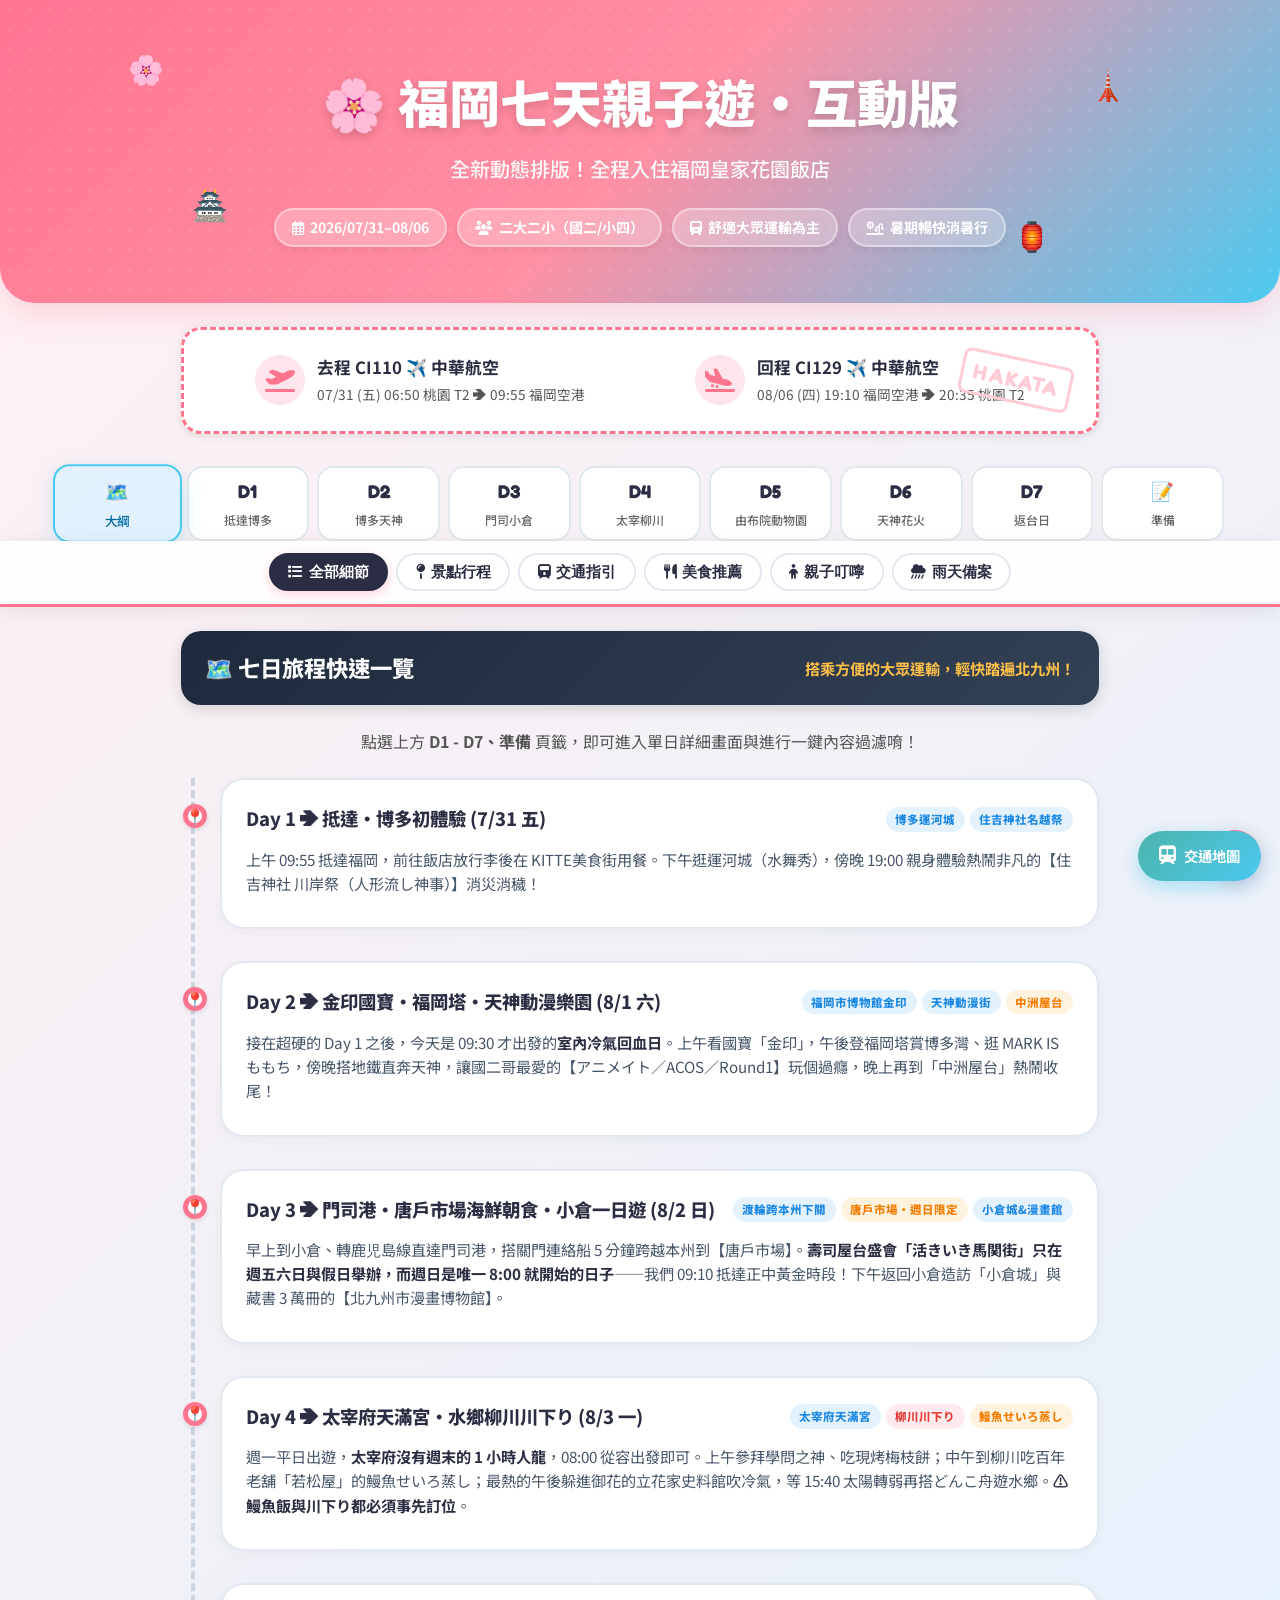
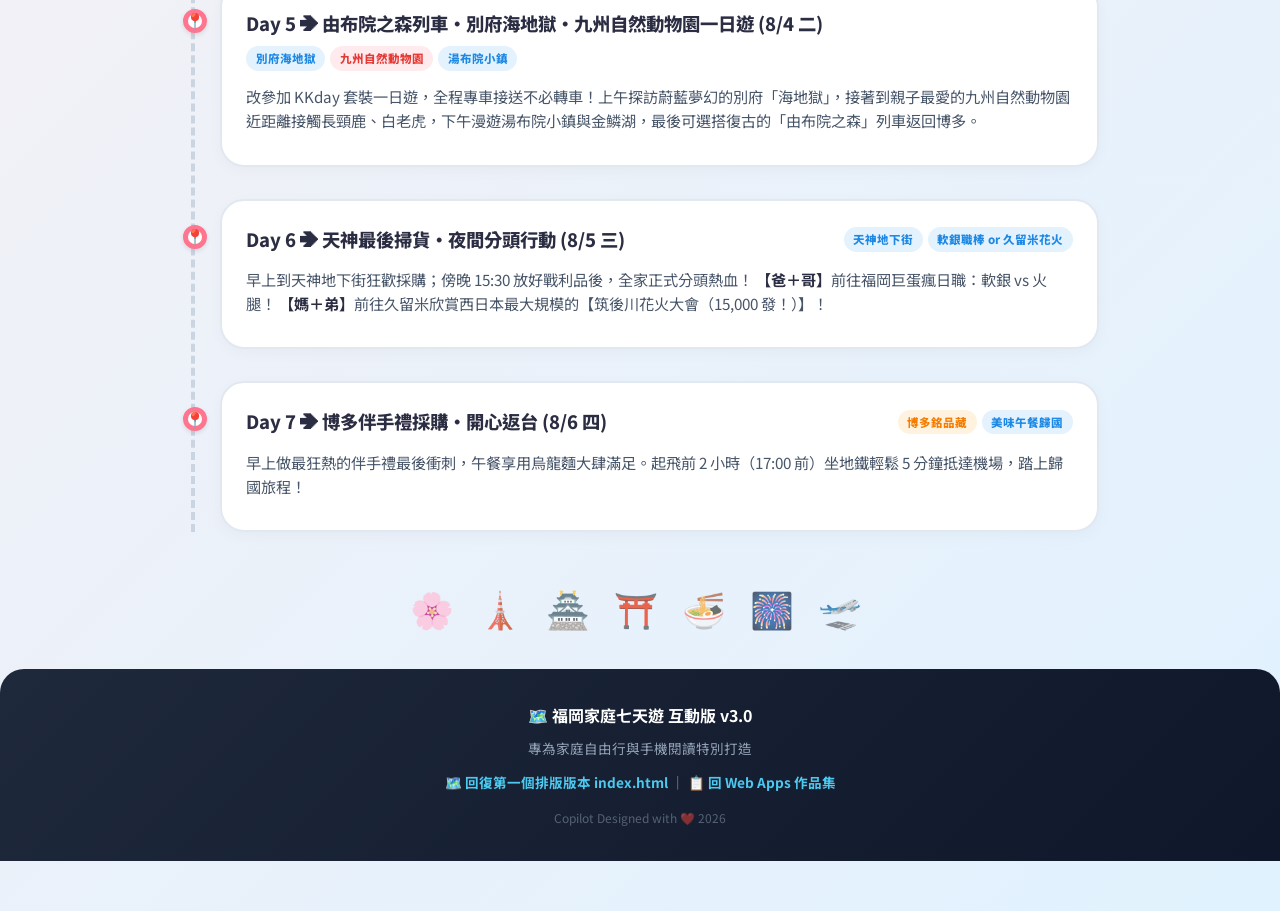
<file: docs/travel/2026-日本福岡/interactive.html>
<!DOCTYPE html>
<html lang="zh-TW">
  <head>
    <meta charset="UTF-8">
    <meta name="viewport" content="width=device-width, initial-scale=1.0">
    <meta name="description" content="福岡家庭七天行程 v2.1 互動好讀版 — 2026/07/31–08/06，親子自由行，全新日系活潑設計，一鍵篩選交通、美食、景點、雨備與分齡說明">
    <title>⚡ 福岡家庭七天・互動好讀版 🇯🇵 | 2026 親子自由行</title>
    <link rel="stylesheet" href="../../../assets/css/common.css">
    
    <!-- 引入可愛的 Google 網頁字型與 FontAwesome 圖示 -->
    <link href="https://fonts.googleapis.com/css2?family=Fredoka+One&family=Mochi+Mochi+One&family=Noto+Sans+TC:wght@400;500;700;900&display=swap" rel="stylesheet">
    <link rel="stylesheet" href="https://cdnjs.cloudflare.com/ajax/libs/font-awesome/6.4.0/css/all.min.css">
    
    <style>
      /* ── 互動版專屬日系活力配色與設計 ── */
      :root {
        --kawaii-pink:    #FF758F;
        --kawaii-lightpink: #FFE5EC;
        --kawaii-blue:    #4CC9F0;
        --kawaii-skyblue: #E0F2FE;
        --kawaii-mint:    #4BB3AA;
        --kawaii-lightmint:#E6F4F1;
        --kawaii-orange:  #F77F00;
        --kawaii-yellow:  #FCBF49;
        --kawaii-cream:   #FEFAE0;
        --kawaii-dark:     #2B2D42;
        --japan-red:      #D90429;
        
        --glass-bg:       rgba(255, 255, 255, 0.85);
        --glass-border:   rgba(255, 255, 255, 0.5);
      }

      body {
        background: linear-gradient(135deg, #FFF0F2 0%, #E0F2FE 100%);
        color: var(--kawaii-dark);
        font-family: 'Noto Sans TC', -apple-system, BlinkMacSystemFont, sans-serif;
        padding-bottom: 50px;
        min-height: 100vh;
      }

      /* ── 頂部繽紛 Banner ── */
      .cute-header {
        position: relative;
        background: linear-gradient(135deg, #FF758F 0%, #FF8FA3 50%, #4CC9F0 100%);
        color: #fff;
        padding: 4rem 1.5rem 3.5rem;
        text-align: center;
        border-radius: 0 0 35px 35px;
        box-shadow: 0 8px 30px rgba(255, 117, 143, 0.25);
        overflow: hidden;
      }
      .cute-header::after {
        content: "";
        position: absolute;
        top: 0; left: 0; right: 0; bottom: 0;
        background-image: radial-gradient(circle, rgba(255,255,255,0.15) 10%, transparent 20%);
        background-size: 20px 20px;
        opacity: 0.5;
      }
      .cute-header .decorations {
        position: absolute;
        width: 100%;
        height: 100%;
        top: 0; left: 0;
        pointer-events: none;
        font-size: 1.8rem;
      }
      .cute-header .decor-item {
        position: absolute;
        animation: float 4s ease-in-out infinite;
      }
      .cute-header .decor-item:nth-child(1) { top: 15%; left: 10%; animation-delay: 0s; }
      .cute-header .decor-item:nth-child(2) { top: 20%; right: 12%; animation-delay: 1s; }
      .cute-header .decor-item:nth-child(3) { bottom: 25%; left: 15%; animation-delay: 2s; }
      .cute-header .decor-item:nth-child(4) { bottom: 15%; right: 18%; animation-delay: 1.5s; }

      @keyframes float {
        0%, 100% { transform: translateY(0) rotate(0deg); }
        50% { transform: translateY(-12px) rotate(8deg); }
      }

      .cute-header h1 {
        font-family: 'Fredoka One', 'Noto Sans TC', sans-serif;
        font-size: clamp(2rem, 6vw, 3.2rem);
        font-weight: 900;
        text-shadow: 0 4px 10px rgba(0,0,0,0.15);
        margin-bottom: 0.5rem;
        display: flex;
        align-items: center;
        justify-content: center;
        gap: 0.5rem;
      }
      .cute-header p {
        font-size: clamp(0.95rem, 3vw, 1.25rem);
        opacity: 0.95;
        font-weight: 500;
        max-width: 600px;
        margin: 0.3rem auto 1.5rem;
        line-height: 1.5;
        border-radius: 12px;
      }
      .cute-meta-container {
        display: flex;
        flex-wrap: wrap;
        gap: 0.6rem;
        justify-content: center;
        max-width: 850px;
        margin: 0 auto;
      }
      .cute-tag {
        background: rgba(255, 255, 255, 0.25);
        border: 2px solid rgba(255, 255, 255, 0.4);
        color: #fff;
        border-radius: 50px;
        padding: 0.4rem 1rem;
        font-size: 0.88rem;
        font-weight: 700;
        backdrop-filter: blur(5px);
        box-shadow: 0 4px 6px rgba(0,0,0,0.05);
        display: flex;
        align-items: center;
        gap: 0.4rem;
        transition: transform 0.2s;
      }
      .cute-tag:hover {
        transform: scale(1.05);
        background: rgba(255, 255, 255, 0.35);
      }

      /* ── 核心功能一：動態分類過濾器 (Filter) ── */
      .filter-toolbar {
        position: sticky;
        top: 0;
        z-index: 100;
        background: rgba(255, 255, 255, 0.92);
        backdrop-filter: blur(10px);
        padding: 0.8rem 1rem;
        border-bottom: 3px solid var(--kawaii-pink);
        box-shadow: 0 4px 20px rgba(0,0,0,0.08);
        display: flex;
        flex-wrap: wrap;
        gap: 0.5rem;
        justify-content: center;
      }
      .filter-btn {
        background: #fff;
        border: 2px solid #e2e8f0;
        color: var(--kawaii-dark);
        padding: 0.45rem 1.1rem;
        font-size: 0.92rem;
        font-weight: 700;
        border-radius: 50px;
        cursor: pointer;
        display: flex;
        align-items: center;
        gap: 0.35rem;
        transition: all 0.25s cubic-bezier(0.175, 0.885, 0.32, 1.275);
      }
      .filter-btn:hover {
        transform: translateY(-2px);
        border-color: var(--kawaii-pink);
        color: var(--kawaii-pink);
        box-shadow: 0 4px 10px rgba(255, 117, 143, 0.15);
      }
      .filter-btn.active {
        background: var(--kawaii-pink);
        border-color: var(--kawaii-pink);
        color: #fff;
        box-shadow: 0 4px 12px rgba(255, 117, 143, 0.3);
      }

      /* 定義篩選特性的色彩樣式 */
      .filter-btn[data-filter="all"].active { background: var(--kawaii-dark); border-color: var(--kawaii-dark); }
      .filter-btn[data-filter="spot"].active { background: #3a86c8; border-color: #3a86c8; }
      .filter-btn[data-filter="transport"].active { background: var(--kawaii-mint); border-color: var(--kawaii-mint); }
      .filter-btn[data-filter="food"].active { background: var(--kawaii-orange); border-color: var(--kawaii-orange); }
      .filter-btn[data-filter="kids"].active { background: var(--japan-red); border-color: var(--japan-red); }
      .filter-btn[data-filter="rain"].active { background: #5a189a; border-color: #5a189a; }

      /* ── 核心功能二：Day 快速卡片式主導覽 (Day Tabs) ── */
      .day-tabs-wrapper {
        max-width: 1200px;
        margin: 1.5rem auto 0;
        padding: 0 1rem;
      }
      .day-tabs {
        display: grid;
        grid-template-columns: repeat(4, 1fr);
        gap: 0.5rem;
      }
      @media(min-width: 768px) {
        .day-tabs {
          grid-template-columns: repeat(9, 1fr);
        }
      }
      .day-tab-card {
        background: #fff;
        border: 2px solid #e1e8ed;
        border-radius: 16px;
        padding: 0.6rem 0.4rem;
        text-align: center;
        cursor: pointer;
        transition: all 0.3s cubic-bezier(0.175, 0.885, 0.32, 1.275);
        display: flex;
        flex-direction: column;
        align-items: center;
        gap: 0.2rem;
      }
      .day-tab-card:hover {
        transform: translateY(-4px) scale(1.03);
        border-color: var(--kawaii-blue);
        box-shadow: 0 6px 15px rgba(76, 201, 240, 0.15);
      }
      .day-tab-card.active {
        background: linear-gradient(135deg, #e3f2fd 0%, #e0f2fe 100%);
        border-color: var(--kawaii-blue);
        color: #0369a1;
        font-weight: 900;
        box-shadow: 0 6px 18px rgba(76, 201, 240, 0.25);
        transform: scale(1.05);
      }
      .day-tab-card .num {
        font-family: 'Fredoka One', sans-serif;
        font-size: 1.15rem;
        font-weight: 800;
      }
      .day-tab-card .name {
        font-size: 0.75rem;
        color: var(--text-secondary);
        font-weight: 500;
      }
      .day-tab-card.active .name {
        color: #0369a1;
      }

      /* ── 主版面 (Container) ── */
      .interactive-container {
        max-width: 950px;
        margin: 1.5rem auto 3rem;
        padding: 0 1rem;
      }

      /* 飛航快速預覽卡 */
      .cute-plane-card {
        background: #fff;
        border-radius: 20px;
        border: 3px dashed var(--kawaii-pink);
        padding: 1.5rem;
        margin-bottom: 2rem;
        box-shadow: var(--shadow-small);
        display: flex;
        flex-direction: column;
        gap: 1rem;
        position: relative;
      }
      .cute-plane-card .stamp {
        position: absolute;
        right: 1.5rem;
        top: 50%;
        transform: translateY(-50%) rotate(12deg);
        border: 3px solid #ffccd5;
        border-radius: 8px;
        color: #ffccd5;
        font-family: 'Fredoka One', sans-serif;
        padding: 0.2rem 0.6rem;
        font-size: 1.3rem;
        letter-spacing: 2px;
        pointer-events: none;
        font-weight: 900;
      }
      @media(min-width: 600px) {
        .cute-plane-card {
          flex-direction: row;
          justify-content: space-around;
          align-items: center;
        }
      }
      .plane-col {
        display: flex;
        align-items: center;
        gap: 0.8rem;
      }
      .plane-icon-circle {
        background: var(--kawaii-lightpink);
        color: var(--kawaii-pink);
        width: 50px; height: 50px;
        border-radius: 50%;
        display: flex;
        align-items: center;
        justify-content: center;
        font-size: 1.5rem;
        flex-shrink: 0;
      }
      .plane-desc strong {
        display: block;
        color: var(--kawaii-dark);
        font-size: 1.05rem;
      }
      .plane-desc small {
        color: #555;
        font-size: 0.85rem;
      }

      /* ── 核心功能三：每一天的行程容器 (Day Section) ── */
      .trip-day-section {
        display: none; /* 預設隱藏，由 JS 控制 active */
        animation: slideIn 0.4s cubic-bezier(0.165, 0.84, 0.44, 1) forwards;
      }
      .trip-day-section.active {
        display: block;
      }

      @keyframes slideIn {
        from { opacity: 0; transform: translateY(20px); }
        to { opacity: 1; transform: translateY(0); }
      }

      .day-summary-header {
        background: linear-gradient(135deg, #1e293b 0%, #334155 100%);
        color: white;
        border-radius: 20px;
        padding: 1.2rem 1.5rem;
        margin-bottom: 1.5rem;
        box-shadow: var(--shadow-medium);
        display: flex;
        flex-wrap: wrap;
        align-items: center;
        justify-content: space-between;
        gap: 0.8rem;
      }
      .day-summary-header .title-group {
        display: flex;
        align-items: baseline;
        gap: 0.6rem;
      }
      .day-summary-header h2 {
        font-size: 1.4rem;
        font-weight: 800;
        margin: 0;
      }
      .day-summary-header .date {
        font-size: 0.9rem;
        opacity: 0.85;
        background: rgba(255,255,255,0.15);
        padding: 0.2rem 0.6rem;
        border-radius: 6px;
      }
      .day-summary-header .theme {
        font-size: 0.95rem;
        font-weight: 700;
        color: var(--kawaii-yellow);
      }

      /* ── 核心功能四：可愛精美的垂直時間軸 (Timeline) ── */
      .timeline-flow {
        position: relative;
        padding-left: 25px;
        margin-left: 10px;
        border-left: 4px dashed #cbd5e1;
        display: flex;
        flex-direction: column;
        gap: 2rem;
      }

      /* 每一項節點 (純 CSS 過濾效果過渡) */
      .node-card {
        position: relative;
        background: #fff;
        border-radius: 24px;
        border: 2px solid #e2e8f0;
        padding: 1.5rem;
        box-shadow: 0 4px 15px rgba(0,0,0,0.03);
        transition: all 0.3s ease;
      }
      .node-card:hover {
        transform: translateY(-4px);
        box-shadow: var(--shadow-medium);
      }

      /* 時間軸節點小圓點 */
      .node-dot {
        position: absolute;
        left: -39px;
        top: 1.5rem;
        width: 24px;
        height: 24px;
        border-radius: 50%;
        background: #fff;
        border: 5px solid var(--kawaii-pink);
        z-index: 10;
        box-shadow: 0 2px 5px rgba(0,0,0,0.1);
        display: flex;
        align-items: center;
        justify-content: center;
        transition: all 0.3s;
      }
      .node-card:hover .node-dot {
        transform: scale(1.2);
        background: var(--kawaii-pink);
      }

      /* 行程標題與標籤 */
      .node-header {
        display: flex;
        flex-wrap: wrap;
        align-items: center;
        justify-content: space-between;
        gap: 0.5rem;
        margin-bottom: 0.8rem;
      }
      .node-title {
        font-size: 1.15rem;
        font-weight: 800;
        color: var(--kawaii-dark);
        display: flex;
        align-items: center;
        gap: 0.4rem;
      }
      .node-badge-group {
        display: flex;
        gap: 0.3rem;
        flex-wrap: wrap;
      }
      .node-badge {
        font-size: 0.72rem;
        font-weight: 800;
        padding: 0.2rem 0.6rem;
        border-radius: 50px;
        display: flex;
        align-items: center;
        gap: 0.2rem;
      }
      
      /* 對應分類標籤色系 */
      .badge-spot { background: #e3f2fd; color: #1e88e5; }
      .badge-transport { background: var(--kawaii-lightmint); color: var(--kawaii-mint); }
      .badge-food { background: #fff3e0; color: #f57c00; }
      .badge-kids { background: #ffebee; color: #e53935; }
      .badge-rain { background: #f3e5f5; color: #8e24aa; }

      /* 清晰且活潑的交通、美食特別呈現 */
      .transport-accent {
        background: linear-gradient(135deg, var(--kawaii-lightmint) 0%, #f0fdfa 100%);
        border-left: 6px solid var(--kawaii-mint) !important;
      }
      .transport-accent .node-dot { border-color: var(--kawaii-mint); }
      
      .food-accent {
        background: linear-gradient(135deg, #fffcf0 0%, #fffbf2 100%);
        border-left: 6px solid var(--kawaii-yellow) !important;
      }
      .food-accent .node-dot { border-color: var(--kawaii-yellow); }

      .rain-accent {
        background: linear-gradient(135deg, #faf5ff 0%, #f5f0ff 100%);
        border-left: 6px solid #a855f7 !important;
      }
      .rain-accent .node-dot { border-color: #a855f7; }

      /* 各區塊內文排版整理 */
      .node-body {
        font-size: 0.95rem;
        line-height: 1.6;
        color: #475569;
      }
      .node-body p { margin-bottom: 0.5rem; }
      .node-body strong { color: var(--kawaii-dark); }
      
      .cute-list {
        list-style: none;
        padding-left: 0;
        margin-top: 0.5rem;
      }
      .cute-list li {
        position: relative;
        padding-left: 1.25rem;
        margin-bottom: 0.4rem;
        font-size: 0.9rem;
      }
      .cute-list li::before {
        content: "🌟";
        position: absolute;
        left: 0;
        top: 1px;
        font-size: 0.8rem;
      }

      /* 親子＆提示卡 */
      .tip-highlight {
        background: #fdf2f8;
        border-radius: 12px;
        border: 1px solid #fbcfe8;
        padding: 0.75rem 1rem;
        margin-top: 0.8rem;
        font-size: 0.88rem;
        color: #be185d;
        display: flex;
        gap: 0.4rem;
        align-items: flex-start;
      }
      .tip-highlight i { margin-top: 0.15rem; font-size: 1rem; }

      /* 交通路跑、轉乘呈現 (好讀交通) */
      .route-visual {
        background: #f8fafc;
        border-radius: 12px;
        border: 1px solid #e2e8f0;
        padding: 0.8rem;
        margin-top: 0.6rem;
        display: flex;
        flex-direction: column;
        gap: 0.5rem;
      }
      .route-step {
        display: flex;
        align-items: center;
        gap: 0.6rem;
        font-size: 0.85rem;
        color: #475569;
      }
      .route-step .time-bubble {
        background: #cbd5e1;
        color: #334155;
        border-radius: 30px;
        padding: 0.1rem 0.5rem;
        font-size: 0.75rem;
        font-weight: 700;
        font-family: monospace;
      }
      .route-arrow {
        align-self: flex-start;
        margin-left: 1.5rem;
        color: #94a3b8;
        font-size: 0.75rem;
      }

      /* 網美地圖或外部連結按鈕 */
      .map-glow-btn {
        display: inline-flex;
        align-items: center;
        gap: 0.3rem;
        background: #fff;
        border: 2px solid #cbd5e1;
        color: #475569;
        text-decoration: none;
        padding: 0.25rem 0.6rem;
        font-size: 0.8rem;
        font-weight: 700;
        border-radius: 30px;
        transition: all 0.2s;
        margin-top: 0.5rem;
      }
      .map-glow-btn:hover {
        border-color: var(--kawaii-blue);
        color: #0284c7;
        background: #f0f9ff;
        transform: translateY(-1px);
      }

      /* ── 交通地圖速查：浮動按鈕與燈箱 Modal ── */
      .transit-map-fab {
        position: fixed;
        right: 1.2rem;
        bottom: 1.2rem;
        z-index: 999;
        background: linear-gradient(135deg, var(--kawaii-mint), var(--kawaii-blue));
        color: #fff;
        border: none;
        border-radius: 50px;
        padding: 0.9rem 1.3rem;
        font-family: 'Noto Sans TC', sans-serif;
        font-weight: 700;
        font-size: 0.9rem;
        box-shadow: 0 6px 20px rgba(76, 201, 240, 0.45);
        display: flex;
        align-items: center;
        gap: 0.5rem;
        cursor: pointer;
        transition: transform 0.2s ease, box-shadow 0.2s ease;
      }
      .transit-map-fab:hover {
        transform: translateY(-3px) scale(1.03);
        box-shadow: 0 10px 26px rgba(76, 201, 240, 0.55);
      }
      .transit-map-fab i.fa-train-subway { font-size: 1.2rem; }

      .transit-map-modal {
        display: none;
        position: fixed;
        inset: 0;
        background: rgba(43, 45, 66, 0.6);
        backdrop-filter: blur(3px);
        z-index: 1000;
        align-items: center;
        justify-content: center;
        padding: 1.5rem;
      }
      .transit-map-modal.active { display: flex; }

      .transit-map-modal-content {
        background: #fff;
        border-radius: 24px;
        max-width: 800px;
        width: 100%;
        max-height: 90vh;
        overflow-y: auto;
        padding: 1.8rem;
        position: relative;
        box-shadow: 0 20px 50px rgba(0,0,0,0.3);
      }
      .transit-map-modal-content h3 {
        font-family: 'Fredoka One', 'Noto Sans TC', sans-serif;
        color: var(--kawaii-dark);
        margin-bottom: 1rem;
        display: flex;
        align-items: center;
        gap: 0.5rem;
        font-size: 1.3rem;
      }
      .transit-map-close {
        position: absolute;
        top: 1rem;
        right: 1rem;
        background: var(--kawaii-lightpink);
        border: none;
        width: 36px;
        height: 36px;
        border-radius: 50%;
        color: var(--japan-red);
        font-size: 1.1rem;
        cursor: pointer;
        transition: background 0.2s;
      }
      .transit-map-close:hover { background: var(--kawaii-pink); color: #fff; }

      .transit-map-tabs {
        display: flex;
        flex-wrap: wrap;
        gap: 0.5rem;
        margin-bottom: 1.2rem;
      }
      .transit-tab-btn {
        border: 2px solid var(--kawaii-mint);
        background: #fff;
        color: var(--kawaii-mint);
        border-radius: 50px;
        padding: 0.5rem 1rem;
        font-weight: 700;
        font-size: 0.85rem;
        cursor: pointer;
        display: flex;
        align-items: center;
        gap: 0.4rem;
        transition: all 0.2s;
      }
      .transit-tab-btn.active, .transit-tab-btn:hover {
        background: var(--kawaii-mint);
        color: #fff;
      }

      .transit-map-pane { display: none; text-align: center; }
      .transit-map-pane.active { display: block; animation: slideIn 0.3s ease forwards; }
      .transit-map-pane img {
        max-width: 100%;
        border-radius: 12px;
        border: 1px solid #eee;
        box-shadow: 0 4px 12px rgba(0,0,0,0.08);
      }
      .transit-map-actions { margin-top: 1rem; }
      .transit-map-credit {
        margin-top: 0.6rem;
        font-size: 0.75rem;
        color: #888;
      }
      .transit-map-pdf-card {
        padding: 2.5rem 1.5rem;
        background: var(--kawaii-lightmint);
        border-radius: 16px;
      }
      .transit-map-pdf-card i {
        font-size: 3rem;
        color: var(--kawaii-mint);
        margin-bottom: 1rem;
      }
      .transit-map-pdf-card p {
        margin-bottom: 1.2rem;
        color: var(--kawaii-dark);
        line-height: 1.6;
      }

      @media (max-width: 600px) {
        .transit-map-fab .fab-label { display: none; }
        .transit-map-fab { padding: 0.9rem; border-radius: 50%; }
      }

      /* 美食餐廳表格推薦 */
      .cute-table-wrap {
        overflow-x: auto;
        border-radius: 12px;
        border: 1px solid #e2e8f0;
        margin-top: 0.8rem;
      }
      .cute-table-wrap table {
        width: 100%;
        border-collapse: collapse;
        font-size: 0.88rem;
        text-align: left;
      }
      .cute-table-wrap th {
        background: #f8fafc;
        color: #334155;
        padding: 0.6rem 0.8rem;
        font-weight: 700;
        border-bottom: 2px solid #e2e8f0;
      }
      .cute-table-wrap td {
        padding: 0.6rem 0.8rem;
        border-bottom: 1px solid #e2e8f0;
        color: #475569;
      }
      .cute-table-wrap tr:last-child td { border-bottom: none; }

      /* 展開參考連結按鈕與表格 */
      .interactive-accordion {
        margin-top: 0.8rem;
      }
      .accordion-btn {
        background: #f1f5f9;
        border: none;
        width: 100%;
        text-align: left;
        padding: 0.5rem 0.8rem;
        font-size: 0.82rem;
        font-weight: 700;
        color: #64748b;
        border-radius: 8px;
        cursor: pointer;
        display: flex;
        justify-content: space-between;
        align-items: center;
        transition: background 0.2s;
      }
      .accordion-btn:hover { background: #e2e8f0; }
      .accordion-content {
        display: none;
        padding: 0.5rem 0.2rem 0;
      }
      .accordion-content.open { display: block; }

      /* ── 核心功能五：互動行程打卡清單 (Interactive Checklist) ── */
      .checklist-card {
        background: #fff;
        border-radius: 24px;
        border: 3px solid var(--kawaii-lightpink);
        padding: 1.5rem;
        box-shadow: var(--shadow-medium);
      }
      .checklist-card h3 {
        color: var(--kawaii-pink);
        font-size: 1.25rem;
        font-weight: 800;
        margin-bottom: 0.8rem;
        display: flex;
        align-items: center;
        gap: 0.4rem;
      }
      .checklist-item {
        display: flex;
        align-items: flex-start;
        gap: 0.6rem;
        padding: 0.5rem 0;
        border-bottom: 1px solid #f1f5f9;
        cursor: pointer;
        font-size: 0.92rem;
        transition: opacity 0.2s;
      }
      .checklist-item:last-child { border-bottom: none; }
      .checklist-item input {
        margin-top: 0.2rem;
        accent-color: var(--kawaii-pink);
        width: 18px; height: 18px;
        cursor: pointer;
      }
      .checklist-item.checked {
        opacity: 0.6;
      }
      .checklist-item.checked span {
        text-decoration: line-through;
        color: #94a3b8;
      }

      /* ── 核心功能六：個人專屬備忘錄 (Interactive Notes) ── */
      .notes-card {
        background: #fff;
        border-radius: 24px;
        border: 2px solid var(--kawaii-skyblue);
        padding: 1.5rem;
        margin-top: 2rem;
        box-shadow: var(--shadow-medium);
      }
      .notes-card h3 {
        color: #0284c7;
        font-size: 1.25rem;
        font-weight: 800;
        margin-bottom: 0.8rem;
        display: flex;
        align-items: center;
        gap: 0.4rem;
      }
      .notes-textarea {
        width: 100%;
        height: 100px;
        border-radius: 12px;
        border: 2px solid #cbd5e1;
        padding: 0.75rem;
        font-family: inherit;
        font-size: 0.9rem;
        resize: vertical;
        outline: none;
        transition: border-color 0.2s;
      }
      .notes-textarea:focus {
        border-color: var(--kawaii-blue);
      }
      .save-indicator {
        font-size: 0.78rem;
        color: #059669;
        display: none;
        align-items: center;
        gap: 0.2rem;
        margin-top: 0.4rem;
        font-weight: 500;
      }

      /* ── 底部櫻花與頁尾面 ── */
      .bottom-illustration {
        text-align: center;
        font-size: 2.2rem;
        margin: 3rem 0 1rem;
        letter-spacing: 0.5rem;
        opacity: 0.7;
      }
      .interactive-footer {
        background: linear-gradient(135deg, #1e293b 0%, #0f172a 100%);
        color: #94a3b8;
        border-radius: 24px 24px 0 0;
        padding: 2rem 1.5rem;
        text-align: center;
        font-size: 0.85rem;
        margin-top: 2rem;
        line-height: 1.8;
      }
      .interactive-footer a {
        color: var(--kawaii-blue);
        text-decoration: none;
        font-weight: 700;
      }
      .interactive-footer a:hover { text-decoration: underline; }
      
      /* 返回首頁精美浮動按鈕 */
      .floating-home-btn {
        position: fixed;
        bottom: 20px;
        right: 20px;
        background: var(--kawaii-pink);
        color: #fff;
        width: 50px; height: 50px;
        border-radius: 50%;
        display: flex;
        align-items: center;
        justify-content: center;
        font-size: 1.3rem;
        box-shadow: 0 4px 15px rgba(255, 117, 143, 0.4);
        z-index: 999;
        text-decoration: none;
        transition: all 0.3s;
      }
      .floating-home-btn:hover {
        transform: scale(1.1) rotate(360deg);
        background: var(--japan-red);
      }
    </style>
  </head>
  <body>

    <!-- 櫻花浮動背景配件 -->
    <a href="../../../index.html" class="floating-home-btn" title="回作品集首頁">
      <i class="fa-solid fa-home"></i>
    </a>

    <!-- ── 頂部活力 Header ── -->
    <header class="cute-header">
      <div class="decorations">
        <span class="decor-item">🌸</span>
        <span class="decor-item">🗼</span>
        <span class="decor-item">🏯</span>
        <span class="decor-item">🏮</span>
      </div>
      <h1>🌸 福岡七天親子遊・互動版</h1>
      <p>全新動態排版！全程入住福岡皇家花園飯店</p>
      <div class="cute-meta-container">
        <span class="cute-tag"><i class="fa-regular fa-calendar-days"></i> 2026/07/31–08/06</span>
        <span class="cute-tag"><i class="fa-solid fa-users"></i> 二大二小（國二/小四）</span>
        <span class="cute-tag"><i class="fa-solid fa-train"></i> 舒適大眾運輸為主</span>
        <span class="cute-tag"><i class="fa-solid fa-sun-plant-wilt"></i> 暑期暢快消暑行</span>
      </div>
    </header>

    <!-- ── 快速飛航視窗 ── -->
    <div class="interactive-container" style="margin-bottom:0;">
      <div class="cute-plane-card">
        <span class="stamp">HAKATA</span>
        <div class="plane-col">
          <div class="plane-icon-circle"><i class="fa-solid fa-plane-departure"></i></div>
          <div class="plane-desc">
            <strong>去程 CI110 ✈️ 中華航空</strong>
            <small>07/31 (五) 06:50 桃園 T2 ➔ 09:55 福岡空港</small>
          </div>
        </div>
        <div class="plane-col">
          <div class="plane-icon-circle"><i class="fa-solid fa-plane-arrival"></i></div>
          <div class="plane-desc">
            <strong>回程 CI129 ✈️ 中華航空</strong>
            <small>08/06 (四) 19:10 福岡空港 ➔ 20:35 桃園 T2</small>
          </div>
        </div>
      </div>
    </div>

    <!-- ── 活力 Day 卡片導覽切換 (Day Tabs Selector) ── -->
    <div class="day-tabs-wrapper">
      <div class="day-tabs">
        <div class="day-tab-card active" onclick="switchDay('overview')">
          <span class="num">🗺️</span>
          <span class="name">大綱</span>
        </div>
        <div class="day-tab-card" onclick="switchDay('day1')">
          <span class="num">D1</span>
          <span class="name">抵達博多</span>
        </div>
        <div class="day-tab-card" onclick="switchDay('day2')">
          <span class="num">D2</span>
          <span class="name">博多天神</span>
        </div>
        <div class="day-tab-card" onclick="switchDay('day3')">
          <span class="num">D3</span>
          <span class="name">門司小倉</span>
        </div>
        <div class="day-tab-card" onclick="switchDay('day4')">
          <span class="num">D4</span>
          <span class="name">太宰柳川</span>
        </div>
        <div class="day-tab-card" onclick="switchDay('day5')">
          <span class="num">D5</span>
          <span class="name">由布院動物園</span>
        </div>
        <div class="day-tab-card" onclick="switchDay('day6')">
          <span class="num">D6</span>
          <span class="name">天神花火</span>
        </div>
        <div class="day-tab-card" onclick="switchDay('day7')">
          <span class="num">D7</span>
          <span class="name">返台日</span>
        </div>
        <div class="day-tab-card" onclick="switchDay('prep')">
          <span class="num">📝</span>
          <span class="name">準備</span>
        </div>
      </div>
    </div>

    <!-- ── 分類過濾工具欄 ── -->
    <div class="filter-toolbar">
      <button class="filter-btn active" data-filter="all"><i class="fa-solid fa-list"></i> 全部細節</button>
      <button class="filter-btn" data-filter="spot"><i class="fa-solid fa-map-pin"></i> 景點行程</button>
      <button class="filter-btn" data-filter="transport"><i class="fa-solid fa-train"></i> 交通指引</button>
      <button class="filter-btn" data-filter="food"><i class="fa-solid fa-utensils"></i> 美食推薦</button>
      <button class="filter-btn" data-filter="kids"><i class="fa-solid fa-child"></i> 親子叮嚀</button>
      <button class="filter-btn" data-filter="rain"><i class="fa-solid fa-cloud-showers-heavy"></i> 雨天備案</button>
    </div>

    <!-- ── 主內容區域 ── -->
    <div class="interactive-container">

      <!-- ==================== TAB 0: OVERVIEW ==================== -->
      <section class="trip-day-section active" id="tab-overview">
        <div class="day-summary-header">
          <div class="title-group">
            <h2>🗺️ 七日旅程快速一覽</h2>
          </div>
          <span class="theme">搭乘方便的大眾運輸，輕快踏遍北九州！</span>
        </div>
        
        <p style="margin-bottom:1.5rem; text-align:center; color:#555;">點選上方 <strong>D1 - D7、準備</strong> 頁籤，即可進入單日詳細畫面與進行一鍵內容過濾唷！</p>
        
        <div class="timeline-flow">
          <!-- Overviews -->
          <div class="node-card" onclick="switchDay('day1')" style="cursor:pointer;">
            <div class="node-dot">📍</div>
            <div class="node-header">
              <div class="node-title">Day 1 ➔ 抵達・博多初體驗 (7/31 五)</div>
              <div class="node-badge-group">
                <span class="node-badge badge-spot">博多運河城</span>
                <span class="node-badge badge-spot">住吉神社名越祭</span>
              </div>
            </div>
            <div class="node-body">
              <p>上午 09:55 抵達福岡，前往飯店放行李後在 KITTE美食街用餐。下午逛運河城（水舞秀），傍晚 19:00 親身體驗熱鬧非凡的【住吉神社 川岸祭（人形流し神事）】消災消穢！</p>
            </div>
          </div>

          <div class="node-card" onclick="switchDay('day2')" style="cursor:pointer;">
            <div class="node-dot">📍</div>
            <div class="node-header">
              <div class="node-title">Day 2 ➔ 金印國寶・福岡塔・天神動漫樂園 (8/1 六)</div>
              <div class="node-badge-group">
                <span class="node-badge badge-spot">福岡市博物館金印</span>
                <span class="node-badge badge-spot">天神動漫街</span>
                <span class="node-badge badge-food">中洲屋台</span>
              </div>
            </div>
            <div class="node-body">
              <p>接在超硬的 Day 1 之後，今天是 09:30 才出發的<strong>室內冷氣回血日</strong>。上午看國寶「金印」，午後登福岡塔賞博多灣、逛 MARK IS ももち，傍晚搭地鐵直奔天神，讓國二哥最愛的【アニメイト／ACOS／Round1】玩個過癮，晚上再到「中洲屋台」熱鬧收尾！</p>
            </div>
          </div>

          <div class="node-card" onclick="switchDay('day3')" style="cursor:pointer;">
            <div class="node-dot">📍</div>
            <div class="node-header">
              <div class="node-title">Day 3 ➔ 門司港・唐戶市場海鮮朝食・小倉一日遊 (8/2 日)</div>
              <div class="node-badge-group">
                <span class="node-badge badge-spot">渡輪跨本州下關</span>
                <span class="node-badge badge-food">唐戶市場・週日限定</span>
                <span class="node-badge badge-spot">小倉城&漫畫館</span>
              </div>
            </div>
            <div class="node-body">
              <p>早上到小倉、轉鹿児島線直達門司港，搭關門連絡船 5 分鐘跨越本州到【唐戶市場】。<strong>壽司屋台盛會「活きいき馬関街」只在週五六日與假日舉辦，而週日是唯一 8:00 就開始的日子</strong>——我們 09:10 抵達正中黃金時段！下午返回小倉造訪「小倉城」與藏書 3 萬冊的【北九州市漫畫博物館】。</p>
            </div>
          </div>

          <div class="node-card" onclick="switchDay('day4')" style="cursor:pointer;">
            <div class="node-dot">📍</div>
            <div class="node-header">
              <div class="node-title">Day 4 ➔ 太宰府天滿宮・水鄉柳川川下り (8/3 一)</div>
              <div class="node-badge-group">
                <span class="node-badge badge-spot">太宰府天滿宮</span>
                <span class="node-badge badge-kids">柳川川下り</span>
                <span class="node-badge badge-food">鰻魚せいろ蒸し</span>
              </div>
            </div>
            <div class="node-body">
              <p>週一平日出遊，<strong>太宰府沒有週末的 1 小時人龍</strong>，08:00 從容出發即可。上午參拜學問之神、吃現烤梅枝餅；中午到柳川吃百年老舖「若松屋」的鰻魚せいろ蒸し；最熱的午後躲進御花的立花家史料館吹冷氣，等 15:40 太陽轉弱再搭どんこ舟遊水鄉。<strong>⚠️ 鰻魚飯與川下り都必須事先訂位</strong>。</p>
            </div>
          </div>

          <div class="node-card" onclick="switchDay('day5')" style="cursor:pointer;">
            <div class="node-dot">📍</div>
            <div class="node-header">
              <div class="node-title">Day 5 ➔ 由布院之森列車・別府海地獄・九州自然動物園一日遊 (8/4 二)</div>
              <div class="node-badge-group">
                <span class="node-badge badge-spot">別府海地獄</span>
                <span class="node-badge badge-kids">九州自然動物園</span>
                <span class="node-badge badge-spot">湯布院小鎮</span>
              </div>
            </div>
            <div class="node-body">
              <p>改參加 KKday 套裝一日遊，全程專車接送不必轉車！上午探訪蔚藍夢幻的別府「海地獄」，接著到親子最愛的九州自然動物園近距離接觸長頸鹿、白老虎，下午漫遊湯布院小鎮與金鱗湖，最後可選搭復古的「由布院之森」列車返回博多。</p>
            </div>
          </div>

          <div class="node-card" onclick="switchDay('day6')" style="cursor:pointer;">
            <div class="node-dot">📍</div>
            <div class="node-header">
              <div class="node-title">Day 6 ➔ 天神最後掃貨・夜間分頭行動 (8/5 三)</div>
              <div class="node-badge-group">
                <span class="node-badge badge-spot">天神地下街</span>
                <span class="node-badge badge-spot">軟銀職棒 or 久留米花火</span>
              </div>
            </div>
            <div class="node-body">
              <p>早上到天神地下街狂歡採購；傍晚 15:30 放好戰利品後，全家正式分頭熱血！
                <strong>【爸＋哥】</strong>前往福岡巨蛋瘋日職：軟銀 vs 火腿！
                <strong>【媽＋弟】</strong>前往久留米欣賞西日本最大規模的【筑後川花火大會（15,000 發！）】！
              </p>
            </div>
          </div>

          <div class="node-card" onclick="switchDay('day7')" style="cursor:pointer;">
            <div class="node-dot">📍</div>
            <div class="node-header">
              <div class="node-title">Day 7 ➔ 博多伴手禮採購・開心返台 (8/6 四)</div>
              <div class="node-badge-group">
                <span class="node-badge badge-food">博多銘品藏</span>
                <span class="node-badge badge-spot">美味午餐歸國</span>
              </div>
            </div>
            <div class="node-body">
              <p>早上做最狂熱的伴手禮最後衝刺，午餐享用烏龍麵大肆滿足。起飛前 2 小時（17:00 前）坐地鐵輕鬆 5 分鐘抵達機場，踏上歸國旅程！</p>
            </div>
          </div>
        </div>
      </section>

      <!-- ==================== TAB 1: DAY 1 ==================== -->
      <section class="trip-day-section" id="tab-day1">
        <div class="day-summary-header">
          <div class="title-group">
            <h2>Day 1 ｜ 抵達福岡・博多初體驗</h2>
            <span class="date">7/31 (五)</span>
          </div>
          <span class="theme">🌸 品美食、賞水舞、體驗傳統夏日祭典！</span>
        </div>

        <div class="timeline-flow">
          <!-- 今日交通票券 -->
          <div class="node-card transport-accent" style="border-left: 6px solid #0284c7 !important;" data-category="transport">
            <div class="node-dot"><i class="fa-solid fa-ticket"></i></div>
            <div class="node-header">
              <div class="node-title">🎟️ 今日地下鐵票券：全家單程票即可</div>
              <div class="node-badge-group">
                <span class="node-badge badge-transport">單程票</span>
              </div>
            </div>
            <div class="node-body">
              <div class="cute-table-wrap">
                <table>
                  <thead><tr><th>成員</th><th>今天怎麼買</th></tr></thead>
                  <tbody>
                    <tr><td><strong>爸爸・媽媽</strong></td><td>刷信用卡感應進出（自動封頂 ¥640）</td></tr>
                    <tr><td><strong>👦 哥哥</strong></td><td><strong>單程票 ¥260</strong></td></tr>
                    <tr><td><strong>🧒 弟弟</strong></td><td><strong>單程票 ¥130</strong></td></tr>
                  </tbody>
                </table>
              </div>
              <p>今天只搭 <strong>福岡空港 ➔ 博多 1 趟</strong>，買 1 日券（¥640／¥320）會虧，<strong>不要買</strong>。</p>
            </div>
          </div>

          <!-- Spot 0: 送機接送 -->
          <div class="node-card transport-accent" data-category="transport">
            <div class="node-dot"><i class="fa-solid fa-car"></i></div>
            <div class="node-header">
              <div class="node-title">🚐 國泰世華機場送機接送（已預約）</div>
              <div class="node-badge-group">
                <span class="node-badge badge-transport">交通</span>
              </div>
            </div>
            <div class="node-body">
              <p>已預約國泰世華機場接送，7人座轎車於清晨 <strong>03:30</strong> 到府接送，直達桃園機場 T2，準時搭乘 06:50 CI110 班機。</p>
              <div class="route-visual">
                <div class="route-step">
                  <span class="time-bubble">03:30</span>
                  <span><i class="fa-solid fa-house"></i> 家門口上車（七人座）</span>
                </div>
                <div class="route-arrow"><i class="fa-solid fa-arrow-down"></i> 直達桃園機場</div>
                <div class="route-step">
                  <span class="time-bubble">~05:30</span>
                  <span><i class="fa-solid fa-plane-departure"></i> 桃園機場 T2 準備報到</span>
                </div>
              </div>
              <a href="https://www.youfirst.com.tw/cathaybank/airport/order_completed.aspx?token=eyJ0eXAiOiJKV1QiLCJhbGciOiJIUzI1NiJ9.[base64].3BHUmnodsC7cX6PRJIoDRoRtUUNtZISJLMeZJexDI4E" target="_blank" rel="noopener" class="map-glow-btn"><i class="fa-solid fa-file-invoice"></i> 國泰世華機場接送預約平台 - 訂單查詢</a>
              <div class="tip-highlight">
                <i class="fa-solid fa-circle-info"></i>
                <div>
                  <strong>訂單編號：</strong>F15332762．費用 NT$2,600．請留意此連結內含個人資訊，勿在公開場合分享畫面。
                </div>
              </div>
            </div>
          </div>

          <!-- Spot 1: 行李 -->
          <div class="node-card" data-category="transport">
            <div class="node-dot"><i class="fa-solid fa-suitcase"></i></div>
            <div class="node-header">
              <div class="node-title">🧳 飛機落地與行李運送</div>
              <div class="node-badge-group">
                <span class="node-badge badge-transport">交通</span>
              </div>
            </div>
            <div class="node-body">
              <p>去程 09:55 降落福岡空港，預估約 10:30 可順利出關。<strong>首要攻略是直接去飯店寄放行李</strong>！</p>
              <div class="route-visual">
                <div class="route-step">
                  <span class="time-bubble">10:30</span>
                  <span><i class="fa-solid fa-plane"></i> 福岡空港 (國際航廈)</span>
                </div>
                <div class="route-arrow"><i class="fa-solid fa-arrow-down"></i> 接駁車至國內線航廈</div>
                <div class="route-step">
                  <span class="time-bubble">10:45</span>
                  <span><i class="fa-solid fa-train"></i> 地鐵機場線 ➔ 博多駅 (5分鐘・¥260/人)</span>
                </div>
                <div class="route-arrow"><i class="fa-solid fa-arrow-down"></i> 徒步 10~15 分</div>
                <div class="route-step">
                  <span class="time-bubble">11:00</span>
                  <span><i class="fa-solid fa-hotel"></i> 福岡皇家花園飯店 (櫃台免費寄物)</span>
                </div>
              </div>
              <a href="https://www.google.com/maps/dir/?api=1&destination=福岡皇家花園飯店+博多" target="_blank" rel="noopener" class="map-glow-btn"><i class="fa-solid fa-location-dot"></i> Google地圖導航（飯店）</a>
              <div class="tip-highlight">
                <i class="fa-solid fa-circle-info"></i>
                <div>
                  <strong>宅配行李貼心備選：</strong>如果行李過多不想搬提，可在福岡機場國際航廈直接使用 <strong>ヤマト宅急便</strong> （黑貓大和，約 ¥1,500/件）直送飯店，人即可輕裝展開行程。
                </div>
              </div>
            </div>
          </div>

          <!-- Spot 2: 🍜 午餐 -->
          <div class="node-card food-accent" data-category="food">
            <div class="node-dot"><i class="fa-solid fa-utensils"></i></div>
            <div class="node-header">
              <div class="node-title">🍜 KITTE 博多美味午餐時間</div>
              <div class="node-badge-group">
                <span class="node-badge badge-food">美食</span>
              </div>
            </div>
            <div class="node-body">
              <div class="route-visual">
                <div class="route-step">
                  <span class="time-bubble">11:15</span>
                  <span><i class="fa-solid fa-person-walking"></i> 博多駅直結，步行約 5 分抵達 KITTE 博多 B1F</span>
                </div>
                <div class="route-arrow"><i class="fa-solid fa-clock"></i> 停留約 1 小時</div>
                <div class="route-step">
                  <span class="time-bubble">12:15</span>
                  <span><i class="fa-solid fa-arrow-right"></i> 用餐完畢，步行前往博多運河城</span>
                </div>
              </div>
              <p>推薦：<a href="https://kitte-hakata.jp/" target="_blank" rel="noopener"><strong>博多駅直結 KITTE 博多 B1F「博多美食街道」</strong></a>，好逛冷氣足，以下這幾間全家都愛：</p>
              <div class="cute-table-wrap">
                <table>
                  <thead>
                    <tr>
                      <th>優選名店</th>
                      <th>代表特色</th>
                      <th>適合小評</th>
                    </tr>
                  </thead>
                  <tbody>
                    <tr>
                      <td><strong>一蘭拉麵 KITTE博多</strong></td>
                      <td>隔間式個人豚骨拉麵，孩子能好玩地點餐與享用。</td>
                      <td>★★★★★ 全家最愛</td>
                    </tr>
                    <tr>
                      <td><strong>しんしん ShinShin拉麵</strong></td>
                      <td>在地人口碑清爽型豚骨拉麵，順口且不油膩，極受孩子支持。</td>
                      <td>★★★★★ 老少咸宜</td>
                    </tr>
                    <tr>
                      <td><strong>やりうどん 槍烏龍麵</strong></td>
                      <td>名物槍型脆炸牛蒡，溫和柔軟、甜甜湯頭適合不習慣豚骨的孩子。</td>
                      <td>★★★★☆ 暖肚首選</td>
                    </tr>
                  </tbody>
                </table>
              </div>
              <div class="interactive-accordion">
                <button class="accordion-btn" onclick="toggleLocalAccordion(this)">📖 延伸最新攻略 & 餐廳細節 <i class="fa-solid fa-chevron-down"></i></button>
                <div class="accordion-content">
                  <p>「博多美食街道」有長條走廊，除了拉麵和烏龍麵外，大部份店鋪都提供兒童坐椅。下午兩點前可能微排隊，先在登記本簽名喔！</p>
                </div>
              </div>
              <a href="https://www.google.com/maps/dir/?api=1&destination=KITTE博多" target="_blank" rel="noopener" class="map-glow-btn"><i class="fa-solid fa-location-dot"></i> Google地圖導航（KITTE 博多）</a>
            </div>
          </div>

          <!-- Spot 3: 🛍️ 博多運河城 -->
          <div class="node-card" data-category="spot">
            <div class="node-dot"><i class="fa-solid fa-bag-shopping"></i></div>
            <div class="node-header">
              <div class="node-title">🛍️ <a href="https://bobbytravel.tw/canal-city-hakata/" target="_blank" rel="noopener">博多運河城 Canal City</a></div>
              <div class="node-badge-group">
                <span class="node-badge badge-spot">景點</span>
                <span class="node-badge badge-kids">親子</span>
              </div>
            </div>
            <div class="node-body">
              <div class="route-visual">
                <div class="route-step">
                  <span class="time-bubble">12:15</span>
                  <span><i class="fa-solid fa-person-walking"></i> 博多駅 Hakata Exit 步行約 6 分抵達</span>
                </div>
                <div class="route-arrow"><i class="fa-solid fa-clock"></i> 停留約 2 小時</div>
                <div class="route-step">
                  <span class="time-bubble">14:15</span>
                  <span><i class="fa-solid fa-arrow-right"></i> 步行返回博多方向，前往住吉神社</span>
                </div>
              </div>
              <p>擁有美麗運河貫穿的經典地標商場。</p>
              <ul class="cute-list">
                <li><strong>整點水舞秀：</strong>每日整點會有震撼音樂水舞，入夜後會有動漫3D投影效果，超值得一看！</li>
                <li><strong>PS Kids & 玩具總動員：</strong>室內互動遊樂場與卡通旗艦展示，對國二哥哥與小四弟弟皆有不小吸引力。</li>
                <li><strong>重要位置提醒：</strong>運河城內的 UNIQLO 在 2026 已歇業，若有採購需求請改逛 <strong>KITTE 博多店</strong>。</li>
              </ul>
              <a href="https://www.google.com/maps/dir/?api=1&destination=Canal+City+Hakata" target="_blank" rel="noopener" class="map-glow-btn"><i class="fa-solid fa-location-dot"></i> Google地圖導航（運河城）</a>
            </div>
          </div>

          <!-- Spot 4: ⛩️ 住吉神社 -->
          <div class="node-card" data-category="spot">
            <div class="node-dot"><i class="fa-solid fa-gopuran"></i></div>
            <div class="node-header">
              <div class="node-title">⛩️ <a href="https://www.nihondaiichisumiyoshigu.jp/rituals/" target="_blank" rel="noopener">住吉神社「名越祭・川岸祭」</a></div>
              <div class="node-badge-group">
                <span class="node-badge badge-spot">景點</span>
                <span class="node-badge badge-kids">親子精推</span>
              </div>
            </div>
            <div class="node-body">
              <p><strong>川岸祭（人形流し神事）19:00 開演 🏮 免費參觀！</strong></p>
              <div class="route-visual">
                <div class="route-step">
                  <span class="time-bubble">18:30</span>
                  <span><i class="fa-solid fa-person-walking"></i> 博多駅步行約 10 分抵達住吉神社</span>
                </div>
                <div class="route-arrow"><i class="fa-solid fa-clock"></i> 停留約 1.5 小時</div>
                <div class="route-step">
                  <span class="time-bubble">20:00</span>
                  <span><i class="fa-solid fa-arrow-right"></i> 川岸祭結束，步行前往晚餐地點</span>
                </div>
              </div>
              <p>歷史悠久的博多住吉神社於 7/31 暑假首日舉辦傳統「名越祭」。用紙人形拂拭身體，承載穢氣罪過後放入川川中流走消災。</p>
              <div class="tip-highlight">
                <i class="fa-solid fa-heart"></i>
                <div>
                  <strong>如何跟孩子玩：</strong>全家在正殿前穿過巨大的<strong>「茅の輪（草環）」</strong>，跟著大人繞圈祈福，再領取紙製人形，體驗最道地的日本江戶夏祭祈福古禮，氣氛超棒！
                </div>
              </div>
              <a href="https://www.google.com/maps/dir/?api=1&destination=住吉神社+博多区+福岡" target="_blank" rel="noopener" class="map-glow-btn"><i class="fa-solid fa-location-dot"></i> Google地圖導航（住吉神社）</a>
            </div>
          </div>

          <!-- Spot 5: 🍽️ 晚餐 & 雨備 -->
          <div class="node-card rain-accent" data-category="rain">
            <div class="node-dot"><i class="fa-solid fa-cloud-showers-water"></i></div>
            <div class="node-header">
              <div class="node-title">☔ Day 1 淋雨不慌！雨天最佳備案</div>
              <div class="node-badge-group">
                <span class="node-badge badge-rain">雨備</span>
              </div>
            </div>
            <div class="node-body">
              <p><strong>🌂 軽雨：</strong>南公園遊步道改逛室內商場；Canal City 水舞秀雨天可在底層有頂區觀賞，照玩不誤！</p>
              <p><strong>🌧️ 大雨／颱風：</strong>捨棄戶外的住吉神社拜殿行程（改天再參拜）！改為<strong>「純室內冷氣逛街吃貨之旅」</strong>：博多駅【AMU PLAZA】+【KITTE 博多 B1F】+【博多運河城】。全程天橋與地下街連通，撐雨傘不用一秒鐘，帶小孩移動超舒服！</p>
            </div>
          </div>
        </div>
      </section>

      <!-- ==================== TAB 2: DAY 2 ==================== -->
      <section class="trip-day-section" id="tab-day2">
        <div class="day-summary-header">
          <div class="title-group">
            <h2>Day 2 ｜ 金印國寶・福岡塔海景・天神動漫樂園</h2>
            <span class="date">8/1 (六)</span>
          </div>
          <span class="theme">❄️ 室內冷氣輕鬆日！博物館、展望塔、動漫聖地一次滿足</span>
        </div>

        <div class="timeline-flow">
          <!-- 今日交通票券 -->
          <div class="node-card transport-accent" style="border-left: 6px solid #0284c7 !important;" data-category="transport">
            <div class="node-dot"><i class="fa-solid fa-ticket"></i></div>
            <div class="node-header">
              <div class="node-title">🎟️ 今日地下鐵票券：⭐ <strong>哥哥＋弟弟都要買 1 日券</strong></div>
              <div class="node-badge-group">
                <span class="node-badge badge-transport">今天要買</span>
              </div>
            </div>
            <div class="node-body">
              <div class="cute-table-wrap">
                <table>
                  <thead><tr><th>成員</th><th>今天怎麼買</th></tr></thead>
                  <tbody>
                    <tr><td><strong>爸爸・媽媽</strong></td><td>刷信用卡感應進出（自動封頂 ¥640）</td></tr>
                    <tr><td><strong>👦 哥哥</strong></td><td>⭐ <strong>1 日乘車券 ¥640</strong>（大人）</td></tr>
                    <tr><td><strong>🧒 弟弟</strong></td><td>⭐ <strong>1 日乘車券 ¥320</strong>（小兒）</td></tr>
                  </tbody>
                </table>
              </div>
              <p><strong>算式：</strong>博多→西新 ¥260 ＋ 西新→天神 ¥260 ＋ 中洲川端→博多 ¥210 ＝ <strong>¥730</strong>（哥哥）／<strong>¥370</strong>（弟弟），都超過 1 日券票價。</p>
              <div class="tip-highlight">
                <i class="fa-solid fa-gift"></i>
                <div>
                  <strong>還能再省：</strong>持 1 日券在<strong>福岡塔</strong>可享入場折扣（約 1 成，另贈小禮），哥哥弟弟各再省約 ¥50。
                </div>
              </div>
              <div class="tip-highlight">
                <i class="fa-solid fa-triangle-exclamation"></i>
                <div>
                  <strong>買了就別走回去：</strong>中洲到博多站步行約 15–20 分走得到，但那樣當天車資只剩 ¥520／¥260，1 日券就白買了。<strong>晚上請搭地鐵回博多。</strong>
                </div>
              </div>
            </div>
          </div>

          <!-- 本日重點 -->
          <div class="node-card" data-category="spot">
            <div class="node-dot"><i class="fa-solid fa-star"></i></div>
            <div class="node-header">
              <div class="node-title">💡 為什麼把這天排在週六？</div>
              <div class="node-badge-group">
                <span class="node-badge badge-kids">體力管理</span>
              </div>
            </div>
            <div class="node-body">
              <p>Day 1 是 03:30 起床搭機、玩到 21:00 才回飯店的超硬日，所以 Day 2 刻意安排成 <strong>09:30 才出發的室內冷氣日</strong>，讓全家回血。動線是一條直線：<strong>博多 ➔ 西新（ももち）➔ 天神（動漫）➔ 中洲屋台 ➔ 博多</strong>，全部在地下鐵空港線上，不必繞路。</p>
              <div class="tip-highlight">
                <i class="fa-solid fa-ticket"></i>
                <div>
                  <strong>票券怎麼買看上方「🎟️ 今日地下鐵票券」卡片</strong>——今天哥哥與弟弟都要買 1 日乘車券，爸媽直接刷卡感應（自動封頂 ¥640）。
                </div>
              </div>
            </div>
          </div>

          <!-- Spot 1: 交通 -->
          <div class="node-card transport-accent" data-category="transport">
            <div class="node-dot"><i class="fa-solid fa-train-subway"></i></div>
            <div class="node-header">
              <div class="node-title">🚇 輕鬆移動！博多 → ももち地區</div>
              <div class="node-badge-group">
                <span class="node-badge badge-transport">交通</span>
              </div>
            </div>
            <div class="node-body">
              <p>搭地下鐵空港線從博多駅到<strong>西新駅約 11 分（¥260）</strong>，再步行約 15 分或轉西鐵巴士即達ももち海濱地區；也可從博多駅直接搭西鐵巴士到「博物館北口・PayPay ドーム前」免轉乘。</p>
              <div class="route-visual" style="background: #eefdf9;">
                <div class="route-step">
                  <span class="time-bubble">09:30</span>
                  <span>JR博多駅 搭地下鐵空港線出發</span>
                </div>
                <div class="route-step">
                  <span class="time-bubble">09:45</span>
                  <span>抵達西新駅 ➔ 步行 or 巴士前往ももち（約 15 分）</span>
                </div>
                <div class="route-step">
                  <span class="time-bubble">10:00</span>
                  <span><i class="fa-solid fa-flag-checkered"></i> 抵達福岡市博物館，開始今日行程</span>
                </div>
              </div>
              <a href="https://www.google.com/maps/dir/?api=1&destination=福岡市博物館" target="_blank" rel="noopener" class="map-glow-btn"><i class="fa-solid fa-location-dot"></i> Google地圖導航（西新駅→博物館）</a>
            </div>
          </div>

          <!-- Spot 2: 博物館 -->
          <div class="node-card" data-category="spot">
            <div class="node-dot"><i class="fa-solid fa-building-columns"></i></div>
            <div class="node-header">
              <div class="node-title">🏛️ <a href="https://museum.city.fukuoka.jp/" target="_blank" rel="noopener">福岡市博物館・國寶金印</a> (10:00 - 12:00)</div>
              <div class="node-badge-group">
                <span class="node-badge badge-spot">景點</span>
                <span class="node-badge badge-kids">親子推薦</span>
              </div>
            </div>
            <div class="node-body">
              <div class="route-visual">
                <div class="route-step">
                  <span class="time-bubble">10:00</span>
                  <span><i class="fa-solid fa-person-walking"></i> 地下鐵「西新」駅步行約 15 分，或西鐵バス「博物館南口」下車即達</span>
                </div>
                <div class="route-arrow"><i class="fa-solid fa-clock"></i> 停留約 2 小時</div>
                <div class="route-step">
                  <span class="time-bubble">12:00</span>
                  <span><i class="fa-solid fa-arrow-right"></i> 參觀完畢，步行前往 MARK IS 午餐</span>
                </div>
              </div>
              <p>鎮館之寶是課本上的<strong>國寶「金印（漢委奴國王印）」</strong>！全館室內冷氣、動線清楚，暑假與雨天都超適合帶孩子。</p>
              <ul class="cute-list">
                <li><strong>入場費：</strong>常設展 大人 ¥200 / 高中大學生 ¥150 / 中學生以下免費</li>
                <li><strong>開放：</strong>9:30–17:30（最終入場 17:00），<strong>週一休 → 8/1 為週六照常開館</strong></li>
              </ul>
              <a href="https://www.google.com/maps/dir/?api=1&destination=福岡市博物館+福岡市" target="_blank" rel="noopener" class="map-glow-btn"><i class="fa-solid fa-location-dot"></i> Google地圖導航（福岡市博物館）</a>
            </div>
          </div>

          <!-- Spot 3: MARK IS 午餐 -->
          <div class="node-card food-accent" data-category="food">
            <div class="node-dot"><i class="fa-solid fa-utensils"></i></div>
            <div class="node-header">
              <div class="node-title">🍽️ <a href="https://www.mec-markis.jp/fukuoka-momochi/" target="_blank" rel="noopener">MARK IS 福岡ももち</a> 午餐 (12:00 - 13:15)</div>
              <div class="node-badge-group">
                <span class="node-badge badge-food">美食</span>
              </div>
            </div>
            <div class="node-body">
              <div class="route-visual">
                <div class="route-step">
                  <span class="time-bubble">12:00</span>
                  <span><i class="fa-solid fa-person-walking"></i> 由福岡市博物館步行可達，同屬ももち地區</span>
                </div>
                <div class="route-arrow"><i class="fa-solid fa-clock"></i> 停留約 1 小時 15 分</div>
                <div class="route-step">
                  <span class="time-bubble">13:15</span>
                  <span><i class="fa-solid fa-arrow-right"></i> 用餐完畢，步行前往福岡塔</span>
                </div>
              </div>
              <p>大型購物中心內有美食街與多間餐廳，選擇多、座位寬敞、冷氣舒適，親子用餐很方便；午餐後還能順逛童裝與生活雜貨。約 ¥1,200/人。</p>
              <a href="https://www.google.com/maps/dir/?api=1&destination=MARK+IS+福岡ももち" target="_blank" rel="noopener" class="map-glow-btn"><i class="fa-solid fa-location-dot"></i> Google地圖導航（MARK IS）</a>
            </div>
          </div>

          <!-- Spot 4: 福岡塔 -->
          <div class="node-card" data-category="spot">
            <div class="node-dot"><i class="fa-solid fa-tower-observation"></i></div>
            <div class="node-header">
              <div class="node-title">🗼 <a href="https://www.fukuokatower.co.jp/" target="_blank" rel="noopener">福岡塔展望</a> (13:15 - 14:15)</div>
              <div class="node-badge-group">
                <span class="node-badge badge-spot">景點</span>
              </div>
            </div>
            <div class="node-body">
              <div class="route-visual">
                <div class="route-step">
                  <span class="time-bubble">13:15</span>
                  <span><i class="fa-solid fa-person-walking"></i> 從 MARK IS 步行可達</span>
                </div>
                <div class="route-arrow"><i class="fa-solid fa-clock"></i> 停留約 1 小時</div>
                <div class="route-step">
                  <span class="time-bubble">14:15</span>
                  <span><i class="fa-solid fa-arrow-right"></i> 展望完畢，步行前往ももち海浜公園</span>
                </div>
              </div>
              <p>高 234m 的海濱地標，123m 全周展望室可眺博多灣與福岡市街，全室內、有冷氣。</p>
              <ul class="cute-list">
                <li><strong>入場費：</strong>大人 ¥800 / 小中學生 ¥500 / 幼兒（4歲以上）¥200</li>
                <li><strong>開放：</strong>9:30–22:00（最終入場 21:30）</li>
              </ul>
              <a href="https://www.google.com/maps/dir/?api=1&destination=福岡タワー+福岡市" target="_blank" rel="noopener" class="map-glow-btn"><i class="fa-solid fa-location-dot"></i> Google地圖導航（福岡塔）</a>
            </div>
          </div>

          <!-- Spot 5: 海濱公園 -->
          <div class="node-card" data-category="spot">
            <div class="node-dot"><i class="fa-solid fa-umbrella-beach"></i></div>
            <div class="node-header">
              <div class="node-title">🌊 ももち海浜公園・マリゾン散策 (14:15 - 14:45)</div>
              <div class="node-badge-group">
                <span class="node-badge badge-spot">景點</span>
                <span class="node-badge badge-kids">親子推薦</span>
              </div>
            </div>
            <div class="node-body">
              <div class="route-visual">
                <div class="route-step">
                  <span class="time-bubble">14:15</span>
                  <span><i class="fa-solid fa-person-walking"></i> 從福岡塔步行可達ももち海浜公園</span>
                </div>
                <div class="route-arrow"><i class="fa-solid fa-clock"></i> 停留約 30 分（大雨或酷暑則直接跳過）</div>
                <div class="route-step">
                  <span class="time-bubble">14:50</span>
                  <span><i class="fa-solid fa-train-subway"></i> 西新駅 ➔ 天神駅（地下鐵約 8 分・¥260）</span>
                </div>
              </div>
              <p>白沙人工海灘與濱海マリゾン設施，可散步吹海風、拍福岡塔美照。<strong>八月午後日照極強，若體感太熱就果斷跳過，提早去天神吹冷氣。</strong></p>
              <a href="https://www.google.com/maps/dir/?api=1&destination=ももち海浜公園" target="_blank" rel="noopener" class="map-glow-btn"><i class="fa-solid fa-location-dot"></i> Google地圖導航（ももち海浜公園）</a>
            </div>
          </div>

          <!-- Spot 6: 天神動漫 -->
          <div class="node-card" data-category="kids">
            <div class="node-dot"><i class="fa-solid fa-gamepad"></i></div>
            <div class="node-header">
              <div class="node-title">🎮 天神動漫宅瘋玩大巡禮 (15:10 - 17:45)</div>
              <div class="node-badge-group">
                <span class="node-badge badge-spot">景點</span>
                <span class="node-badge badge-kids">國二狂熱</span>
              </div>
            </div>
            <div class="node-body">
              <p>下午從西新搭地下鐵 8 分鐘直達天神，接著就是<strong>國二哥哥的主場時間</strong>！三間店步行都在 5 分鐘內，全部室內冷氣。</p>
              <div class="route-visual">
                <div class="route-step">
                  <span class="time-bubble">15:10</span>
                  <span><strong>🎮 <a href="https://www.animate.co.jp/shop/fukuoka-parco/" target="_blank" rel="noopener">アニメイト animate (Parco 6F)</a> :</strong> 九州最大級動漫店，公仔、BD/CD、周邊、同人誌齊全。（停留約 60 分）</span>
                </div>
                <div class="route-step">
                  <span class="time-bubble">16:15</span>
                  <span><strong>🧸 ACOS 天神店 :</strong> Cosplay 小物、模型、精品、扭蛋，小四弟弟也能挖寶。（步行 3 分・停留約 30 分）</span>
                </div>
                <div class="route-step">
                  <span class="time-bubble">16:50</span>
                  <span><strong>🎰 Round1 天神店 :</strong> 巨型夾娃娃機海、太鼓達人節奏音遊，全家同樂！（步行 5 分・停留約 55 分）</span>
                </div>
                <div class="route-step">
                  <span class="time-bubble">17:50</span>
                  <span><i class="fa-solid fa-person-walking"></i> 步行約 12 分前往中洲屋台街</span>
                </div>
              </div>
              <div class="cute-table-wrap" style="margin-top:0.5rem;">
                <a href="https://www.google.com/maps/dir/?api=1&destination=アニメイト+福岡パルコ店" target="_blank" rel="noopener" class="map-glow-btn"><i class="fa-solid fa-location-dot"></i> Google地圖（アニメイト）</a>
                <a href="https://www.google.com/maps/dir/?api=1&destination=ACOS+福岡天神店" target="_blank" rel="noopener" class="map-glow-btn"><i class="fa-solid fa-location-dot"></i> Google地圖（ACOS）</a>
                <a href="https://www.google.com/maps/dir/?api=1&destination=Round1+天神+福岡" target="_blank" rel="noopener" class="map-glow-btn"><i class="fa-solid fa-location-dot"></i> Google地圖（Round1）</a>
              </div>
            </div>
          </div>

          <!-- Spot 7: 中洲屋台 -->
          <div class="node-card food-accent" data-category="food">
            <div class="node-dot"><i class="fa-solid fa-beer-mug-empty"></i></div>
            <div class="node-header">
              <div class="node-title">🏮 中洲屋台街吃拉麵串燒 (18:00 - 19:30)</div>
              <div class="node-badge-group">
                <span class="node-badge badge-food">美食</span>
                <span class="node-badge badge-kids">親子叮嚀</span>
              </div>
            </div>
            <div class="node-body">
              <div class="route-visual">
                <div class="route-step">
                  <span class="time-bubble">18:00</span>
                  <span><i class="fa-solid fa-person-walking"></i> 從 Round1 天神店步行約 12 分抵達中洲屋台街</span>
                </div>
                <div class="route-arrow"><i class="fa-solid fa-clock"></i> 停留約 1.5 小時</div>
                <div class="route-step">
                  <span class="time-bubble">19:40</span>
                  <span><i class="fa-solid fa-arrow-right"></i> 用餐完畢，步行或搭地鐵返回博多住宿</span>
                </div>
              </div>
              <p>夜幕降臨時浪漫紅燈籠。<strong>這天是週六，屋台全部正常出攤！</strong></p>
              <div class="tip-highlight">
                <i class="fa-solid fa-baby"></i>
                <div>
                  <strong>帶弟弟的小撇步：</strong>屋台座位非常擁擠、常有客人抽菸喝酒，若生性害羞的小四弟弟感到不舒服，別勉強排長龍，<strong>果斷前往附近的 KITTE 博多美食街</strong>，在舒服冷氣座位享受明太子或牛雜鍋！
                </div>
              </div>
              <a href="https://www.google.com/maps/dir/?api=1&destination=中洲屋台+博多市+福岡" target="_blank" rel="noopener" class="map-glow-btn"><i class="fa-solid fa-location-dot"></i> Google地圖導航（中洲屋台街）</a>
            </div>
          </div>

          <!-- 雨備 -->
          <div class="node-card rain-accent" data-category="rain">
            <div class="node-dot"><i class="fa-solid fa-cloud-showers-water"></i></div>
            <div class="node-header">
              <div class="node-title">☔ Day 2 淋雨不慌！雨天最佳備案</div>
              <div class="node-badge-group">
                <span class="node-badge badge-rain">雨備</span>
              </div>
            </div>
            <div class="node-body">
              <p><strong>🌂 雨天：</strong>博物館・福岡塔・MARK IS・天神動漫店・Round1 <strong>全部室內</strong>，本日行程幾乎不受影響，只需跳過ももち海浜公園。</p>
              <p><strong>🍜 晚間大雨：</strong>中洲屋台改到 <strong>KITTE 博多 B1F</strong>（步行 15 分），多元料理、座位寬敞，不用淋雨排隊。</p>
              <p><strong>➕ 想加室內點：</strong><strong>福岡市科學館</strong>（六本松，親子互動展）或 <strong>BOSS E・ZO FUKUOKA</strong>（PayPay ドーム旁，室內娛樂）。</p>
            </div>
          </div>
        </div>
      </section>

      <!-- ==================== TAB 3: DAY 3 ==================== -->
      <section class="trip-day-section" id="tab-day3">
        <div class="day-summary-header">
          <div class="title-group">
            <h2>Day 3 ｜ 門司港・跨本州關門連絡船・下關海鮮・小倉古城</h2>
            <span class="date">8/2 (日)</span>
          </div>
          <span class="theme">🚢 5分鐘跨越本州，週日限定的唐戶市場壽司盛會！</span>
        </div>

        <div class="timeline-flow">
          <!-- 今日交通票券 -->
          <div class="node-card transport-accent" style="border-left: 6px solid #0284c7 !important;" data-category="transport">
            <div class="node-dot"><i class="fa-solid fa-ticket"></i></div>
            <div class="node-header">
              <div class="node-title">🎟️ 今日地下鐵票券：今天用不到地下鐵</div>
              <div class="node-badge-group">
                <span class="node-badge badge-transport">不需購買</span>
              </div>
            </div>
            <div class="node-body">
              <p>本日全程為 <strong>JR（新幹線＋在來線）＋關門連絡船</strong>，飯店步行至博多駅，<strong>完全不搭地下鐵</strong>。</p>
              <p>👉 <strong>不要買地下鐵 1 日券。</strong>今天要先買好的是 <strong>博多⇄小倉的新幹線指定席</strong>（暑假週日務必提前訂）。</p>
            </div>
          </div>

          <!-- 週日重點提示 -->
          <div class="node-card food-accent" data-category="food">
            <div class="node-dot"><i class="fa-solid fa-fish-fins"></i></div>
            <div class="node-header">
              <div class="node-title">⭐ 為什麼一定要選週日來唐戶市場？</div>
              <div class="node-badge-group">
                <span class="node-badge badge-food">關鍵情報</span>
              </div>
            </div>
            <div class="node-body">
              <p>唐戶市場的靈魂是壽司屋台盛會「<strong><a href="https://www.karatoichiba.com/bakangai/" target="_blank" rel="noopener">活きいき馬関街</a></strong>」，但它<strong>只在週五・六・日・假日舉辦，平日完全沒有</strong>！</p>
              <div class="cute-table-wrap">
                <table>
                  <thead>
                    <tr>
                      <th>日期</th>
                      <th>馬関街開催</th>
                      <th>開始時間</th>
                    </tr>
                  </thead>
                  <tbody>
                    <tr>
                      <td>週一～週四（平日）</td>
                      <td>❌ 不舉辦（只有一般水產批發）</td>
                      <td>—</td>
                    </tr>
                    <tr>
                      <td>週五・週六</td>
                      <td>✅ 舉辦</td>
                      <td>10:00～15:00</td>
                    </tr>
                    <tr>
                      <td><strong>週日・假日（本日 8/2）</strong></td>
                      <td>✅ <strong>舉辦</strong></td>
                      <td><strong>8:00～15:00</strong></td>
                    </tr>
                  </tbody>
                </table>
              </div>
              <div class="tip-highlight">
                <i class="fa-solid fa-circle-check"></i>
                <div>
                  <strong>完美命中：</strong>週日是唯一 <strong>8:00 就開始</strong>的日子（週五六要等到 10:00），而我們 09:10 搭船抵達唐戶——正好是屋台最熱鬧、食材最齊全的黃金時段！
                </div>
              </div>
            </div>
          </div>

          <!-- Spot 1 -->
          <div class="node-card transport-accent" data-category="transport">
            <div class="node-dot"><i class="fa-solid fa-ship"></i></div>
            <div class="node-header">
              <div class="node-title">⛴️ 搭關門連絡船 5 分鐘橫渡關門海峽</div>
              <div class="node-badge-group">
                <span class="node-badge badge-transport">交通</span>
                <span class="node-badge badge-spot">景點</span>
              </div>
            </div>
            <div class="node-body">
              <p>這趟交通體驗是個超大賣點！從博多新幹線 17 分到小倉、換乘普通電車 10 分至漂亮的歷史小鎮<strong><a href="https://www.kkday.com/zh-tw/blog/mojiko-retro-guide" target="_blank" rel="noopener">門司港</a></strong>。</p>
              <div class="route-visual">
                <div class="route-step">
                  <span class="time-bubble">07:30</span>
                  <span><i class="fa-solid fa-hotel"></i> 飯店出發 → JR博多駅（徒步約 10 分）</span>
                </div>
                <div class="route-step">
                  <span class="time-bubble">07:45</span>
                  <span>🚄 博多 ➔ 小倉 (17分鐘・新幹線) ➔ 門司港 (10分鐘・普通電車)</span>
                </div>
                <div class="route-arrow"><i class="fa-solid fa-clock"></i> 門司港停留約 30 分（レトロ地区散策）</div>
                <div class="route-step">
                  <span class="time-bubble">09:00</span>
                  <span>⛴️ 乘關門連絡船 (5分鐘・票價: 大人 ¥400 / 兒童 ¥200) ➔ <strong>直達下關 唐戶市場</strong></span>
                </div>
              </div>
              <div class="tip-highlight">
                <i class="fa-solid fa-triangle-exclamation"></i>
                <div>
                  <strong>週日新幹線提醒：</strong>8/2 是暑假週日，博多⇄小倉的新幹線指定席請<strong>務必提前於網路購妥</strong>，自由席滿座機率高。
                </div>
              </div>
              <a href="https://www.google.com/maps/dir/?api=1&destination=門司港レトロ地区+北九州市" target="_blank" rel="noopener" class="map-glow-btn"><i class="fa-solid fa-location-dot"></i> Google地圖導航（門司港）</a>
              <a href="https://www.google.com/maps/dir/?api=1&destination=関門連絡船+門司港" target="_blank" rel="noopener" class="map-glow-btn"><i class="fa-solid fa-location-dot"></i> Google地圖（連絡船乘場）</a>
            </div>
          </div>

          <!-- Spot 2 -->
          <div class="node-card food-accent" data-category="food">
            <div class="node-dot"><i class="fa-solid fa-fish"></i></div>
            <div class="node-header">
              <div class="node-title">🐟 <a href="https://www.kkday.com/zh-tw/blog/karato-market" target="_blank" rel="noopener">下關唐戶市場</a>爽吃海鮮壽司朝食</div>
              <div class="node-badge-group">
                <span class="node-badge badge-food">美食</span>
              </div>
            </div>
            <div class="node-body">
              <div class="route-visual">
                <div class="route-step">
                  <span class="time-bubble">09:10</span>
                  <span><i class="fa-solid fa-ship"></i> 連絡船抵達唐戶，步行即達市場</span>
                </div>
                <div class="route-arrow"><i class="fa-solid fa-clock"></i> 停留約 2 小時 20 分</div>
                <div class="route-step">
                  <span class="time-bubble">11:30</span>
                  <span><i class="fa-solid fa-ship"></i> 搭乘關門連絡船返回門司港</span>
                </div>
              </div>
              <p>日本第一「河豚」名港。<strong>週日的馬関街是全週最盛大的一天</strong>，河豚握壽司、鮪魚、竹筴魚一貫貫排開，還能端到市場前廣場或屋頂看著海峽吃。</p>
              <ul class="cute-list">
                <li><strong>超划算壽司拼盤：</strong>新鮮握壽司一個僅 ¥100~400，河豚湯一碗暖烘烘。</li>
                <li><strong>費用目安：</strong>約 ¥1,500–2,000/人（立食壽司＋飲料）。</li>
                <li><strong>門司港燒咖哩：</strong>吃完海鮮坐船回岸，還能再吃烤箱焗烤熱呼呼的起司香濃咖哩！</li>
              </ul>
              <div class="tip-highlight">
                <i class="fa-solid fa-users"></i>
                <div>
                  <strong>週日人潮叮嚀：</strong>週日是馬関街最擠的一天，人氣攤位（河豚・鮪魚）會排隊。建議<strong>一到就先分頭卡位排隊</strong>，買到手再一起到屋頂廣場享用。也請牽好小四弟弟的手。
                </div>
              </div>
              <a href="https://www.google.com/maps/dir/?api=1&destination=唐戸市場+下関市" target="_blank" rel="noopener" class="map-glow-btn"><i class="fa-solid fa-location-dot"></i> Google地圖導航（唐戶市場）</a>
            </div>
          </div>

          <!-- Spot 2b: Clover 票 -->
          <div class="node-card transport-accent" data-category="transport">
            <div class="node-dot"><i class="fa-solid fa-ticket-simple"></i></div>
            <div class="node-header">
              <div class="node-title">🎫 進階玩法：關門海峽 Clover きっぷ（可選）</div>
              <div class="node-badge-group">
                <span class="node-badge badge-transport">交通</span>
                <span class="node-badge badge-kids">體驗加分</span>
              </div>
            </div>
            <div class="node-body">
              <p><strong>大人 ¥1,000 / 兒童 ¥500</strong>。可依序各搭一次「<strong>潮風號觀光列車</strong>」＋「Sanden 巴士（みもすそ川～唐戶）」＋「關門汽船」，繞關門海峽一整圈。</p>
              <div class="route-visual" style="background:#fff7ed;">
                <div class="route-step">
                  <span class="time-bubble">去程</span>
                  <span>門司港 ➔（關門汽船 5 分）➔ 唐戶市場</span>
                </div>
                <div class="route-step">
                  <span class="time-bubble">回程</span>
                  <span>唐戶 ➔（Sanden 巴士）➔ みもすそ川 ➔（<strong>關門人道海底隧道步行約 15 分</strong>）➔ めかり ➔（<strong>潮風號復古列車</strong>）➔ 門司港</span>
                </div>
              </div>
              <ul class="cute-list">
                <li><strong>成本比較：</strong>單純渡輪往返全家約 ¥2,800；改用 Clover 票約 ¥3,500，<strong>只多 ¥700</strong>就多賺到觀光列車＋走路穿越海底隧道。</li>
                <li><strong>代價：</strong>回程要多花約 <strong>1～1.5 小時</strong>，會壓縮門司港レトロ的續逛時間。</li>
                <li><strong>週日運行：</strong>潮風號週末假日必定運行，8/2 沒問題 ✅</li>
                <li><strong>販售：</strong>門司港棧橋發券所、唐戶棧橋、門司港駅觀光案內所、九州鐵道紀念館駅等。</li>
              </ul>
              <a href="https://www.retro-line.net/value_tickets/clover_tickets/" target="_blank" rel="noopener" class="map-glow-btn"><i class="fa-solid fa-up-right-from-square"></i> 關門海峽 Clover きっぷ 官方說明</a>
            </div>
          </div>

          <!-- Spot 3 -->
          <div class="node-card" data-category="spot">
            <div class="node-dot"><i class="fa-solid fa-camera"></i></div>
            <div class="node-header">
              <div class="node-title">🏰 門司港洋風與 <a href="https://www.kkday.com/zh-tw/blog/kokura-castle-guide" target="_blank" rel="noopener">小倉城</a>巡禮</div>
              <div class="node-badge-group">
                <span class="node-badge badge-spot">景點</span>
              </div>
            </div>
            <div class="node-body">
              <div class="route-visual">
                <div class="route-step">
                  <span class="time-bubble">11:45</span>
                  <span><i class="fa-solid fa-person-walking"></i> 門司港レトロ續逛（ブルーウィングもじ等）</span>
                </div>
                <div class="route-step">
                  <span class="time-bubble">13:00</span>
                  <span><i class="fa-solid fa-train"></i> JR 門司港 → 小倉（普通電車約 10 分）</span>
                </div>
                <div class="route-arrow"><i class="fa-solid fa-clock"></i> 小倉城停留約 1 小時</div>
                <div class="route-step">
                  <span class="time-bubble">14:30</span>
                  <span><i class="fa-solid fa-arrow-right"></i> 步行前往漫畫博物館</span>
                </div>
              </div>
              <p>門司港以大正歐式木造車站、好玩的藍翼開合吊橋出名。下午回小倉車站步行至<strong>小倉城</strong>（大人 ¥350 / 兒童 ¥120）。看特別的唐造天守、與 AR 鎧甲勇士穿戴拍照，樂趣不間斷！</p>
              <a href="https://www.google.com/maps/dir/?api=1&destination=小倉城+北九州市" target="_blank" rel="noopener" class="map-glow-btn"><i class="fa-solid fa-location-dot"></i> Google地圖導航（小倉城）</a>
            </div>
          </div>

          <!-- Spot 4 -->
          <div class="node-card" data-category="kids">
            <div class="node-dot"><i class="fa-solid fa-book-open"></i></div>
            <div class="node-header">
              <div class="node-title">🎌 <a href="https://www.kkday.com/zh-tw/blog/kitakyushu-manga-museum-guide" target="_blank" rel="noopener">北九州市漫畫博物館</a> (松本零士原鄉)</div>
              <div class="node-badge-group">
                <span class="node-badge badge-kids">親子推薦</span>
              </div>
            </div>
            <div class="node-body">
              <div class="route-visual">
                <div class="route-step">
                  <span class="time-bubble">14:30</span>
                  <span><i class="fa-solid fa-person-walking"></i> 小倉城步行約 10 分至 Riverwalk 北九州 5F</span>
                </div>
                <div class="route-arrow"><i class="fa-solid fa-clock"></i> 停留約 1.5 小時</div>
                <div class="route-step">
                  <span class="time-bubble">16:00</span>
                  <span><i class="fa-solid fa-arrow-right"></i> 前往リバーウォーク・魚町銀天街購物</span>
                </div>
                <div class="route-step">
                  <span class="time-bubble">17:00</span>
                  <span><i class="fa-solid fa-train"></i> JR小倉出發（新幹線）→ 17:20 JR博多抵達</span>
                </div>
              </div>
              <p><strong>藏書三萬冊 📖 全家看個夠！門票：大人 ¥480 / 中學生 ¥240 / 小學生 ¥120</strong></p>
              <p>設在小倉站旁的 Riverwalk 大樓內。裡面有最酷的《銀河鐵道999》立體角色，以及<strong>超大懶人沙發閱讀區，冷氣超級舒服，可以讓走累了的爸爸和兄弟躺在沙發看一整個下午的漫畫！</strong>每天還有漫畫新手作畫體驗區喔！</p>
              <div class="tip-highlight">
                <i class="fa-solid fa-calendar-check"></i>
                <div>
                  <strong>休館日確認：</strong>漫畫博物館<strong>每週二休館</strong>，8/2（日）照常開館 ✅
                </div>
              </div>
              <a href="https://www.google.com/maps/dir/?api=1&destination=北九州市漫画ミュージアム" target="_blank" rel="noopener" class="map-glow-btn"><i class="fa-solid fa-location-dot"></i> Google地圖導航（漫畫博物館）</a>
            </div>
          </div>

          <!-- 雨備 -->
          <div class="node-card rain-accent" data-category="rain">
            <div class="node-dot"><i class="fa-solid fa-cloud-showers-water"></i></div>
            <div class="node-header">
              <div class="node-title">☔ Day 3 淋雨不慌！雨天最佳備案</div>
              <div class="node-badge-group">
                <span class="node-badge badge-rain">雨備</span>
              </div>
            </div>
            <div class="node-body">
              <p><strong>🌂 輕雨：</strong>門司港レトロ散策縮短（多為有頂走廊）；唐戸市場全室內、関門連絡船輕雨照常航行。</p>
              <p><strong>🌧️ 大雨：</strong>省略門司港戶外散策，直奔<strong>唐戸市場</strong>（室內）大啖海鮮 → 小倉城 → <strong>漫畫博物館</strong>（室內），全程躲雨也精彩。</p>
              <p><strong>🌬️ 強風・連絡船停航：</strong>跳過下關唐戸市場，改在門司港吃招牌<strong>焼きカレー</strong> → 小倉城 → 漫畫博物館 + 魚町銀天街拱廊商店街。</p>
            </div>
          </div>
        </div>
      </section>

      <!-- ==================== TAB 4: DAY 4 ==================== -->
      <section class="trip-day-section" id="tab-day4">
        <div class="day-summary-header">
          <div class="title-group">
            <h2>Day 4 ｜ 太宰府天滿宮・水鄉柳川川下り・鰻魚せいろ蒸し</h2>
            <span class="date">8/3 (一)</span>
          </div>
          <span class="theme">⛩️ 週一沒人潮！古都參拜＋泛舟水鄉＋百年鰻魚飯</span>
        </div>

        <div class="timeline-flow">
          <!-- 今日交通票券 -->
          <div class="node-card transport-accent" style="border-left: 6px solid #0284c7 !important;" data-category="transport">
            <div class="node-dot"><i class="fa-solid fa-ticket"></i></div>
            <div class="node-header">
              <div class="node-title">🎟️ 今日地下鐵票券：全員單程票即可</div>
              <div class="node-badge-group">
                <span class="node-badge badge-transport">單程票</span>
              </div>
            </div>
            <div class="node-body">
              <div class="cute-table-wrap">
                <table>
                  <thead><tr><th>成員</th><th>今天怎麼買</th></tr></thead>
                  <tbody>
                    <tr><td><strong>爸爸・媽媽</strong></td><td>刷信用卡感應進出</td></tr>
                    <tr><td><strong>👦 哥哥</strong></td><td><strong>單程票 ¥210 × 2 趟</strong></td></tr>
                    <tr><td><strong>🧒 弟弟</strong></td><td><strong>單程票 ¥110 × 2 趟</strong></td></tr>
                  </tbody>
                </table>
              </div>
              <p>今天地下鐵只用在 <strong>博多⇄天神 來回 2 趟</strong>（去程接西鐵、回程從天神返宿），哥哥 ¥420／弟弟 ¥220，<strong>都低於 1 日券票價，不要買</strong>。</p>
              <div class="tip-highlight">
                <i class="fa-solid fa-circle-info"></i>
                <div>
                  <strong>西鐵段不用另外買票：</strong>天神⇄太宰府⇄柳川 全部由「<strong>太宰府・柳川觀光套票</strong>」涵蓋。但請記得該套票<strong>不能走自動改札</strong>，要走人工通道出示 QR 給站務員。
                </div>
              </div>
            </div>
          </div>

          <!-- ⚠️ 訂位提醒（最重要，放最前面） -->
          <div class="node-card" style="border-left: 6px solid #dc2626 !important;" data-category="food">
            <div class="node-dot"><i class="fa-solid fa-bell-concierge"></i></div>
            <div class="node-header">
              <div class="node-title">🚨 本日務必事先訂位！兩項預約缺一不可</div>
              <div class="node-badge-group">
                <span class="node-badge badge-food">必辦</span>
                <span class="node-badge badge-rain">重要</span>
              </div>
            </div>
            <div class="node-body">
              <p>柳川這天有兩件事<strong>非訂不可</strong>，兩者都建議在<strong>出發前 3～4 週</strong>完成，最晚不要晚於<strong>出發前 1 週</strong>（8 月是暑假旺季）。</p>

              <div class="cute-table-wrap">
                <table>
                  <thead>
                    <tr>
                      <th>項目</th>
                      <th>怎麼訂</th>
                      <th>建議提前</th>
                    </tr>
                  </thead>
                  <tbody>
                    <tr>
                      <td><strong>① 若松屋<br>鰻魚せいろ蒸し</strong><br>（12:00 入座）</td>
                      <td>
                        ☎️ 電話 <strong>0944-72-3163</strong><br>
                        💬 官方 LINE：<a href="https://lin.ee/hmU50TD" target="_blank" rel="noopener">lin.ee/hmU50TD</a><br>
                        ✉️ <a href="https://wakamatuya.com/contact/" target="_blank" rel="noopener">官網聯絡表單</a>
                      </td>
                      <td><strong>3～4 週前</strong><br>（最晚 1 週前）</td>
                    </tr>
                    <tr>
                      <td><strong>② 川下り<br>松月乘船場</strong><br>（15:40 午後便首班）</td>
                      <td>
                        🖥️ <a href="https://widgets.bokun.io/online-sales/c6a9fb8f-b763-40eb-b9a4-1d097fbe6de5/product-list/52977" target="_blank" rel="noopener">官方線上預約系統</a><br>
                        ☎️ 電話 <strong>0944-72-6177</strong>（受付 9:30–15:00・年中無休）
                      </td>
                      <td><strong>3～4 週前</strong><br>（最晚 1 週前）</td>
                    </tr>
                  </tbody>
                </table>
              </div>

              <div class="tip-highlight">
                <i class="fa-solid fa-triangle-exclamation"></i>
                <div>
                  <strong>若松屋的預約規則很特別：</strong>店家<strong>「週末、假日與當日一律不接受預約」</strong>，只有平日可以訂。8/3 剛好是<strong>週一（平日）</strong>，所以我們訂得到——這正是把柳川排在週一的好處之一。另外請注意，<strong>元祖本吉屋本店每週一公休</strong>，8/3 去會撲空，所以本行程選用若松屋。
                </div>
              </div>

              <div class="tip-highlight">
                <i class="fa-solid fa-clock"></i>
                <div>
                  <strong>為什麼 15:40 這班一定要先訂？</strong>2026 年夏季（7/1–9/15）川下り因熱中症對策，<strong>中午 11:10–15:40 全面停航</strong>，15:40 是午後便的<strong>第一班</strong>，停航期間積壓的遊客全擠這班，現場排隊風險最高。
                </div>
              </div>

              <div class="tip-highlight">
                <i class="fa-solid fa-circle-question"></i>
                <div>
                  <strong>若使用西鐵「太宰府・柳川觀光套票」：</strong>套票已內含川下り乘船券，但<strong>是否能用它線上指定 15:40 班次並未明確公告</strong>。請在訂位時一併致電松月（0944-72-6177）確認；若不能指定，就<strong>直接線上另購 15:40 船票</strong>，或提早 30 分到乘船場排隊。
                </div>
              </div>
            </div>
          </div>

          <!-- 本日時序 -->
          <div class="node-card transport-accent" data-category="transport">
            <div class="node-dot"><i class="fa-solid fa-route"></i></div>
            <div class="node-header">
              <div class="node-title">🚃 本日交通與時序（西鐵一線到底）</div>
              <div class="node-badge-group">
                <span class="node-badge badge-transport">交通</span>
              </div>
            </div>
            <div class="node-body">
              <p>今天全程走西鐵天神大牟田線：<strong>天神 ➔ 太宰府 ➔（二日市轉特急）➔ 柳川 ➔ 天神</strong>。因為 8/3 是<strong>週一平日、太宰府沒有人龍</strong>，所以不必像週末那樣早起搶時間，<strong>08:00 出發就綽綽有餘</strong>。</p>
              <div class="route-visual">
                <div class="route-step">
                  <span class="time-bubble">08:00</span>
                  <span><i class="fa-solid fa-hotel"></i> 飯店出發 → 地下鐵至西鐵福岡(天神)駅</span>
                </div>
                <div class="route-step">
                  <span class="time-bubble">08:30</span>
                  <span><i class="fa-solid fa-train-tram"></i> 天神発（特急／急行 → 二日市轉太宰府線）</span>
                </div>
                <div class="route-step">
                  <span class="time-bubble">09:05</span>
                  <span><i class="fa-solid fa-flag-checkered"></i> 太宰府天滿宮 抵達</span>
                </div>
                <div class="route-step">
                  <span class="time-bubble">11:00</span>
                  <span><i class="fa-solid fa-train-tram"></i> 太宰府発 →（二日市轉特急）</span>
                </div>
                <div class="route-step">
                  <span class="time-bubble">12:00</span>
                  <span><i class="fa-solid fa-flag-checkered"></i> 西鐵柳川駅 抵達 ➔ <strong>先到站內「川下り案內所」辦理乘船手續</strong>（案內所 15:00 截止，務必先辦）</span>
                </div>
                <div class="route-step">
                  <span class="time-bubble">16:30</span>
                  <span><i class="fa-solid fa-train-tram"></i> 柳川発（特急）→ 17:20 天神着 → 17:40 博多</span>
                </div>
              </div>
              <div class="tip-highlight">
                <i class="fa-solid fa-ticket"></i>
                <div>
                  <strong>今天用這張票最省：</strong>西鐵「<strong>太宰府・柳川觀光套票</strong>」數位版 <strong>大人 ¥3,620 / 兒童 ¥1,810</strong>（紙票 ¥3,730 / ¥1,870），含天神⇄太宰府⇄柳川往復乘車券＋<strong>川下り乘船券</strong>＋參道與柳川店家優惠券，比分開購買約省 ¥2,700（四人份）。數位版於 <strong>my route App</strong> 販售。<br>
                  ⚠️ 提醒：西鐵已於 2026/4/1 調漲票價（天神→太宰府 ¥420→<strong>¥480</strong>、天神→柳川單程 <strong>¥960</strong>）。
                </div>
              </div>
              <a href="https://www.ensen24.jp/kippu/tc/dazaifu-yanagawa/" target="_blank" rel="noopener" class="map-glow-btn"><i class="fa-solid fa-up-right-from-square"></i> 西鐵 太宰府・柳川觀光套票（繁中）</a>
            </div>
          </div>

          <!-- 套票購買方式 -->
          <div class="node-card transport-accent" data-category="transport">
            <div class="node-dot"><i class="fa-solid fa-mobile-screen-button"></i></div>
            <div class="node-header">
              <div class="node-title">🎫 「太宰府・柳川觀光套票」怎麼買？（出發前在台灣就能買好）</div>
              <div class="node-badge-group">
                <span class="node-badge badge-transport">票券</span>
                <span class="node-badge badge-food">必辦</span>
              </div>
            </div>
            <div class="node-body">
              <p>這張票<strong>一次搞定今天的來回車資＋川下り乘船</strong>，還附太宰府與柳川的店家折扣，是本日最划算的買法。共有三種購買管道：</p>

              <div class="cute-table-wrap">
                <table>
                  <thead>
                    <tr>
                      <th>購買管道</th>
                      <th>大人／兒童</th>
                      <th>形式與特點</th>
                    </tr>
                  </thead>
                  <tbody>
                    <tr>
                      <td><strong>⭐ my route App</strong><br>（推薦）</td>
                      <td><strong>¥3,620 / ¥1,810</strong></td>
                      <td>手機 QR 碼。<strong>最便宜、可在台灣先買好、未使用可退款</strong>，不必現場排隊。</td>
                    </tr>
                    <tr>
                      <td>Paymul</td>
                      <td>¥3,620 / ¥1,810</td>
                      <td>手機 QR 碼，價格同上，另一個販售平台。</td>
                    </tr>
                    <tr>
                      <td>車站窗口（紙票）</td>
                      <td>¥3,730 / ¥1,870</td>
                      <td>只在 <strong>西鐵福岡(天神)駅・藥院駅</strong> 販售，每人貴 ¥110。</td>
                    </tr>
                  </tbody>
                </table>
              </div>

              <p><strong>📱 my route 購買 4 步驟：</strong></p>
              <div class="route-visual" style="background:#eef6ff;">
                <div class="route-step">
                  <span class="time-bubble">1</span>
                  <span>下載 <strong>「my route」</strong> App 並註冊帳號（台灣旅客可用）</span>
                </div>
                <div class="route-step">
                  <span class="time-bubble">2</span>
                  <span>搜尋票券「<strong>太宰府・柳川観光きっぷ</strong>」→ 選人數：<strong>大人 ×3、小兒 ×1</strong></span>
                </div>
                <div class="route-step">
                  <span class="time-bubble">3</span>
                  <span>刷卡付款（VISA／Mastercard／JCB／AMEX／Diners）→ 四人合計 <strong>¥12,670</strong></span>
                </div>
                <div class="route-step">
                  <span class="time-bubble">4</span>
                  <span>當天在 App 按「利用開始」→「見せる」叫出 QR 碼，<strong>出示給站務員</strong></span>
                </div>
              </div>

              <div class="tip-highlight">
                <i class="fa-solid fa-child-reaching"></i>
                <div>
                  <strong>票價分級提醒：</strong>國二哥哥在西鐵算<strong>大人</strong>，只有小四弟弟算小兒 → <strong>大人 ×3 ＋ 小兒 ×1</strong>，不要買錯張數。
                </div>
              </div>

              <p><strong>🎁 套票內容（已確認完全符合本行程）：</strong></p>
              <ul class="cute-list">
                <li><strong>往復乘車券：</strong>天神／藥院 ➔ <strong>太宰府 ➔ 柳川</strong> ➔ 天神／藥院（正是我們的走法 ✅）</li>
                <li><strong>川下り乘船券：</strong>指定<strong>柳川觀光開發＝松月乘船場</strong>（正是行程裡那家 ✅）</li>
                <li><strong>優惠券：</strong>太宰府寶物殿・菅公歷史館・觀世音寺；柳川北原白秋生家・鰻魚飯店家等折扣</li>
                <li><strong>有效期：</strong>購買後 30 天內開始使用；<strong>啟用後 2 天內有效</strong></li>
              </ul>

              <div class="tip-highlight">
                <i class="fa-solid fa-triangle-exclamation"></i>
                <div>
                  <strong>三個使用限制（務必記住）：</strong><br>
                  ① <strong>不能走自動改札</strong>——紙票給站務員看、數位票出示 QR 給站務員<br>
                  ② <strong>只能在天神・藥院・太宰府・柳川這四站進出</strong>，在別站下車無效<br>
                  ③ <strong>不可折返</strong>——一旦從太宰府或柳川回到天神就失效，必須一路走完
                </div>
              </div>

              <div class="tip-highlight">
                <i class="fa-solid fa-clock"></i>
                <div>
                  <strong>🚨 12:00 一到柳川，先辦川下り手續再吃飯！</strong>持套票者需到<strong>西鐵柳川駅的「川下り案內所」</strong>辦理乘船，而該處<strong>受理截止時間為 15:00</strong>。我們排的是 15:40 首班船，若 15:30 才去辦就來不及。<strong>抵達當下（12:00）先辦妥，再去若松屋用餐</strong>，完全避開截止時間。
                </div>
              </div>

              <div class="tip-highlight">
                <i class="fa-solid fa-phone"></i>
                <div>
                  <strong>出發前務必電話確認一件事：</strong>官網註明「夏季運航時間不同」。請致電松月 <strong>0944-72-6177</strong> 確認<strong>套票的乘船券在 2026 夏季能否搭 15:40 午後首班</strong>。若答覆是「套票只能搭午前便（8:10–10:40）」，就改成<strong>先柳川後太宰府</strong>的順序，或<strong>套票只用來搭車、船票另外線上單買</strong>。
                </div>
              </div>

              <a href="https://www.ensen24.jp/kippu/tc/dazaifu-yanagawa/" target="_blank" rel="noopener" class="map-glow-btn"><i class="fa-solid fa-up-right-from-square"></i> 西鐵官方票券說明（繁中）</a>
              <a href="https://www.nishitetsu.jp/train/digitalkippu/" target="_blank" rel="noopener" class="map-glow-btn"><i class="fa-solid fa-mobile-screen"></i> my route 數位車票說明</a>
              <a href="https://www.nishitetsu.jp/train/qrkippu/" target="_blank" rel="noopener" class="map-glow-btn"><i class="fa-solid fa-qrcode"></i> Paymul 數位車票說明</a>
            </div>
          </div>

          <!-- Spot 1: 太宰府 -->
          <div class="node-card" data-category="spot">
            <div class="node-dot"><i class="fa-solid fa-landmark"></i></div>
            <div class="node-header">
              <div class="node-title">⛩️ <a href="https://kyushu.letsgojp.com/archives/572478/" target="_blank" rel="noopener">太宰府天滿宮參拜</a> (09:05 - 11:00)</div>
              <div class="node-badge-group">
                <span class="node-badge badge-spot">景點</span>
                <span class="node-badge badge-kids">學業祈福</span>
              </div>
            </div>
            <div class="node-body">
              <p>日本供奉學問之神菅原道真的總本宮，帶國二哥哥和小四弟弟來祈求智慧最適合不過！</p>
              <div class="route-visual">
                <div class="route-step">
                  <span class="time-bubble">09:05</span>
                  <span><i class="fa-solid fa-torii-gate"></i> 抵達，參拜主殿（學業合格）、摸御神牛、穿御神橋</span>
                </div>
                <div class="route-arrow"><i class="fa-solid fa-clock"></i> 參拜約 1 小時 45 分</div>
                <div class="route-step">
                  <span class="time-bubble">10:50</span>
                  <span><i class="fa-solid fa-person-walking"></i> 沿參道邊走邊吃，步行返回西鐵太宰府駅</span>
                </div>
              </div>
              <div class="tip-highlight">
                <i class="fa-solid fa-face-smile-beam"></i>
                <div>
                  <strong>週一來的最大好處：</strong>原本排在週六時，天滿宮與參道排隊動輒 1 小時以上；<strong>改到週一平日後人潮大減</strong>，1 小時 45 分就能從容參拜完並吃到梅ヶ枝餅，這也是不必早起的原因。
                </div>
              </div>
              <a href="https://www.google.com/maps/dir/?api=1&destination=太宰府天満宮" target="_blank" rel="noopener" class="map-glow-btn"><i class="fa-solid fa-location-dot"></i> Google地圖導航（太宰府天滿宮）</a>
            </div>
          </div>

          <!-- Spot 2: 參道美食 -->
          <div class="node-card food-accent" data-category="food">
            <div class="node-dot"><i class="fa-solid fa-mug-hot"></i></div>
            <div class="node-header">
              <div class="node-title">🍡 太宰府參道邊走邊吃 (10:50 - 11:00)</div>
              <div class="node-badge-group">
                <span class="node-badge badge-food">美食</span>
              </div>
            </div>
            <div class="node-body">
              <p>中餐是柳川的鰻魚飯，所以參道以<strong>小份量邊走邊吃</strong>為主，不要吃太飽！</p>
              <div class="cute-table-wrap">
                <table>
                  <thead>
                    <tr>
                      <th>店家</th>
                      <th>必吃美味</th>
                      <th>估價/個</th>
                    </tr>
                  </thead>
                  <tbody>
                    <tr>
                      <td><strong>梅ヶ枝餅 (各家名店)</strong></td>
                      <td>新鮮現烤紅豆餡薄餅，外脆內軟熱熱吃最香！<strong>套票含兌換券</strong></td>
                      <td>¥150</td>
                    </tr>
                    <tr>
                      <td><strong>天山 鬼瓦最中</strong></td>
                      <td>和菓子老舖，鬼瓦造型最中，也很適合當伴手禮。</td>
                      <td>¥200–300</td>
                    </tr>
                    <tr>
                      <td><strong>星巴克限定店</strong></td>
                      <td>由建築師隈研吾設計，用約 2,000 根杉木木條交織堆疊，必拍！</td>
                      <td>¥700</td>
                    </tr>
                  </tbody>
                </table>
              </div>
              <a href="https://www.google.com/maps/dir/?api=1&destination=太宰府天満宮表参道" target="_blank" rel="noopener" class="map-glow-btn"><i class="fa-solid fa-location-dot"></i> Google地圖導航（太宰府參道）</a>
            </div>
          </div>

          <!-- Spot 3: 若松屋 -->
          <div class="node-card food-accent" data-category="food">
            <div class="node-dot"><i class="fa-solid fa-bowl-rice"></i></div>
            <div class="node-header">
              <div class="node-title">🍱 <a href="https://wakamatuya.com/" target="_blank" rel="noopener">若松屋</a> 鰻魚せいろ蒸し (12:00 - 13:15)</div>
              <div class="node-badge-group">
                <span class="node-badge badge-food">美食</span>
                <span class="node-badge badge-rain">已預約</span>
              </div>
            </div>
            <div class="node-body">
              <div class="route-visual">
                <div class="route-step">
                  <span class="time-bubble">12:00</span>
                  <span><i class="fa-solid fa-utensils"></i> 已預約入座（平日訂位，零等待）</span>
                </div>
                <div class="route-arrow"><i class="fa-solid fa-clock"></i> 用餐約 1 小時 15 分</div>
                <div class="route-step">
                  <span class="time-bubble">13:15</span>
                  <span><i class="fa-solid fa-arrow-right"></i> 步行前往御花（就在沖端町同一區）</span>
                </div>
              </div>
              <p>安政年間創業的百年老舖，柳川名物<strong>「うなぎのせいろ蒸し」</strong>——鰻魚與醬汁拌飯後整籠蒸透，每一粒米都吸滿鰻魚香，是九州必吃的一味。</p>
              <ul class="cute-list">
                <li><strong>地址：</strong>柳川市沖端町 26（御花旁，川下り下船處同一區）</li>
                <li><strong>營業：</strong>11:00–14:30 / 17:00–20:00（L.O. 19:15）</li>
                <li><strong>公休：</strong>每週三 ＋ 第 1・3 個週二 → <strong>8/3（一）營業 ✅</strong></li>
                <li><strong>預算：</strong>約 ¥3,500–4,500/人</li>
              </ul>
              <a href="https://www.google.com/maps/dir/?api=1&destination=うなぎ料理+若松屋+柳川市沖端町" target="_blank" rel="noopener" class="map-glow-btn"><i class="fa-solid fa-location-dot"></i> Google地圖導航（若松屋）</a>
            </div>
          </div>

          <!-- Spot 4: 御花 -->
          <div class="node-card" data-category="spot">
            <div class="node-dot"><i class="fa-solid fa-house-chimney-window"></i></div>
            <div class="node-header">
              <div class="node-title">🏯 <a href="https://www.yanagawa-net.com/en/spots/2474/" target="_blank" rel="noopener">柳川藩主立花邸 御花</a>・北原白秋生家 (13:15 - 15:30)</div>
              <div class="node-badge-group">
                <span class="node-badge badge-spot">景點</span>
                <span class="node-badge badge-rain">室內避暑</span>
              </div>
            </div>
            <div class="node-body">
              <div class="route-visual">
                <div class="route-step">
                  <span class="time-bubble">13:15</span>
                  <span><i class="fa-solid fa-person-walking"></i> 若松屋步行即達御花</span>
                </div>
                <div class="route-arrow"><i class="fa-solid fa-clock"></i> 停留約 2 小時 15 分</div>
                <div class="route-step">
                  <span class="time-bubble">15:30</span>
                  <span><i class="fa-solid fa-arrow-right"></i> 前往松月乘船場，準備搭 15:40 首班船</span>
                </div>
              </div>
              <p>柳川藩主立花家的宅邸，園內有國指定名勝<strong>松濤園</strong>、明治洋館、大廣間，以及<strong>立花家史料館</strong>（甲冑・大名道具展示）。</p>
              <div class="tip-highlight">
                <i class="fa-solid fa-snowflake"></i>
                <div>
                  <strong>刻意這樣排的原因：</strong>13:15–15:30 是一天中最熱的時段（體感近 38°C），這段時間全部安排在<strong>立花家史料館與洋館等室內冷氣空間</strong>，等 15:40 太陽轉弱再上船。這也剛好接上川下り的午後首班。
                </div>
              </div>
              <ul class="cute-list">
                <li><strong>入園：</strong>松濤園・大廣間・西洋館・立花家史料館共通券（票價請以官網公告為準）</li>
                <li><strong>注意：</strong>御花為<strong>不定休</strong>，出發前請至官網確認 8/3 營業</li>
                <li>時間有餘可順走 <strong>北原白秋生家・記念館</strong>（步行約 5 分）</li>
              </ul>
              <a href="https://www.google.com/maps/dir/?api=1&destination=柳川藩主立花邸+御花" target="_blank" rel="noopener" class="map-glow-btn"><i class="fa-solid fa-location-dot"></i> Google地圖導航（御花）</a>
            </div>
          </div>

          <!-- Spot 5: 川下り -->
          <div class="node-card" data-category="kids">
            <div class="node-dot"><i class="fa-solid fa-water"></i></div>
            <div class="node-header">
              <div class="node-title">🛶 <a href="https://www.yanagawakk.co.jp/" target="_blank" rel="noopener">柳川川下り（松月乘船場）</a> (15:40 - 16:20)</div>
              <div class="node-badge-group">
                <span class="node-badge badge-kids">親子首選</span>
                <span class="node-badge badge-rain">已預約</span>
              </div>
            </div>
            <div class="node-body">
              <div class="route-visual">
                <div class="route-step">
                  <span class="time-bubble">15:30</span>
                  <span><i class="fa-solid fa-person-walking"></i> 抵達乘船場報到（建議提早 10 分）</span>
                </div>
                <div class="route-step">
                  <span class="time-bubble">15:40</span>
                  <span><i class="fa-solid fa-ship"></i> <strong>午後便首班出航</strong>（夏季 40 分 U-turn 路線）</span>
                </div>
                <div class="route-arrow"><i class="fa-solid fa-clock"></i> 航程約 40 分</div>
                <div class="route-step">
                  <span class="time-bubble">16:20</span>
                  <span><i class="fa-solid fa-arrow-right"></i> 下船，搭免費接駁或步行往西鐵柳川駅</span>
                </div>
              </div>
              <p>坐上平底舟「どんこ舟」，由船夫撐篙穿過柳川的護城水路，鑽過一座座低矮石橋、聽船歌，是柳川的招牌體驗。</p>
              <div class="tip-highlight">
                <i class="fa-solid fa-sun"></i>
                <div>
                  <strong>2026 夏季特別注意（很重要）：</strong>7/1–9/15 期間為熱中症對策，松月乘船場<strong>中午 11:10–15:40 全面停航</strong>，且路線由原本 60 分・3 公里縮短為<strong>約 40 分的 U-turn 路線</strong>。運行時段為<strong>午前便 8:10–10:40</strong>與<strong>午後便 15:40–19:40</strong>（每 30 分一班）。本行程就是為了配合這個時刻表而設計。
                </div>
              </div>
              <ul class="cute-list">
                <li><strong>票價：</strong>大人 ¥2,200 / 兒童（6–12 歲）¥1,100 / 未滿 6 歲幼兒 每位大人可帶 2 名免費</li>
                <li><strong>備品：</strong>船上日照強，<strong>帽子、防曬、水壺、扇子</strong>務必帶齊</li>
                <li>其他業者：水鄉柳川觀光（西鐵柳川駅步行 3 分・夏季 40 分 ¥1,800/¥900）、大東企業（¥2,000/¥1,000）可作備援</li>
              </ul>
              <a href="https://www.google.com/maps/dir/?api=1&destination=松月乗船場+柳川市" target="_blank" rel="noopener" class="map-glow-btn"><i class="fa-solid fa-location-dot"></i> Google地圖導航（松月乘船場）</a>
            </div>
          </div>

          <!-- 雨備 -->
          <div class="node-card rain-accent" data-category="rain">
            <div class="node-dot"><i class="fa-solid fa-cloud-showers-water"></i></div>
            <div class="node-header">
              <div class="node-title">☔ Day 4 淋雨不慌！雨天最佳備案</div>
              <div class="node-badge-group">
                <span class="node-badge badge-rain">雨備</span>
              </div>
            </div>
            <div class="node-body">
              <div class="tip-highlight">
                <i class="fa-solid fa-triangle-exclamation"></i>
                <div>
                  <strong>⚠️ 週一限定的雨備陷阱：</strong>太宰府旁的<strong>九州國立博物館每週一休館</strong>，8/3 用不了！所以本日雨備<strong>不能</strong>靠九博，請改用下列方案。
                </div>
              </div>
              <p><strong>🌂 輕雨：</strong>天滿宮社殿有屋頂，照常參拜；梅ヶ枝餅屋台有遮雨棚。川下り輕雨照常運行（船上備有雨具，別有風情）。</p>
              <p><strong>🌧️ 太宰府大雨：</strong>縮短參拜時間，<strong>提早搭車前往柳川</strong>，把時間移到全室內的<strong>御花・立花家史料館・西洋館</strong>與若松屋用餐。</p>
              <p><strong>🌬️ 大雨／雷雨・川下り停航：</strong>船家會主動停航並退費，改在<strong>御花與柳川街區</strong>延長停留，或提早返回天神逛<strong>天神地下街</strong>（全室內）。</p>
              <p><strong>🌀 颱風：</strong>取消柳川，改留博多室內：<strong>KITTE 博多・AMU PLAZA・博多運河城</strong>。</p>
            </div>
          </div>
        </div>
      </section>

      <!-- ==================== TAB 5: DAY 5 ==================== -->
      <section class="trip-day-section" id="tab-day5">
        <div class="day-summary-header">
          <div class="title-group">
            <h2>Day 5 ｜ 由布院之森列車・別府地獄・九州自然動物園一日遊</h2>
            <span class="date">8/4 (二)</span>
          </div>
          <span class="theme">🚌 參加 KKday 套裝行程，專車接送輕鬆玩遍海地獄、野生動物園與湯布院！</span>
        </div>

        <div class="timeline-flow">
          <!-- 今日交通票券 -->
          <div class="node-card transport-accent" style="border-left: 6px solid #0284c7 !important;" data-category="transport">
            <div class="node-dot"><i class="fa-solid fa-ticket"></i></div>
            <div class="node-header">
              <div class="node-title">🎟️ 今日地下鐵票券：專車接送，幾乎用不到</div>
              <div class="node-badge-group">
                <span class="node-badge badge-transport">不需購買</span>
              </div>
            </div>
            <div class="node-body">
              <p>本日參加 KKday 套裝行程，<strong>全程專車接送</strong>；回程若加購「由布院之森」列車則直達博多駅。</p>
              <p>👉 前往集合點若需搭地下鐵，最多 1 趟短程，<strong>買單程票即可，不要買 1 日券</strong>。</p>
            </div>
          </div>

          <!-- Spot 1 -->
          <div class="node-card transport-accent" data-category="transport">
            <div class="node-dot"><i class="fa-solid fa-bus"></i></div>
            <div class="node-header">
              <div class="node-title">🚌 福岡集合出發・全程專車接送</div>
              <div class="node-badge-group">
                <span class="node-badge badge-transport">交通</span>
              </div>
            </div>
            <div class="node-body">
              <p>本日參加 <a href="https://www.kkday.com/zh-tw/product/529523" target="_blank" rel="noopener">KKday《由布院之森列車、別府地獄溫泉、九州自然動物園一日遊》</a> 套裝行程，全程專車接送不用自己轉車，一路輕鬆玩到底！</p>
              <div class="route-visual">
                <div class="route-step">
                  <span class="time-bubble">08:00</span>
                  <span>福岡東方飯店(Toyoko Inn)旁 Lawson 便利商店集合出發</span>
                </div>
                <div class="route-step">
                  <span class="time-bubble">10:00</span>
                  <span>抵達別府「海地獄」</span>
                </div>
                <div class="route-step">
                  <span class="time-bubble">11:00</span>
                  <span>由布岳登山口 (眺望「豐後富士」美景，短暫拍照停留)</span>
                </div>
                <div class="route-step">
                  <span class="time-bubble">12:00</span>
                  <span>九州自然動物園 African Safari (停留約 2 小時)</span>
                </div>
                <div class="route-step">
                  <span class="time-bubble">14:30</span>
                  <span>湯布院小鎮 (停留約 2 小時)</span>
                </div>
                <div class="route-step">
                  <span class="time-bubble">17:17</span>
                  <span>可加購搭乘「由布院之森」列車返回博多 (依報名方案而定)</span>
                </div>
              </div>
              <p style="margin-top:0.5rem;">⚠️ 方案分為「不含列車體驗」與「含由布院之森列車體驗+海地獄門票」，報名時請確認選擇的方案內容；動物園門票需自理。</p>
            </div>
          </div>

          <!-- Spot 2 -->
          <div class="node-card" data-category="spot">
            <div class="node-dot"><i class="fa-solid fa-temperature-empty"></i></div>
            <div class="node-header">
              <div class="node-title">🌊 <a href="https://twoslowbyron.com/beppu_hells/" target="_blank" rel="noopener">神秘海地獄・鈷藍溫泉秘境</a></div>
              <div class="node-badge-group">
                <span class="node-badge badge-spot">景點</span>
              </div>
            </div>
            <div class="node-body">
              <div class="route-visual">
                <div class="route-step">
                  <span class="time-bubble">10:00</span>
                  <span><i class="fa-solid fa-bus"></i> 專車抵達「海地獄」</span>
                </div>
                <div class="route-arrow"><i class="fa-solid fa-clock"></i> 停留約 1 小時</div>
                <div class="route-step">
                  <span class="time-bubble">11:00</span>
                  <span><i class="fa-solid fa-arrow-right"></i> 專車前往由布岳登山口</span>
                </div>
              </div>
              <p>探訪別府最具代表性的「海地獄」，宛如仙境的鈷藍色沸泉是絕佳拍照打卡點，親眼見證大自然的地熱奇景。</p>
              <a href="https://www.google.com/maps/dir/?api=1&destination=海地獄+別府市" target="_blank" rel="noopener" class="map-glow-btn"><i class="fa-solid fa-location-dot"></i> Google地圖導航（海地獄）</a>
            </div>
          </div>

          <!-- Spot 3 -->
          <div class="node-card" data-category="kids">
            <div class="node-dot"><i class="fa-solid fa-paw"></i></div>
            <div class="node-header">
              <div class="node-title">🦒 <a href="https://africansafari.co.jp/taiwan/" target="_blank" rel="noopener">九州自然動物園 African Safari</a></div>
              <div class="node-badge-group">
                <span class="node-badge badge-kids">親子首選</span>
              </div>
            </div>
            <div class="node-body">
              <div class="route-visual">
                <div class="route-step">
                  <span class="time-bubble">12:00</span>
                  <span><i class="fa-solid fa-bus"></i> 專車抵達九州自然動物園</span>
                </div>
                <div class="route-arrow"><i class="fa-solid fa-clock"></i> 停留約 2 小時</div>
                <div class="route-step">
                  <span class="time-bubble">14:30</span>
                  <span><i class="fa-solid fa-arrow-right"></i> 專車前往湯布院小鎮</span>
                </div>
              </div>
              <p>與長頸鹿、白老虎等動物近距離接觸！可搭乘園內叢林巴士深入放養區餵食，也有可愛動物互動區，深受親子遊客喜愛。門票需自理。</p>
              <a href="https://www.google.com/maps/dir/?api=1&destination=九州自然動物公園+アフリカンサファリ" target="_blank" rel="noopener" class="map-glow-btn"><i class="fa-solid fa-location-dot"></i> Google地圖導航（African Safari）</a>
            </div>
          </div>

          <!-- Spot 4 -->
          <div class="node-card food-accent" data-category="food">
            <div class="node-dot"><i class="fa-solid fa-mug-hot"></i></div>
            <div class="node-header">
              <div class="node-title">🏘️ <a href="https://yufuin.gr.jp/" target="_blank" rel="noopener">湯布院小鎮・金鱗湖散策</a></div>
              <div class="node-badge-group">
                <span class="node-badge badge-spot">景點</span>
                <span class="node-badge badge-food">甜點街</span>
              </div>
            </div>
            <div class="node-body">
              <div class="route-visual">
                <div class="route-step">
                  <span class="time-bubble">14:30</span>
                  <span><i class="fa-solid fa-bus"></i> 專車抵達湯布院小鎮</span>
                </div>
                <div class="route-arrow"><i class="fa-solid fa-clock"></i> 停留約 2 小時</div>
                <div class="route-step">
                  <span class="time-bubble">17:17</span>
                  <span><i class="fa-solid fa-train"></i> 可加購搭乘「由布院之森」列車返回博多</span>
                </div>
              </div>
              <p>漫步被群山環繞的寧靜小鎮湯布院，邂逅清澈見底的金鱗湖，逛「由布院民藝村」內各式手工藝小店，甜點街也別錯過！</p>
              <a href="https://www.google.com/maps/dir/?api=1&destination=金鱗湖+由布院" target="_blank" rel="noopener" class="map-glow-btn"><i class="fa-solid fa-location-dot"></i> Google地圖導航（金鱗湖）</a>
            </div>
          </div>

          <!-- 雨備 -->
          <div class="node-card rain-accent" data-category="rain">
            <div class="node-dot"><i class="fa-solid fa-cloud-showers-water"></i></div>
            <div class="node-header">
              <div class="node-title">☔ Day 5 淋雨不慌！雨天最佳備案</div>
              <div class="node-badge-group">
                <span class="node-badge badge-rain">雨備</span>
              </div>
            </div>
            <div class="node-body">
              <p><strong>🌦️ 小雨：</strong>別府地獄巡遊照常（各地獄多設有遮蓋觀賞區），套裝行程照跑。</p>
              <p><strong>🌧️ 大雨／颱風：</strong>若套裝行程停駛或取消別府，改留博多：<strong>福岡市博物館</strong>（國寶金印展示，大人 ¥600）+ <strong>MARK IS ももち</strong>室內大型商場，避雨照樣充實。</p>
            </div>
          </div>
        </div>
      </section>

      <!-- ==================== TAB 2: DAY 6 ==================== -->
      <section class="trip-day-section" id="tab-day6">
        <div class="day-summary-header" style="background: linear-gradient(135deg, #4c1d95 0%, #6d28d9 100%);">
          <div class="title-group">
            <h2>Day 6 ｜ 天神採購・晚間超燃分頭大行動</h2>
            <span class="date">8/5 (三)</span>
          </div>
          <span class="theme">🎆 日職瘋巨蛋 VS 15,000發花火盛宴！</span>
        </div>

        <div class="timeline-flow">
          <!-- 今日交通票券 -->
          <div class="node-card transport-accent" style="border-left: 6px solid #0284c7 !important;" data-category="transport">
            <div class="node-dot"><i class="fa-solid fa-ticket"></i></div>
            <div class="node-header">
              <div class="node-title">🎟️ 今日地下鐵票券：⭐ <strong>只有哥哥要買 1 日券</strong></div>
              <div class="node-badge-group">
                <span class="node-badge badge-transport">今天要買</span>
              </div>
            </div>
            <div class="node-body">
              <div class="cute-table-wrap">
                <table>
                  <thead><tr><th>成員</th><th>今天怎麼買</th></tr></thead>
                  <tbody>
                    <tr><td><strong>爸爸</strong></td><td>刷信用卡感應進出（自動封頂 ¥640）</td></tr>
                    <tr><td><strong>👦 哥哥</strong></td><td>⭐ <strong>1 日乘車券 ¥640</strong>（大人）</td></tr>
                    <tr><td><strong>媽媽</strong></td><td>刷信用卡感應進出</td></tr>
                    <tr><td><strong>🧒 弟弟</strong></td><td><strong>單程票 ¥110 × 2 趟</strong>（不要買 1 日券）</td></tr>
                  </tbody>
                </table>
              </div>
              <p><strong>為什麼只有哥哥要買：</strong>哥哥跟著爸爸去福岡巨蛋，今天要坐 <strong>4 趟</strong>——博多→天神 ¥210、天神→博多 ¥210、博多→唐人町 ¥260、唐人町→博多 ¥260 ＝ <strong>¥940</strong>，買 1 日券 <strong>直接省 ¥300</strong>。</p>
              <p><strong>弟弟為什麼不買：</strong>弟弟跟媽媽只有博多⇄天神 2 趟（¥220），之後轉搭 <strong>JR 去久留米</strong>看花火，<strong>地下鐵 1 日券不涵蓋 JR</strong>，買了反而虧 ¥100。</p>
            </div>
          </div>

          <!-- Spot 1 -->
          <div class="node-card" data-category="spot">
            <div class="node-dot"><i class="fa-solid fa-cart-shopping"></i></div>
            <div class="node-header">
              <div class="node-title">🛒 <a href="https://matcha-jp.com/tw/tenjin-chikagai" target="_blank" rel="noopener">天神地下街</a>與百貨暴走採購 (09:30–15:30)</div>
              <div class="node-badge-group">
                <span class="node-badge badge-spot">景點</span>
              </div>
            </div>
            <div class="node-body">
              <div class="route-visual">
                <div class="route-step">
                  <span class="time-bubble">09:30</span>
                  <span><i class="fa-solid fa-hotel"></i> 飯店搭地下鐵前往天神（約 10 分）</span>
                </div>
                <div class="route-arrow"><i class="fa-solid fa-clock"></i> 停留約 6 小時</div>
                <div class="route-step">
                  <span class="time-bubble">15:30</span>
                  <span><i class="fa-solid fa-arrow-right"></i> 搭地下鐵返回博多皮飯店，準備分頭行動</span>
                </div>
              </div>
              <p>寬敞好吹冷氣的 550m 豪華歐式地下街、一戰式搞定藥妝、服飾、伴手伴。15:30 必須返回博多皇家花園酒店，把一箱箱大戰利品放床邊，為接下來的分頭行動做最後準備！</p>
              <a href="https://www.google.com/maps/dir/?api=1&destination=天神地下街+福岡" target="_blank" rel="noopener" class="map-glow-btn"><i class="fa-solid fa-location-dot"></i> Google地圖導航（天神地下街）</a>
            </div>
          </div>

          <!-- Spot 2 / split 1 -->
          <div class="node-card" style="border-left: 6px solid #4338ca !important;" data-category="kids">
            <div class="node-dot"><i class="fa-solid fa-baseball-bat-ball"></i></div>
            <div class="node-header">
              <div class="node-title">⚾ 【爸 ＋ 國二哥隊口】<a href="http://www.softbankhawks.co.jp/stadium/" target="_blank" rel="noopener">福岡巨蛋棒球之魂</a> (17:00 入場)</div>
              <div class="node-badge-group">
                <span class="node-badge badge-kids">爸爸&哥哥</span>
              </div>
            </div>
            <div class="node-body">
              <p><strong>福岡軟銀鷹 ⚔️ 北海道日本火腿鬥士 軟硬實力大車拼！</strong></p>
              <p>みずほPayPay巨蛋是一流的純室內大型球場，下再大颱風也能打！Klook 二次碼已幫你們買好指定席，可以直接入場。</p>
              <div class="route-visual" style="background: #fdf4ff;">
                <div class="route-step">
                  <span class="time-bubble">16:00</span>
                  <span>飯店乘地鐵空港線至 唐人町駅 ➔ 步行步行10分抵達萬人揮旗運動場</span>
                </div>
                <div class="route-arrow"><i class="fa-solid fa-clock"></i> 停留約 5 小時（含賽事全程）</div>
                <div class="route-step">
                  <span class="time-bubble">18:00</span>
                  <span>⚔️ 軟銀棒球賽開打，買一桶巨蛋爆米花和軟銀便當，全場怒吼感受震撼！</span>
                </div>
                <div class="route-step">
                  <span class="time-bubble">~21:00</span>
                  <span><i class="fa-solid fa-arrow-right"></i> 比賽結束，搭地鐵或計程車返回博多</span>
                </div>
              </div>
              <a href="https://www.google.com/maps/dir/?api=1&destination=みずほPayPayドーム福岡" target="_blank" rel="noopener" class="map-glow-btn"><i class="fa-solid fa-location-dot"></i> Google地圖導航（福岡巨蛋）</a>
            </div>
          </div>

          <!-- Spot 3 / split 2 -->
          <div class="node-card" style="border-left: 6px solid var(--kawaii-pink) !important;" data-category="spot">
            <div class="node-dot"><i class="fa-solid fa-fireworks"></i></div>
            <div class="node-header">
              <div class="node-title">🎆 【媽 ＋ 小四弟隊口】<a href="https://welcome-kurume.com/tw/events/detail/ee39e5e5-fb6b-46b1-b16a-618264042dda" target="_blank" rel="noopener">筑後川花火大會</a> (19:40–20:40)</div>
              <div class="node-badge-group">
                <span class="node-badge badge-spot">景點</span>
                <span class="node-badge badge-kids">媽媽&弟弟</span>
              </div>
            </div>
            <div class="node-body">
              <p><strong>✅ 2026年夏季首選確認：8月5日(三) 19:40 快意升空！</strong></p>
              <p>西日本最大級的煙火慶典 (15,000 發)，在 JR 久留米站旁會場華麗釋放。如果雨天，則會延期至 8/7。</p>
              <div class="route-visual" style="border-color: #fddfdf;">
                <div class="route-step">
                  <span class="time-bubble">16:30</span>
                  <span>博多站乘 JR 列車至久留米站 (40分鐘・¥780/人)</span>
                </div>
                <div class="route-step">
                  <span class="time-bubble">17:30</span>
                  <span><strong>先在久留米街頭的日式露天攤位 (屋台) 爽吃一波！</strong> 買章魚小丸子、刨冰和鹽串燒 (因為散場時攤商全擠爆！)</span>
                </div>
                <div class="route-step">
                  <span class="time-bubble">19:40</span>
                  <span>🎆 花火極致綻放，整整 1 個鐘頭的星空大洗禮！</span>
                </div>
                <div class="route-step">
                  <span class="time-bubble">21:00</span>
                  <span><i class="fa-solid fa-train"></i> JR 久留米站搭臨時疏運列車返回博多</span>
                </div>
              </div>
              <a href="https://www.google.com/maps/dir/?api=1&destination=JR久留米駅" target="_blank" rel="noopener" class="map-glow-btn"><i class="fa-solid fa-location-dot"></i> Google地圖導航（久留米駅）</a>
              <div class="tip-highlight">
                <i class="fa-solid fa-shield-cat"></i>
                <div>
                  <strong>返程小預告：</strong>在 20:40 釋放完畢後，車站會實施嚴密的人潮限流。久留米站會開行直達博多的專用臨時疏運列車，切記牽好弟弟的手貼著隊伍前行。
                </div>
              </div>
            </div>
          </div>

          <!-- 雨備 -->
          <div class="node-card rain-accent" data-category="rain">
            <div class="node-dot"><i class="fa-solid fa-cloud-showers-water"></i></div>
            <div class="node-header">
              <div class="node-title">☔ Day 6 淋雨不慌！雨天最佳備案</div>
              <div class="node-badge-group">
                <span class="node-badge badge-rain">雨備</span>
              </div>
            </div>
            <div class="node-body">
              <p><strong>🌧️ 驟雨：</strong>天神購物全在室內照常；花火輕雨照放，出發前確認官方 IG（8/5 16:00 公布）。</p>
              <p><strong>📅 花火延期至 8/7：</strong>媽媽＋弟弟行程不受影響；爸爸＋哥哥職棒照常（巨蛋室內）。</p>
              <p><strong>🎆 花火取消：</strong>媽媽＋弟弟改到福岡巨蛋與爸爸哥哥會合看職棒（若有剩餘票）；或改吃<strong>博多水炊き（二○加屋長介）</strong>，記得提前預約。</p>
              <p><strong>⚾ 職棒延期・雨天：</strong>みずほ PayPay ドーム 是室內球場，雨天照常開打！</p>
            </div>
          </div>
        </div>
      </section>

      <!-- ==================== TAB 7: DAY 7 ==================== -->
      <section class="trip-day-section" id="tab-day7">
        <div class="day-summary-header">
          <div class="title-group">
            <h2>Day 7 ｜ 最後大採購・吃好麵開心歸國</h2>
            <span class="date">8/6 (四)</span>
          </div>
          <span class="theme">✈️ 行程完美結尾，下午 17:00 機場不慌不忙！</span>
        </div>

        <div class="timeline-flow">
          <!-- 今日交通票券 -->
          <div class="node-card transport-accent" style="border-left: 6px solid #0284c7 !important;" data-category="transport">
            <div class="node-dot"><i class="fa-solid fa-ticket"></i></div>
            <div class="node-header">
              <div class="node-title">🎟️ 今日地下鐵票券：全家單程票即可</div>
              <div class="node-badge-group">
                <span class="node-badge badge-transport">單程票</span>
              </div>
            </div>
            <div class="node-body">
              <div class="cute-table-wrap">
                <table>
                  <thead><tr><th>成員</th><th>今天怎麼買</th></tr></thead>
                  <tbody>
                    <tr><td><strong>爸爸・媽媽</strong></td><td>刷信用卡感應進出</td></tr>
                    <tr><td><strong>👦 哥哥</strong></td><td><strong>單程票 ¥260</strong></td></tr>
                    <tr><td><strong>🧒 弟弟</strong></td><td><strong>單程票 ¥130</strong></td></tr>
                  </tbody>
                </table>
              </div>
              <p>今天只搭 <strong>博多 ➔ 福岡空港 1 趟</strong>，<strong>不要買 1 日券</strong>。</p>
            </div>
          </div>

          <!-- Spot 1 -->
          <div class="node-card food-accent" data-category="food">
            <div class="node-dot"><i class="fa-solid fa-gift"></i></div>
            <div class="node-header">
              <div class="node-title">🎁 <a href="https://www.raktida.com/2025/12/fukuoka-souvenir.html" target="_blank" rel="noopener">博多銘品藏</a>最後伴手禮衝刺</div>
              <div class="node-badge-group">
                <span class="node-badge badge-food">美食</span>
              </div>
            </div>
            <div class="node-body">
              <div class="route-visual">
                <div class="route-step">
                  <span class="time-bubble">11:00</span>
                  <span><i class="fa-solid fa-hotel"></i> 飯店退房，行李寄放於一樓櫃台</span>
                </div>
                <div class="route-arrow"><i class="fa-solid fa-clock"></i> 停留約 30 分</div>
                <div class="route-step">
                  <span class="time-bubble">11:30</span>
                  <span><i class="fa-solid fa-arrow-right"></i> 採購完畢，前往午餐地點</span>
                </div>
              </div>
              <p>退房時間為 11:00，退房後把手提箱先放飯店一樓保管。全家衝進博多站「博多銘品藏」土產名街！</p>
              <ul class="cute-list">
                <li><strong>必買名物：</strong>福肉風味辛子明太子、博多通りもん（極香饅頭）、ひよ子小雞蛋糕。</li>
                <li>因為博多站大廳為全室內，即使在外面遇到下雨大風，也完全不受影響！</li>
              </ul>
              <a href="https://www.google.com/maps/dir/?api=1&destination=博多銘品蔵+博多駅" target="_blank" rel="noopener" class="map-glow-btn"><i class="fa-solid fa-location-dot"></i> Google地圖導航（博多銘品藏）</a>
            </div>
          </div>

          <!-- Spot 2 -->
          <div class="node-card food-accent" data-category="food">
            <div class="node-dot"><i class="fa-solid fa-stroopwafel"></i></div>
            <div class="node-header">
              <div class="node-title">🍱 滿意加倍的福岡溫存午餐</div>
              <div class="node-badge-group">
                <span class="node-badge badge-food">美食</span>
              </div>
            </div>
            <div class="node-body">
              <div class="route-visual">
                <div class="route-step">
                  <span class="time-bubble">11:30</span>
                  <span><i class="fa-solid fa-person-walking"></i> 博多駅地下或周邊步行可達</span>
                </div>
                <div class="route-arrow"><i class="fa-solid fa-clock"></i> 停留約 1 小時</div>
                <div class="route-step">
                  <span class="time-bubble">12:30</span>
                  <span><i class="fa-solid fa-arrow-right"></i> 用餐完畢，回飯店休息或提早前往機場</span>
                </div>
              </div>
              <p>上飛機吃餐前，用一頓福岡麵食熱熱肚子：</p>
              <ul class="cute-list">
                <li><strong>因幡烏龍麵 (博多站地下)：</strong> 麵條柔軟，湯頭鮮美，不撐肚子好味道。</li>
                <li><strong>Shin-Shin拉麵 / 一蘭：</strong> 再次怒吃一碗回味香濃豚骨。</li>
              </ul>
              <a href="https://www.google.com/maps/dir/?api=1&destination=JR博多駅" target="_blank" rel="noopener" class="map-glow-btn"><i class="fa-solid fa-location-dot"></i> Google地圖導航（博多駅周邊餐廳）</a>
            </div>
          </div>

          <!-- Spot 3 -->
          <div class="node-card transport-accent" data-category="transport">
            <div class="node-dot"><i class="fa-solid fa-shuttle-space"></i></div>
            <div class="node-header">
              <div class="node-title">✈️ 福岡機場極速地鐵 5 分鐘通關</div>
              <div class="node-badge-group">
                <span class="node-badge badge-transport">交通</span>
              </div>
            </div>
            <div class="node-body">
              <p>預估 CI129 回程班機起飛為 19:10，我們要在 17:00 前抵達機場退稅跟登機櫃台：</p>
              <div class="route-visual">
                <div class="route-step">
                  <span class="time-bubble">16:40</span>
                  <span>飯店提行李 ➔ 博多地鐵站</span>
                </div>
                <div class="route-step">
                  <span class="time-bubble">16:50</span>
                  <span>乘坐地鐵機場線，5分鐘直踩【福岡空港駅】 (只要一站路！超貼心設計)</span>
                </div>
                <div class="route-step">
                  <span class="time-bubble">17:00</span>
                  <span>通關後可以在機場免稅店搶購 ROYCE 與薯條三兄弟伴手，19:10 CI129 起飛。</span>
                </div>
              </div>
              <a href="https://www.google.com/maps/dir/?api=1&destination=福岡空港國際線ターミナル" target="_blank" rel="noopener" class="map-glow-btn"><i class="fa-solid fa-location-dot"></i> Google地圖導航（福岡空港）</a>
            </div>
          </div>

          <!-- 雨備 -->
          <div class="node-card rain-accent" data-category="rain">
            <div class="node-dot"><i class="fa-solid fa-cloud-showers-water"></i></div>
            <div class="node-header">
              <div class="node-title">☔ Day 7 淋雨不慌！雨天最佳備案</div>
              <div class="node-badge-group">
                <span class="node-badge badge-rain">雨備</span>
              </div>
            </div>
            <div class="node-body">
              <p><strong>☂️ 完全不怕雨：</strong>博多駅地下層是全封閉室內大型購物商場，最後採購完全不受天氣影響，安心逛到上機場！</p>
            </div>
          </div>
        </div>
      </section>

      <!-- ==================== TAB 9: PREP ==================== -->
      <section class="trip-day-section" id="tab-prep">
        <div class="day-summary-header" style="background: linear-gradient(135deg, #0369a1 0%, #0284c7 100%);">
          <div class="title-group">
            <h2>📝 旅遊行前必辦互動清單</h2>
          </div>
          <span class="theme">記得在出發前一到兩週依序打勾勾完成唷！</span>
        </div>

        <div class="checklist-card">
          <h3><i class="fa-solid fa-triangle-exclamation"></i> 🚨 最優先：出發前 3～4 週要訂好（最晚 1 週前）</h3>

          <div class="checklist-item" onclick="toggleCheckItem(this)">
            <input type="checkbox">
            <span><strong>【D4 8/3】若松屋 鰻魚せいろ蒸し訂位（12:00・4 人）</strong><br>
              <small>☎️ 0944-72-3163 ｜ 💬 LINE <a href="https://lin.ee/hmU50TD" target="_blank" rel="noopener" onclick="event.stopPropagation()">lin.ee/hmU50TD</a> ｜ ✉️ <a href="https://wakamatuya.com/contact/" target="_blank" rel="noopener" onclick="event.stopPropagation()">官網表單</a><br>
              ⚠️ 店家「週末假日與當日不接受預約」，只有平日可訂；8/3 為週一可訂。本吉屋週一公休故不選。</small></span>
          </div>
          <div class="checklist-item" onclick="toggleCheckItem(this)">
            <input type="checkbox">
            <span><strong>【D4 8/3】柳川川下り 松月乘船場「15:40 午後便首班」線上預約（4 人）</strong><br>
              <small>🖥️ <a href="https://widgets.bokun.io/online-sales/c6a9fb8f-b763-40eb-b9a4-1d097fbe6de5/product-list/52977" target="_blank" rel="noopener" onclick="event.stopPropagation()">官方線上預約系統</a> ｜ ☎️ 0944-72-6177（受付 9:30–15:00）<br>
              ⚠️ 夏季 11:10–15:40 停航，15:40 是停航後第一班、最搶手，務必先訂。</small></span>
          </div>
          <div class="checklist-item" onclick="toggleCheckItem(this)">
            <input type="checkbox">
            <span><strong>致電松月確認：西鐵「太宰府・柳川觀光套票」的川下り券能否指定 15:40 班次</strong><br>
              <small>若不能指定 → 直接線上另購 15:40 船票，或提早 30 分到現場排隊。</small></span>
          </div>
        </div>

        <div class="checklist-card">
          <h3><i class="fa-solid fa-list-check"></i> 行前網路 & 票券</h3>

          <div class="checklist-item" onclick="toggleCheckItem(this)">
            <input type="checkbox">
            <span>KKday「由布院之森列車、別府地獄溫泉、九州自然動物園一日遊」套裝行程完成預訂（D5 8/4）</span>
          </div>
          <div class="checklist-item" onclick="toggleCheckItem(this)">
            <input type="checkbox" checked>
            <span style="text-decoration:none; color:inherit;">確認 2026年 8/5 久留米花火大會開催日期 (✔ ️久留米市觀光繁中網頁已確認)</span>
          </div>
          <div class="checklist-item" onclick="toggleCheckItem(this)">
            <input type="checkbox">
            <span>購買網路通卡：買好暢行上網 eSIM 卡 / 實體 SIM 卡</span>
          </div>
          <div class="checklist-item" onclick="toggleCheckItem(this)">
            <input type="checkbox">
            <span><strong>【D3 8/2 週日】博多⇄小倉 新幹線指定席網上預先購妥</strong><br><small>暑假週日，自由席滿座機率高。</small></span>
          </div>
          <div class="checklist-item" onclick="toggleCheckItem(this)">
            <input type="checkbox">
            <span><strong>【D4 8/3】西鐵「太宰府・柳川觀光套票」在 <a href="https://www.nishitetsu.jp/train/digitalkippu/" target="_blank" rel="noopener" onclick="event.stopPropagation()">my route App</a> 購買</strong><br>
              <small>大人 ¥3,620 × 3 ＋ 小兒 ¥1,810 × 1 ＝ <strong>¥12,670</strong>（窗口紙票較貴：¥3,730／¥1,870）<br>
              ⚠️ 國二哥哥算大人票；買後 30 天內未使用可退款；不可走自動改札。</small></span>
          </div>
          <div class="checklist-item" onclick="toggleCheckItem(this)">
            <input type="checkbox">
            <span>【D5 8/4】九州自然動物園門票（KKday 套裝未含，需自理）</span>
          </div>
          <div class="checklist-item" onclick="toggleCheckItem(this)">
            <input type="checkbox">
            <span>【D2 8/1・D6 8/5】地下鐵1日乘車券 ¥640／¥320，或改用 Visa／JCB 感應支付（自動 1 日封頂 ¥640）</span>
          </div>
          <div class="checklist-item" onclick="toggleCheckItem(this)">
            <input type="checkbox">
            <span>【D3 8/2 可選】關門海峽 Clover きっぷ ¥1,000／¥500（潮風號＋海底隧道環線體驗）</span>
          </div>
          <div class="checklist-item" onclick="toggleCheckItem(this)">
            <input type="checkbox">
            <span>【D4 8/3】出發前確認柳川「御花」當日營業（不定休）</span>
          </div>
        </div>

        <div class="checklist-card">
          <h3><i class="fa-solid fa-ticket"></i> 🚇 福岡市地下鐵 1 日乘車券・懶人速查</h3>

          <p style="margin:0 0 0.8rem; color:#555; font-size:0.95rem;">
            <strong>票價：</strong>大人 <strong>¥640</strong>／小兒（6–未滿12歲）<strong>¥320</strong>　｜　<strong>範圍：</strong>地下鐵全 3 線・36 站（空港線・箱崎線・七隈線）
          </p>

          <div class="cute-table-wrap">
            <table>
              <thead>
                <tr><th>Day</th><th>👦 哥哥（大人票）</th><th>🧒 弟弟（小兒票）</th></tr>
              </thead>
              <tbody>
                <tr><td>D1 7/31 抵達</td><td>單程 ¥260</td><td>單程 ¥130</td></tr>
                <tr style="background:#fff7ed;"><td><strong>D2 8/1 博多・天神</strong></td><td>⭐ <strong>1日券 ¥640</strong></td><td>⭐ <strong>1日券 ¥320</strong></td></tr>
                <tr><td>D3 8/2 門司港・小倉</td><td colspan="2">不搭地下鐵（全程 JR＋渡輪）</td></tr>
                <tr><td>D4 8/3 太宰府・柳川</td><td>單程 ¥210×2</td><td>單程 ¥110×2</td></tr>
                <tr><td>D5 8/4 KKday</td><td colspan="2">專車接送，不需購買</td></tr>
                <tr style="background:#fff7ed;"><td><strong>D6 8/5 天神・分頭</strong></td><td>⭐ <strong>1日券 ¥640</strong></td><td>單程 ¥110×2</td></tr>
                <tr><td>D7 8/6 返台</td><td>單程 ¥260</td><td>單程 ¥130</td></tr>
              </tbody>
            </table>
          </div>

          <div class="tip-highlight">
            <i class="fa-solid fa-circle-check"></i>
            <div>
              <strong>結論：哥哥只在 D2、D6 買（省約 ¥440）；弟弟只在 D2 買（省約 ¥100）。</strong>其餘各天一律買單程票。
            </div>
          </div>

          <div class="tip-highlight">
            <i class="fa-solid fa-credit-card"></i>
            <div>
              <strong>爸媽用刷卡感應就好：</strong>福岡市地下鐵支援 Visa／Mastercard／JCB／Amex／Diners／Discover／銀聯感應支付，<strong>系統自動 1 日封頂 ¥640</strong>，不必買 1 日券。<br>
              ⚠️ <strong>但一整天要固定用同一個媒介</strong>——同一張卡的「實體卡」與「手機錢包」金額<strong>不會合併計算</strong>，中途換媒介會導致封頂失效；且進站用哪個媒介，出站就必須用同一個。
            </div>
          </div>

          <div class="tip-highlight">
            <i class="fa-solid fa-user-slash"></i>
            <div>
              <strong>為什麼孩子不能跟著刷爸媽的卡：</strong>官方 Q&A 明訂「<strong>1 枚のクレジットカードで複数人は利用できません・記名人のみ</strong>」——一張卡只限持卡人本人。技術上進出站媒介必須一致，同一張卡連刷兩次會被閘門擋下。所以兩個孩子一律用實體票。
            </div>
          </div>

          <div class="tip-highlight">
            <i class="fa-solid fa-child-reaching"></i>
            <div>
              <strong>票種身分別搞錯：</strong>地下鐵以年齡計，<strong>小兒＝6 歲以上未滿 12 歲</strong>。所以<strong>國二哥哥要買大人票</strong>（¥640），只有<strong>小四弟弟</strong>是小兒票（¥320）。
            </div>
          </div>

          <div class="tip-highlight">
            <i class="fa-solid fa-clock"></i>
            <div>
              <strong>不能預購：</strong>1 日券只能在<strong>使用當天</strong>於各站自動售票機購買，效力至當日末班車。所以是 D2 與 D6 出門時各買一次。
            </div>
          </div>

          <div class="tip-highlight">
            <i class="fa-solid fa-gift"></i>
            <div>
              <strong>附帶折扣：</strong>持 1 日券可在約 15 處設施享優惠，本行程用得到的是 <strong>福岡塔</strong>（入場折扣約 1 成＋小禮）與 <strong>福岡市博物館</strong>（一般・高中大學生 ¥50 折扣；中學生以下本來就免費）。<br>
              💡 下雨天走 D2 雨備加逛<strong>福岡市科學館</strong>（六本松・七隈線）時會多搭 2 趟，1 日券更划算。
            </div>
          </div>

          <div class="tip-highlight">
            <i class="fa-solid fa-triangle-exclamation"></i>
            <div>
              <strong>兩個常見誤區：</strong>① <strong>JR 筑肥線各站不支援</strong>感應支付（姪濱以西）。② <strong>西鐵電車雖然也能刷卡，但沒有一日上限、且僅限大人普通車資</strong>，孩子不能刷——不過 D4 的西鐵段本來就由「太宰府・柳川觀光套票」涵蓋，用不到。
            </div>
          </div>
        </div>

        <div class="notes-card">
          <h3><i class="fa-solid fa-pen-fancy"></i> 隨身小記 (支持自動儲存於瀏覽器)</h3>
          <textarea class="notes-textarea" id="trip-notes" oninput="saveNotes()" placeholder="在這裡輸入你想記錄的隨手筆記，例如：「哥哥的藥品帶了嗎？」、「福岡塔想買哪款限定紀念品」...。每次修改將會自動存在你這台手機上喔！"></textarea>
          <div class="save-indicator" id="save-ok">
            <i class="fa-solid fa-circle-check"></i> 已自動同步存檔
          </div>
        </div>
      </section>

    </div>

    <!-- ── 交通地圖速查：浮動按鈕（不論切換到哪個頁籤都會顯示）── -->
    <button id="transitMapFab" class="transit-map-fab" onclick="openTransitMapModal()" aria-label="交通地圖速查">
      <i class="fa-solid fa-train-subway"></i>
      <span class="fab-label">交通地圖</span>
    </button>

    <!-- ── 交通地圖速查 Modal ── -->
    <div id="transitMapModal" class="transit-map-modal" onclick="closeTransitMapModalOutside(event)">
      <div class="transit-map-modal-content">
        <button class="transit-map-close" onclick="closeTransitMapModal()" aria-label="關閉"><i class="fa-solid fa-xmark"></i></button>
        <h3><i class="fa-solid fa-map-location-dot"></i> 交通地圖速查</h3>
        <div class="transit-map-tabs">
          <button class="transit-tab-btn active" data-map="subway" onclick="switchTransitMap('subway')"><i class="fa-solid fa-train-subway"></i> 福岡地下鐵</button>
          <button class="transit-tab-btn" data-map="jr" onclick="switchTransitMap('jr')"><i class="fa-solid fa-train"></i> JR九州</button>
          <button class="transit-tab-btn" data-map="nishitetsu" onclick="switchTransitMap('nishitetsu')"><i class="fa-solid fa-train-tram"></i> 西鐵電車</button>
        </div>
        <div class="transit-map-body">
          <div class="transit-map-pane active" id="pane-subway">
            <img src="https://upload.wikimedia.org/wikipedia/commons/c/ca/Fukuoka_city_subway_map_JA_2023.png" alt="福岡市地下鐵路線圖" loading="lazy">
            <div class="transit-map-actions">
              <a href="https://commons.wikimedia.org/wiki/File:Fukuoka_city_subway_map_JA_2023.png" target="_blank" rel="noopener" class="map-glow-btn"><i class="fa-solid fa-up-right-from-square"></i> 開新分頁看原圖</a>
            </div>
            <p class="transit-map-credit">圖片來源：Wikimedia Commons（CC BY-SA 4.0，反映2023年七隈線延伸至博多站後的最新路網）</p>
          </div>
          <div class="transit-map-pane" id="pane-jr">
            <div class="transit-map-pdf-card">
              <i class="fa-solid fa-file-pdf"></i>
              <p>JR九州官方「駅ナンバリング路線図（北部九州エリア）」<br>涵蓋博多・小倉・門司港・鳥栖・佐賀・唐津等站點編號，正好對應此行程的新幹線與在來線移動路段。</p>
              <a href="https://www.jrkyushu.co.jp/railway/routemap/rootmap_num.pdf" target="_blank" rel="noopener" class="map-glow-btn"><i class="fa-solid fa-up-right-from-square"></i> 開新分頁看 PDF</a>
            </div>
          </div>
          <div class="transit-map-pane" id="pane-nishitetsu">
            <img src="https://www.nishitetsu.jp/assets/images/common/train_routemap_ext.png" alt="西日本鐵道路線圖" loading="lazy">
            <div class="transit-map-actions">
              <a href="https://www.nishitetsu.jp/train/rosen/" target="_blank" rel="noopener" class="map-glow-btn"><i class="fa-solid fa-up-right-from-square"></i> 開新分頁看官網</a>
            </div>
            <p class="transit-map-credit">圖片來源：西日本鐵道株式會社官方網站（涵蓋天神大牟田線・太宰府線・甘木線・貝塚線）</p>
          </div>
        </div>
      </div>
    </div>

    <!-- ── 櫻花頁尾 ── -->
    <div class="bottom-illustration">🌸 🗼 🏯 ⛩️ 🍜 🎆 🛫</div>
    
    <footer class="interactive-footer">
      <p style="font-weight:700; color:#fff; font-size:1rem; margin-bottom:0.4rem;">🗺️ 福岡家庭七天遊 互動版 v3.0</p>
      <p>專為家庭自由行與手機閱讀特別打造</p>
      <p style="margin-top:0.6rem;">
        <a href="index.html">🗺️ 回復第一個排版版本 index.html</a> ｜ 
        <a href="../../../index.html">📋 回 Web Apps 作品集</a>
      </p>
      <p style="font-size:0.75rem; margin-top:0.8rem; opacity:0.5;">Copilot Designed with ❤️ 2026</p>
    </footer>

    <!-- ── 互動 Javascript 控制 ── -->
    <script>
      // 頁面加載時先讀取 local storage 裡的記事本內容
      window.onload = function() {
        const saved = localStorage.getItem('fukuoka_trip_notes');
        if (saved) {
          document.getElementById('trip-notes').value = saved;
        }

        // 加載打勾狀態
        const checks = JSON.parse(localStorage.getItem('fukuoka_trip_checks') || '{}');
        document.querySelectorAll('.checklist-item').forEach((item, index) => {
          if (checks[index] !== undefined) {
            const input = item.querySelector('input');
            input.checked = checks[index];
            if (checks[index]) {
              item.classList.add('checked');
            } else {
              item.classList.remove('checked');
            }
          }
        });
      };

      // 切換 D1-D7 與大綱/準備 頁籤 (Tabs Switcher)
      function switchDay(dayId) {
        // 更新 Tab 按鈕 active 狀態
        const tabs = document.querySelectorAll('.day-tab-card');
        tabs.forEach(tab => {
          tab.classList.remove('active');
        });
        
        // 尋找對應被點擊的 tab 並設為 active
        event.currentTarget.classList.add('active');

        // 隱藏所有 Section
        const sections = document.querySelectorAll('.trip-day-section');
        sections.forEach(sec => {
          sec.classList.remove('active');
        });

        // 顯示被選中的 Section
        const activeSec = document.getElementById('tab-' + dayId);
        if (activeSec) {
          activeSec.classList.add('active');
        }

        // 清空當前的過濾按鈕回 "全部" 
        resetFilterToolbar();

        // 滾動回到頂部，避免切換後高度不一卡在下方
        window.scrollTo({ top: 300, behavior: 'smooth' });
      }

      // 重設過濾按鈕
      function resetFilterToolbar() {
        document.querySelectorAll('.filter-btn').forEach(btn => {
          btn.classList.remove('active');
        });
        document.querySelector('.filter-btn[data-filter="all"]').classList.add('active');
        // 還原該 day-section 裡所有 node-card 顯示
        document.querySelectorAll('.node-card').forEach(card => {
          card.style.display = 'block';
        });
      }

      // ── 核心功能：分類動態過濾 (Filter Logic) ──
      const filterButtons = document.querySelectorAll('.filter-btn');
      filterButtons.forEach(btn => {
        btn.addEventListener('click', function() {
          // 移除其他按鈕的 active
          filterButtons.forEach(b => b.classList.remove('active'));
          this.classList.add('active');

          const filterValue = this.getAttribute('data-filter');
          const cards = document.querySelectorAll('.trip-day-section.active .node-card');

          cards.forEach(card => {
            // "全部" 顯示全部
            if (filterValue === 'all') {
              card.style.display = 'block';
              card.style.animation = 'slideIn 0.3s ease forwards';
            } else {
              // 取得卡片自定義特性
              const cardCat = card.getAttribute('data-category');
              if (cardCat === filterValue || (filterValue === 'kids' && card.innerHTML.includes('kids')) || (filterValue === 'rain' && card.innerHTML.includes('rain'))) {
                card.style.display = 'block';
                card.style.animation = 'slideIn 0.3s ease forwards';
              } else {
                card.style.display = 'none';
              }
            }
          });
        });
      });

      // ── 交通地圖速查 Modal 控制 ──
      function openTransitMapModal() {
        document.getElementById('transitMapModal').classList.add('active');
      }
      function closeTransitMapModal() {
        document.getElementById('transitMapModal').classList.remove('active');
      }
      function closeTransitMapModalOutside(e) {
        if (e.target.id === 'transitMapModal') closeTransitMapModal();
      }
      function switchTransitMap(mapId) {
        document.querySelectorAll('.transit-tab-btn').forEach(btn => {
          btn.classList.toggle('active', btn.getAttribute('data-map') === mapId);
        });
        document.querySelectorAll('.transit-map-pane').forEach(pane => {
          pane.classList.remove('active');
        });
        document.getElementById('pane-' + mapId).classList.add('active');
      }

      // 展開與摺疊參考連結小風琴 (Accordion)
      function toggleLocalAccordion(btn) {
        const content = btn.nextElementSibling;
        content.classList.toggle('open');
        const icon = btn.querySelector('i');
        if (content.classList.contains('open')) {
          icon.className = 'fa-solid fa-chevron-up';
        } else {
          icon.className = 'fa-solid fa-chevron-down';
        }
      }

      // 互動打勾行前清單
      function toggleCheckItem(item) {
        const input = item.querySelector('input');
        // 如果是點擊整行而非 checkbox 框本身，則手動翻轉状态
        if (event.target !== input) {
          input.checked = !input.checked;
        }

        if (input.checked) {
          item.classList.add('checked');
        } else {
          item.classList.remove('checked');
        }

        // 把狀態存下來
        const checks = {};
        document.querySelectorAll('.checklist-item').forEach((cur, idx) => {
          checks[idx] = cur.querySelector('input').checked;
        });
        localStorage.setItem('fukuoka_trip_checks', JSON.stringify(checks));
      }

      // 自動存檔隨身記事
      let notesTimeout;
      function saveNotes() {
        const txt = document.getElementById('trip-notes').value;
        localStorage.setItem('fukuoka_trip_notes', txt);

        const ok = document.getElementById('save-ok');
        ok.style.display = 'inline-flex';

        // 兩秒後隱藏已存檔小提醒
        clearTimeout(notesTimeout);
        notesTimeout = setTimeout(() => {
          ok.style.display = 'none';
        }, 2000);
      }
    </script>
  </body>
</html>
</file>
<file: assets/css/common.css>
/* Common Styles - 共用樣式 */
/* 適用於所有 Web Apps 的通用元件 */

* {
  margin: 0;
  padding: 0;
  box-sizing: border-box;
}

:root {
  /* 童趣卡通風格色彩 */
  --color-primary: #4A90E2;
  --color-success: #7ED321;
  --color-warning: #F5A623;
  --color-danger: #FF6B6B;
  --color-info: #FF69B4;
  
  /* 背景色 */
  --bg-gradient-start: #667eea;
  --bg-gradient-end: #764ba2;
  
  /* 文字色 */
  --text-primary: #333;
  --text-secondary: #666;
  --text-light: #fff;
  
  /* 圓角 */
  --radius-small: 8px;
  --radius-medium: 15px;
  --radius-large: 20px;
  --radius-xlarge: 25px;
  
  /* 陰影 */
  --shadow-small: 0 2px 8px rgba(0, 0, 0, 0.1);
  --shadow-medium: 0 4px 16px rgba(0, 0, 0, 0.15);
  --shadow-large: 0 8px 24px rgba(0, 0, 0, 0.2);
  
  /* 動畫 */
  --transition-fast: 0.2s ease;
  --transition-normal: 0.3s ease;
  --transition-slow: 0.5s ease;
}

body {
  font-family: -apple-system, BlinkMacSystemFont, 'Segoe UI', Roboto, 'Helvetica Neue', Arial, 
               'Noto Sans', sans-serif, 'Apple Color Emoji', 'Segoe UI Emoji', 'Segoe UI Symbol';
  line-height: 1.6;
  color: var(--text-primary);
}

/* 通用按鈕樣式 */
.btn {
  display: inline-block;
  padding: 12px 32px;
  font-size: 16px;
  font-weight: 600;
  text-align: center;
  text-decoration: none;
  border: none;
  border-radius: var(--radius-large);
  cursor: pointer;
  transition: all var(--transition-normal);
  box-shadow: var(--shadow-small);
}

.btn:hover {
  transform: translateY(-2px) scale(1.02);
  box-shadow: var(--shadow-medium);
}

.btn:active {
  transform: translateY(0) scale(0.98);
}

.btn-primary {
  background: linear-gradient(135deg, var(--color-primary), #357ABD);
  color: var(--text-light);
}

.btn-success {
  background: linear-gradient(135deg, var(--color-success), #5FA31A);
  color: var(--text-light);
}

.btn-large {
  padding: 16px 48px;
  font-size: 20px;
  border-radius: var(--radius-xlarge);
}

/* 通用卡片樣式 */
.card {
  background: white;
  border-radius: var(--radius-large);
  padding: 24px;
  box-shadow: var(--shadow-medium);
  transition: all var(--transition-normal);
}

.card:hover {
  transform: translateY(-4px);
  box-shadow: var(--shadow-large);
}

/* 響應式容器 */
.container {
  width: 100%;
  max-width: 1200px;
  margin: 0 auto;
  padding: 0 20px;
}

/* 通用工具類 */
.text-center {
  text-align: center;
}

.mt-1 { margin-top: 8px; }
.mt-2 { margin-top: 16px; }
.mt-3 { margin-top: 24px; }
.mt-4 { margin-top: 32px; }

.mb-1 { margin-bottom: 8px; }
.mb-2 { margin-bottom: 16px; }
.mb-3 { margin-bottom: 24px; }
.mb-4 { margin-bottom: 32px; }

/* 響應式設計 */
@media (max-width: 768px) {
  .btn {
    padding: 10px 24px;
    font-size: 14px;
  }
  
  .btn-large {
    padding: 14px 36px;
    font-size: 18px;
  }
  
  .card {
    padding: 16px;
  }
}
</file>
<file: assets/css/portal.css>
/* Portal Page Styles - 主頁樣式 */

body {
  min-height: 100vh;
  background: linear-gradient(135deg, var(--bg-gradient-start) 0%, var(--bg-gradient-end) 100%);
  display: flex;
  flex-direction: column;
}

.portal {
  flex: 1;
  display: flex;
  flex-direction: column;
  padding: 40px 20px;
}

/* 頭部區域 */
.portal-header {
  text-align: center;
  margin-bottom: 60px;
  animation: fadeInDown 0.8s ease;
}

.portal-header h1 {
  font-size: 3.5rem;
  color: white;
  margin-bottom: 16px;
  font-weight: 700;
  text-shadow: 0 2px 10px rgba(0, 0, 0, 0.2);
}

.portal-header p {
  font-size: 1.3rem;
  color: rgba(255, 255, 255, 0.9);
  font-weight: 300;
}

/* App 卡片網格 */
.app-grid {
  display: grid;
  grid-template-columns: repeat(auto-fit, minmax(300px, 1fr));
  gap: 32px;
  max-width: 1200px;
  margin: 0 auto;
  width: 100%;
  padding: 0 20px;
}

/* App 卡片 */
.app-card {
  background: white;
  border-radius: var(--radius-xlarge);
  padding: 40px 32px;
  text-align: center;
  text-decoration: none;
  color: var(--text-primary);
  box-shadow: var(--shadow-large);
  transition: all var(--transition-normal);
  cursor: pointer;
  position: relative;
  overflow: hidden;
  display: flex;
  flex-direction: column;
  align-items: center;
  justify-content: center;
  min-height: 280px;
  animation: fadeInUp 0.6s ease backwards;
}

.app-card:nth-child(1) {
  animation-delay: 0.1s;
}

.app-card:nth-child(2) {
  animation-delay: 0.2s;
}

.app-card:nth-child(3) {
  animation-delay: 0.3s;
}

.app-card:nth-child(4) {
  animation-delay: 0.4s;
}

.app-card:hover {
  transform: translateY(-8px) scale(1.02);
  box-shadow: 0 12px 40px rgba(0, 0, 0, 0.25);
}

.app-card:active {
  transform: translateY(-4px) scale(1.01);
}

/* App 圖示 */
.app-icon {
  font-size: 5rem;
  margin-bottom: 20px;
  animation: bounce 2s infinite;
  animation-play-state: paused;
}

.app-card:hover .app-icon {
  animation-play-state: running;
}

.app-card h2 {
  font-size: 1.8rem;
  color: var(--text-primary);
  margin-bottom: 12px;
  font-weight: 700;
}

.app-card p {
  font-size: 1rem;
  color: var(--text-secondary);
  line-height: 1.6;
  margin-bottom: 20px;
}

/* App 狀態徽章 */
.app-badge {
  display: inline-block;
  padding: 6px 16px;
  background: linear-gradient(135deg, var(--color-success), #5FA31A);
  color: white;
  border-radius: 20px;
  font-size: 0.85rem;
  font-weight: 600;
  position: absolute;
  top: 20px;
  right: 20px;
  box-shadow: var(--shadow-small);
}

/* Coming Soon 卡片 */
.app-card.coming-soon {
  opacity: 0.7;
  cursor: not-allowed;
  background: linear-gradient(135deg, #f5f7fa 0%, #c3cfe2 100%);
}

.app-card.coming-soon:hover {
  transform: none;
  box-shadow: var(--shadow-large);
}

.app-card.coming-soon .app-icon {
  animation: none;
  opacity: 0.5;
}

/* 頁腳 */
.portal-footer {
  text-align: center;
  padding: 40px 20px 20px;
  color: rgba(255, 255, 255, 0.8);
  font-size: 0.95rem;
  margin-top: auto;
}

/* 動畫 */
@keyframes fadeInDown {
  from {
    opacity: 0;
    transform: translateY(-30px);
  }
  to {
    opacity: 1;
    transform: translateY(0);
  }
}

@keyframes fadeInUp {
  from {
    opacity: 0;
    transform: translateY(30px);
  }
  to {
    opacity: 1;
    transform: translateY(0);
  }
}

@keyframes bounce {
  0%, 20%, 50%, 80%, 100% {
    transform: translateY(0);
  }
  40% {
    transform: translateY(-15px);
  }
  60% {
    transform: translateY(-8px);
  }
}

/* 響應式設計 */
@media (max-width: 768px) {
  .portal-header h1 {
    font-size: 2.5rem;
  }
  
  .portal-header p {
    font-size: 1.1rem;
  }
  
  .app-grid {
    grid-template-columns: 1fr;
    gap: 24px;
  }
  
  .app-card {
    padding: 32px 24px;
    min-height: 240px;
  }
  
  .app-icon {
    font-size: 4rem;
  }
  
  .app-card h2 {
    font-size: 1.5rem;
  }
}

@media (min-width: 769px) and (max-width: 1024px) {
  .app-grid {
    grid-template-columns: repeat(2, 1fr);
  }
}

/* ── 分類導覽 chips ── */
.category-nav {
  display: flex;
  flex-wrap: wrap;
  gap: 10px;
  justify-content: center;
  margin: -32px auto 48px;
  padding: 0 20px;
  animation: fadeInUp 0.7s ease 0.2s backwards;
}

.category-chip {
  display: inline-flex;
  align-items: center;
  gap: 6px;
  padding: 8px 20px;
  background: rgba(255, 255, 255, 0.18);
  border: 1.5px solid rgba(255, 255, 255, 0.4);
  border-radius: 2rem;
  color: #fff;
  font-size: 0.9rem;
  font-weight: 600;
  text-decoration: none;
  backdrop-filter: blur(6px);
  transition: all 0.2s ease;
}

.category-chip:hover {
  background: rgba(255, 255, 255, 0.32);
  border-color: rgba(255, 255, 255, 0.7);
  transform: translateY(-2px);
}

/* ── 分類區塊 ── */
.category-section {
  max-width: 1200px;
  margin: 0 auto 56px;
  width: 100%;
  padding: 0 20px;
  scroll-margin-top: 24px;
}

.category-header {
  display: flex;
  align-items: center;
  gap: 14px;
  margin-bottom: 28px;
  padding: 14px 20px;
  background: rgba(255, 255, 255, 0.12);
  border-radius: var(--radius-large);
  border-left: 5px solid var(--cat-color, #fff);
  backdrop-filter: blur(4px);
}

.category-header .cat-icon {
  font-size: 2rem;
  line-height: 1;
}

.category-header .cat-title {
  font-size: 1.4rem;
  font-weight: 800;
  color: #fff;
  margin: 0;
}

.category-header .cat-desc {
  font-size: 0.88rem;
  color: rgba(255, 255, 255, 0.75);
  margin: 0;
  margin-left: auto;
  text-align: right;
}

/* 分類色彩 */
.category-section.cat-games   { --cat-color: #4A90E2; }
.category-section.cat-travel  { --cat-color: #27AE60; }
.category-section.cat-life    { --cat-color: #F5A623; }

/* 分類區塊內的 app-grid 不需要額外 padding */
.category-section .app-grid {
  padding: 0;
  margin: 0;
}

/* 讓各分類的卡片依序淡入 */
.category-section:nth-child(1) .app-card { animation-delay: calc(0.1s * var(--card-i, 1)); }
.category-section:nth-child(2) .app-card { animation-delay: calc(0.15s + 0.1s * var(--card-i, 1)); }
.category-section:nth-child(3) .app-card { animation-delay: calc(0.3s + 0.1s * var(--card-i, 1)); }

@media (max-width: 768px) {
  .category-nav { margin-top: -16px; margin-bottom: 32px; }
  .category-header .cat-desc { display: none; }
  .category-section { margin-bottom: 40px; }
}
</file>
<file: apps/house-builder/css/main.css>
/* 創意蓋房子遊戲 - 主樣式 */

:root {
  /* 主色調 - 明亮友善 */
  --color-primary: #6C5CE7;
  --color-secondary: #00B894;
  --color-accent: #FD79A8;
  --color-warning: #FDCB6E;
  --color-info: #74B9FF;
  
  /* 中性色 */
  --color-bg: #F8F9FA;
  --color-surface: #FFFFFF;
  --color-text: #2D3436;
  --color-text-light: #636E72;
  --color-border: #DFE6E9;
  
  /* 漸變 */
  --bg-gradient: linear-gradient(135deg, #667eea 0%, #764ba2 100%);
  --panel-gradient: linear-gradient(180deg, #FFFFFF 0%, #F8F9FA 100%);
  
  /* 間距 */
  --spacing-xs: 4px;
  --spacing-sm: 8px;
  --spacing-md: 16px;
  --spacing-lg: 24px;
  --spacing-xl: 32px;
  
  /* 圓角 */
  --radius-sm: 8px;
  --radius-md: 12px;
  --radius-lg: 16px;
  --radius-xl: 20px;
  
  /* 陰影 */
  --shadow-sm: 0 2px 8px rgba(0, 0, 0, 0.08);
  --shadow-md: 0 4px 16px rgba(0, 0, 0, 0.12);
  --shadow-lg: 0 8px 24px rgba(0, 0, 0, 0.16);
  
  /* 動畫時間 */
  --transition-fast: 0.15s;
  --transition-normal: 0.3s;
  --transition-slow: 0.5s;
}

/* 全域樣式 */
* {
  margin: 0;
  padding: 0;
  box-sizing: border-box;
}

body {
  font-family: -apple-system, BlinkMacSystemFont, 'Segoe UI', Roboto, 'Helvetica Neue', Arial, sans-serif;
  background: var(--bg-gradient);
  color: var(--color-text);
  line-height: 1.6;
  min-height: 100vh;
}

/* 應用容器 */
.app-container {
  width: 100%;
  height: 100vh;
  overflow: hidden;
}

/* 屏幕管理 */
.screen {
  display: none;
  width: 100%;
  height: 100%;
}

.screen.active {
  display: flex;
  flex-direction: column;
}

/* ===== 開始畫面 ===== */
#start-screen {
  justify-content: center;
  align-items: center;
  padding: var(--spacing-lg);
}

.start-content {
  text-align: center;
  background: var(--color-surface);
  padding: var(--spacing-xl) var(--spacing-lg);
  border-radius: var(--radius-xl);
  box-shadow: var(--shadow-lg);
  max-width: 600px;
  width: 100%;
}

.game-title {
  font-size: 3rem;
  color: var(--color-primary);
  margin-bottom: var(--spacing-md);
  font-weight: 700;
}

.game-subtitle {
  font-size: 1.25rem;
  color: var(--color-text-light);
  margin-bottom: var(--spacing-xl);
}

/* 模式選擇 */
.mode-selection {
  margin-bottom: var(--spacing-xl);
}

.selection-title {
  font-size: 1.1rem;
  color: var(--color-text);
  margin-bottom: var(--spacing-md);
  font-weight: 600;
}

.mode-options {
  display: flex;
  gap: var(--spacing-md);
  flex-wrap: wrap;
  justify-content: center;
}

.mode-card {
  flex: 1;
  min-width: 200px;
  background: var(--color-bg);
  border: 3px solid var(--color-border);
  border-radius: var(--radius-lg);
  padding: var(--spacing-lg);
  cursor: pointer;
  transition: all var(--transition-normal);
  text-align: left;
}

.mode-card:hover {
  transform: translateY(-4px);
  box-shadow: var(--shadow-md);
  border-color: var(--color-primary);
}

.mode-card.active {
  border-color: var(--color-primary);
  background: var(--color-primary);
  color: white;
}

.mode-card.active .mode-desc {
  color: rgba(255, 255, 255, 0.9);
}

.mode-icon {
  font-size: 3rem;
  margin-bottom: var(--spacing-sm);
}

.mode-title {
  font-size: 1.3rem;
  font-weight: 600;
  margin-bottom: var(--spacing-xs);
}

.mode-desc {
  font-size: 0.9rem;
  color: var(--color-text-light);
}

/* 按鈕樣式 */
.btn {
  padding: var(--spacing-md) var(--spacing-xl);
  font-size: 1rem;
  font-weight: 600;
  border: none;
  border-radius: var(--radius-md);
  cursor: pointer;
  transition: all var(--transition-normal);
  background: var(--color-border);
  color: var(--color-text);
}

.btn:hover {
  transform: translateY(-2px);
  box-shadow: var(--shadow-sm);
}

.btn:active {
  transform: translateY(0);
}

.btn-large {
  padding: var(--spacing-lg) var(--spacing-xl);
  font-size: 1.2rem;
}

.btn-primary {
  background: var(--color-primary);
  color: white;
}

.btn-primary:hover {
  background: #5f4fd1;
  box-shadow: var(--shadow-md);
}

.icon-btn {
  padding: var(--spacing-sm) var(--spacing-md);
  background: var(--color-surface);
  border: 2px solid var(--color-border);
  border-radius: var(--radius-sm);
  cursor: pointer;
  transition: all var(--transition-fast);
  font-size: 0.9rem;
  font-weight: 500;
}

.icon-btn:hover {
  border-color: var(--color-primary);
  background: var(--color-bg);
}

.icon-btn.active {
  background: var(--color-primary);
  color: white;
  border-color: var(--color-primary);
}

.back-link {
  display: inline-block;
  margin-top: var(--spacing-lg);
  color: var(--color-text-light);
  text-decoration: none;
  transition: color var(--transition-fast);
}

.back-link:hover {
  color: var(--color-primary);
}

/* ===== 建造畫面 ===== */
#build-screen,
#challenge-screen {
  background: var(--color-bg);
}

/* 工具欄 */
.toolbar {
  display: flex;
  align-items: center;
  justify-content: space-between;
  padding: var(--spacing-md) var(--spacing-lg);
  background: var(--color-surface);
  border-bottom: 2px solid var(--color-border);
  box-shadow: var(--shadow-sm);
}

.toolbar-title {
  flex: 1;
  text-align: center;
  font-size: 1.2rem;
  font-weight: 600;
}

.mode-label {
  color: var(--color-primary);
}

.challenge-level {
  margin-left: var(--spacing-sm);
  padding: var(--spacing-xs) var(--spacing-md);
  background: var(--color-accent);
  color: white;
  border-radius: var(--radius-sm);
  font-size: 0.9rem;
}

.toolbar-actions {
  display: flex;
  gap: var(--spacing-sm);
}

/* 挑戰說明 */
.challenge-info {
  padding: var(--spacing-md) var(--spacing-lg);
  background: var(--color-info);
  color: white;
  display: flex;
  justify-content: space-between;
  align-items: center;
}

.challenge-description {
  font-size: 1rem;
  font-weight: 500;
}

.challenge-progress {
  font-size: 0.9rem;
  padding: var(--spacing-xs) var(--spacing-md);
  background: rgba(255, 255, 255, 0.3);
  border-radius: var(--radius-sm);
}

/* 建造工作區 */
.build-workspace {
  display: flex;
  height: calc(100vh - 60px); /* 減去工具欄高度 */
  overflow: hidden;
}

#challenge-screen .build-workspace {
  height: calc(100vh - 120px); /* 減去工具欄和挑戰說明高度 */
}

/* 元件面板 */
.component-panel {
  width: 250px;
  background: var(--color-surface);
  border-right: 2px solid var(--color-border);
  display: flex;
  flex-direction: column;
  overflow: hidden;
}

.panel-header {
  padding: var(--spacing-md);
  border-bottom: 2px solid var(--color-border);
}

.panel-header h3 {
  font-size: 1.1rem;
  color: var(--color-text);
}

.component-categories {
  display: flex;
  flex-wrap: wrap;
  gap: var(--spacing-xs);
  padding: var(--spacing-sm);
  border-bottom: 2px solid var(--color-border);
  background: var(--color-bg);
}

.category-tab {
  padding: var(--spacing-xs) var(--spacing-sm);
  font-size: 0.85rem;
  background: var(--color-surface);
  border: 1px solid var(--color-border);
  border-radius: var(--radius-sm);
  cursor: pointer;
  transition: all var(--transition-fast);
}

.category-tab:hover {
  border-color: var(--color-primary);
}

.category-tab.active {
  background: var(--color-primary);
  color: white;
  border-color: var(--color-primary);
}

.component-list {
  flex: 1;
  overflow-y: auto;
  padding: var(--spacing-sm);
}

.component-item {
  display: flex;
  flex-direction: column;
  align-items: center;
  padding: var(--spacing-md);
  margin-bottom: var(--spacing-sm);
  background: var(--color-bg);
  border: 2px solid var(--color-border);
  border-radius: var(--radius-md);
  cursor: grab;
  transition: all var(--transition-fast);
}

.component-item:hover {
  transform: scale(1.05);
  box-shadow: var(--shadow-sm);
  border-color: var(--color-primary);
}

.component-item:active {
  cursor: grabbing;
}

.component-preview {
  width: 80px;
  height: 80px;
  margin-bottom: var(--spacing-sm);
}

.component-name {
  font-size: 0.85rem;
  text-align: center;
  color: var(--color-text);
}

/* 畫布區域 */
.canvas-area {
  flex: 1;
  position: relative;
  background: var(--color-bg);
  overflow: hidden;
}

.build-canvas {
  width: 100%;
  height: 100%;
  display: block;
  background: white;
}

.grid-visible {
  display: block;
}

.grid-hidden {
  display: none;
}

.effects-canvas {
  position: absolute;
  top: 0;
  left: 0;
  width: 100%;
  height: 100%;
  pointer-events: none;
}

/* 屬性面板 */
.properties-panel {
  width: 200px;
  background: var(--color-surface);
  border-left: 2px solid var(--color-border);
  display: flex;
  flex-direction: column;
  overflow-y: auto;
}

.stats-container {
  padding: var(--spacing-md);
}

.stat-item {
  display: flex;
  justify-content: space-between;
  align-items: center;
  padding: var(--spacing-sm) 0;
  border-bottom: 1px solid var(--color-border);
}

.stat-label {
  font-size: 0.9rem;
  color: var(--color-text-light);
}

.stat-value {
  font-size: 1.2rem;
  font-weight: 600;
  color: var(--color-primary);
}

/* 要求容器 */
.requirements-container {
  padding: var(--spacing-md);
}

.requirement-item {
  display: flex;
  align-items: center;
  margin-bottom: var(--spacing-sm);
  padding: var(--spacing-sm);
  background: var(--color-bg);
  border-radius: var(--radius-sm);
}

.requirement-item.completed {
  background: var(--color-secondary);
  color: white;
}

.requirement-icon {
  margin-right: var(--spacing-sm);
  font-size: 1.2rem;
}

.requirement-text {
  flex: 1;
  font-size: 0.9rem;
}

/* 拖放相關樣式 */
.dragging {
  opacity: 0.5;
  cursor: grabbing;
}

.drag-preview {
  opacity: 0.7;
  pointer-events: none;
}

.placed-component {
  cursor: move;
  transition: opacity var(--transition-fast);
}

.placed-component:hover {
  opacity: 0.8;
}

.placed-component.selected {
  filter: drop-shadow(0 0 8px var(--color-primary));
}

/* 響應式設計 */
@media (max-width: 1024px) {
  .component-panel {
    width: 200px;
  }
  
  .properties-panel {
    width: 180px;
  }
}

@media (max-width: 768px) {
  .component-panel {
    width: 150px;
  }
  
  .properties-panel {
    display: none;
  }
  
  .game-title {
    font-size: 2rem;
  }
  
  .mode-card {
    min-width: 150px;
  }
}

/* 滾動條樣式 */
.component-list::-webkit-scrollbar,
.properties-panel::-webkit-scrollbar {
  width: 8px;
}

.component-list::-webkit-scrollbar-track,
.properties-panel::-webkit-scrollbar-track {
  background: var(--color-bg);
}

.component-list::-webkit-scrollbar-thumb,
.properties-panel::-webkit-scrollbar-thumb {
  background: var(--color-border);
  border-radius: var(--radius-sm);
}

.component-list::-webkit-scrollbar-thumb:hover,
.properties-panel::-webkit-scrollbar-thumb:hover {
  background: var(--color-text-light);
}
</file>
<file: apps/house-builder/css/animations.css>
/* 創意蓋房子遊戲 - 動畫效果 */

/* 淡入淡出 */
@keyframes fadeIn {
  from {
    opacity: 0;
  }
  to {
    opacity: 1;
  }
}

@keyframes fadeOut {
  from {
    opacity: 1;
  }
  to {
    opacity: 0;
  }
}

/* 彈跳進入 */
@keyframes bounceIn {
  0% {
    opacity: 0;
    transform: scale(0.3);
  }
  50% {
    opacity: 1;
    transform: scale(1.05);
  }
  70% {
    transform: scale(0.95);
  }
  100% {
    transform: scale(1);
  }
}

/* 放置成功動畫 */
@keyframes dropSuccess {
  0% {
    transform: scale(1);
    opacity: 1;
  }
  50% {
    transform: scale(1.1);
    opacity: 0.8;
  }
  100% {
    transform: scale(1);
    opacity: 1;
  }
}

/* 脈衝效果 */
@keyframes pulse {
  0%, 100% {
    transform: scale(1);
  }
  50% {
    transform: scale(1.05);
  }
}

/* 慶祝動畫 */
@keyframes celebrate {
  0%, 100% {
    transform: rotate(0deg);
  }
  25% {
    transform: rotate(-10deg) scale(1.1);
  }
  75% {
    transform: rotate(10deg) scale(1.1);
  }
}

/* 震動效果 */
@keyframes shake {
  0%, 100% {
    transform: translateX(0);
  }
  10%, 30%, 50%, 70%, 90% {
    transform: translateX(-8px);
  }
  20%, 40%, 60%, 80% {
    transform: translateX(8px);
  }
}

/* 向上飛出 */
@keyframes flyUp {
  0% {
    opacity: 0;
    transform: translateY(20px) scale(0.8);
  }
  50% {
    opacity: 1;
    transform: translateY(-10px) scale(1.1);
  }
  100% {
    opacity: 0;
    transform: translateY(-40px) scale(1);
  }
}

/* 閃爍輝光 */
@keyframes glow {
  0%, 100% {
    filter: drop-shadow(0 0 3px currentColor);
  }
  50% {
    filter: drop-shadow(0 0 10px currentColor);
  }
}

/* 旋轉 */
@keyframes spin {
  from {
    transform: rotate(0deg);
  }
  to {
    transform: rotate(360deg);
  }
}

/* 彈出 */
@keyframes popIn {
  0% {
    transform: scale(0);
    opacity: 0;
  }
  60% {
    transform: scale(1.2);
    opacity: 1;
  }
  100% {
    transform: scale(1);
  }
}

/* 滑入（從左） */
@keyframes slideInLeft {
  from {
    transform: translateX(-100%);
    opacity: 0;
  }
  to {
    transform: translateX(0);
    opacity: 1;
  }
}

/* 滑入（從右） */
@keyframes slideInRight {
  from {
    transform: translateX(100%);
    opacity: 0;
  }
  to {
    transform: translateX(0);
    opacity: 1;
  }
}

/* 滑入（從上） */
@keyframes slideInTop {
  from {
    transform: translateY(-100%);
    opacity: 0;
  }
  to {
    transform: translateY(0);
    opacity: 1;
  }
}

/* 滑入（從下） */
@keyframes slideInBottom {
  from {
    transform: translateY(100%);
    opacity: 0;
  }
  to {
    transform: translateY(0);
    opacity: 1;
  }
}

/* 放大進入 */
@keyframes zoomIn {
  from {
    transform: scale(0.5);
    opacity: 0;
  }
  to {
    transform: scale(1);
    opacity: 1;
  }
}

/* 縮小退出 */
@keyframes zoomOut {
  from {
    transform: scale(1);
    opacity: 1;
  }
  to {
    transform: scale(0.5);
    opacity: 0;
  }
}

/* 紙花飄落 */
@keyframes confettiFall {
  0% {
    transform: translateY(-100vh) rotate(0deg);
    opacity: 1;
  }
  100% {
    transform: translateY(100vh) rotate(720deg);
    opacity: 0;
  }
}

/* 煙火爆炸 */
@keyframes firework {
  0% {
    transform: scale(0);
    opacity: 1;
  }
  50% {
    opacity: 1;
  }
  100% {
    transform: scale(1);
    opacity: 0;
  }
}

/* 應用動畫的工具類 */
.animate-bounce-in {
  animation: bounceIn 0.5s ease-out;
}

.animate-drop-success {
  animation: dropSuccess 0.4s ease-out;
}

.animate-pulse {
  animation: pulse 1s ease-in-out infinite;
}

.animate-celebrate {
  animation: celebrate 0.6s ease-in-out;
}

.animate-shake {
  animation: shake 0.5s ease-in-out;
}

.animate-fly-up {
  animation: flyUp 1s ease-out forwards;
}

.animate-glow {
  animation: glow 1.5s ease-in-out infinite;
}

.animate-spin {
  animation: spin 1s linear infinite;
}

.animate-pop-in {
  animation: popIn 0.3s cubic-bezier(0.68, -0.55, 0.265, 1.55);
}

.animate-fade-in {
  animation: fadeIn 0.3s ease-in;
}

.animate-fade-out {
  animation: fadeOut 0.3s ease-out;
}

.animate-zoom-in {
  animation: zoomIn 0.3s ease-out;
}

.animate-zoom-out {
  animation: zoomOut 0.3s ease-in;
}
</file>
<file: apps/multiplication-game/css/game.css>
/* Game Styles - 童趣卡通風格 */

:root {
  /* 童趣色彩 */
  --color-primary: #4A90E2;
  --color-success: #7ED321;
  --color-warning: #F5A623;
  --color-danger: #FF6B6B;
  --color-info: #FF69B4;
  
  /* 背景漸變 */
  --bg-gradient: linear-gradient(135deg, #667eea 0%, #764ba2 100%);
  --bg-light: linear-gradient(135deg, #f5f7fa 0%, #c3cfe2 100%);
  
  /* 圓角 */
  --radius-small: 12px;
  --radius-medium: 20px;
  --radius-large: 25px;
  
  /* 陰影 */
  --shadow-small: 0 4px 12px rgba(0, 0, 0, 0.1);
  --shadow-medium: 0 6px 20px rgba(0, 0, 0, 0.15);
  --shadow-large: 0 10px 30px rgba(0, 0, 0, 0.2);
}

* {
  margin: 0;
  padding: 0;
  box-sizing: border-box;
}

body {
  font-family: 'Segoe UI', Tahoma, Geneva, Verdana, sans-serif;
  background: var(--bg-gradient);
  min-height: 100vh;
  display: flex;
  justify-content: center;
  align-items: center;
  color: #333;
}

/* 遊戲容器 */
.game-container {
  width: 100%;
  max-width: 600px;
  min-height: 600px;
  position: relative;
}

/* 畫面切換 */
.screen {
  display: none;
  width: 100%;
  padding: 20px;
}

.screen.active {
  display: flex;
  flex-direction: column;
  justify-content: center;
  align-items: center;
}

/* ===== 開始畫面 ===== */
.start-content {
  text-align: center;
  background: white;
  padding: 60px 40px;
  border-radius: var(--radius-large);
  box-shadow: var(--shadow-large);
  max-width: 500px;
  width: 100%;
}

.game-title {
  font-size: 3rem;
  color: var(--color-primary);
  margin-bottom: 16px;
  font-weight: 700;
}

.game-subtitle {
  font-size: 1.3rem;
  color: #666;
  margin-bottom: 40px;
}

/* 模式選擇 */
.mode-selection,
.difficulty-selection {
  margin-bottom: 32px;
}

.selection-title {
  font-size: 1.1rem;
  color: #333;
  margin-bottom: 16px;
  font-weight: 600;
}

.mode-options {
  display: grid;
  gap: 12px;
}

.mode-option {
  display: flex;
  align-items: center;
  padding: 16px;
  border: 2px solid #e0e0e0;
  border-radius: var(--radius-medium);
  cursor: pointer;
  transition: all 0.3s ease;
  background: white;
}

.mode-option:hover {
  border-color: var(--color-primary);
  transform: translateY(-2px);
  box-shadow: var(--shadow-small);
}

.mode-option.active {
  border-color: var(--color-primary);
  background: linear-gradient(135deg, rgba(74, 144, 226, 0.1), rgba(126, 211, 33, 0.1));
  box-shadow: var(--shadow-small);
}

.option-icon {
  font-size: 2.5rem;
  margin-right: 16px;
}

.option-content {
  text-align: left;
  flex: 1;
}

.option-title {
  font-size: 1.2rem;
  font-weight: 600;
  color: #333;
  margin-bottom: 4px;
}

.option-desc {
  font-size: 0.9rem;
  color: #666;
}

/* 難度選擇 */
.difficulty-options {
  display: grid;
  grid-template-columns: repeat(3, 1fr);
  gap: 12px;
}

.difficulty-option {
  padding: 16px 12px;
  border: 2px solid #e0e0e0;
  border-radius: var(--radius-medium);
  cursor: pointer;
  transition: all 0.3s ease;
  background: white;
  text-align: center;
}

.difficulty-option:hover {
  border-color: var(--color-primary);
  transform: translateY(-2px);
  box-shadow: var(--shadow-small);
}

.difficulty-option.active {
  border-color: var(--color-primary);
  background: linear-gradient(135deg, rgba(74, 144, 226, 0.1), rgba(126, 211, 33, 0.1));
  box-shadow: var(--shadow-small);
}

.difficulty-badge {
  font-size: 1.3rem;
  font-weight: 700;
  padding: 8px 16px;
  border-radius: var(--radius-small);
  margin-bottom: 12px;
  display: inline-block;
}

.difficulty-badge.level-1 {
  background: linear-gradient(135deg, #7ED321, #5FA31A);
  color: white;
}

.difficulty-badge.level-2 {
  background: linear-gradient(135deg, #F5A623, #FF8C00);
  color: white;
}

.difficulty-badge.level-3 {
  background: linear-gradient(135deg, #FF6B6B, #D32F2F);
  color: white;
}

.difficulty-info {
  font-size: 0.9rem;
}

.difficulty-time {
  font-weight: 600;
  color: #333;
  margin-bottom: 4px;
}

.difficulty-desc {
  color: #666;
  font-size: 0.85rem;
}

.back-link {
  display: inline-block;
  margin-top: 24px;
  color: #666;
  text-decoration: none;
  font-size: 1rem;
  transition: color 0.3s ease;
}

.back-link:hover {
  color: var(--color-primary);
}

/* ===== 遊戲畫面 ===== */
#game-screen {
  background: white;
  border-radius: var(--radius-large);
  box-shadow: var(--shadow-large);
  padding: 24px;
  min-height: 600px;
}

/* 頂部資訊欄 */
.game-header {
  display: flex;
  justify-content: space-between;
  align-items: center;
  margin-bottom: 20px;
}

.icon-btn {
  background: transparent;
  border: none;
  font-size: 1.2rem;
  color: #666;
  cursor: pointer;
  padding: 8px 16px;
  border-radius: var(--radius-small);
  transition: all 0.3s ease;
}

.icon-btn:hover {
  background: #f0f0f0;
  color: var(--color-primary);
}

.level-display {
  display: flex;
  flex-direction: column;
  align-items: center;
}

.level-label {
  font-size: 0.85rem;
  color: #999;
  margin-bottom: 4px;
}

.level-value {
  font-size: 2rem;
  font-weight: 700;
  color: var(--color-warning);
  background: linear-gradient(135deg, #F5A623, #FF8C00);
  -webkit-background-clip: text;
  -webkit-text-fill-color: transparent;
  background-clip: text;
}

.score-display {
  display: flex;
  flex-direction: column;
  align-items: center;
}

.score-label {
  font-size: 0.85rem;
  color: #999;
  margin-bottom: 4px;
}

.score-value {
  font-size: 2rem;
  font-weight: 700;
  color: var(--color-primary);
}

.mood-icon {
  font-size: 2.5rem;
}

/* 計時器 */
.timer-container {
  margin-bottom: 20px;
}

.timer-bar {
  width: 100%;
  height: 20px;
  background: #e0e0e0;
  border-radius: 12px;
  overflow: hidden;
  margin-bottom: 8px;
  box-shadow: inset 0 2px 4px rgba(0, 0, 0, 0.1);
}

.timer-fill {
  height: 100%;
  background: linear-gradient(90deg, var(--color-success), var(--color-warning));
  width: 100%;
  transition: width 0.1s linear;
  border-radius: 12px;
}

.timer-fill.warning {
  background: linear-gradient(90deg, var(--color-warning), var(--color-danger));
  animation: pulse-timer 0.5s ease-in-out infinite;
}

.timer-fill.danger {
  background: var(--color-danger);
  animation: pulse-timer 0.3s ease-in-out infinite;
}

.timer-text {
  text-align: center;
  font-size: 1.1rem;
  font-weight: 700;
  color: #666;
}

.timer-text.warning {
  color: var(--color-warning);
}

.timer-text.danger {
  color: var(--color-danger);
  animation: shake 0.3s ease-in-out infinite;
}

@keyframes pulse-timer {
  0%, 100% { opacity: 1; }
  50% { opacity: 0.7; }
}

/* 進度條 */
.progress-container {
  margin-bottom: 30px;
}

.progress-bar {
  width: 100%;
  height: 12px;
  background: #e0e0e0;
  border-radius: 10px;
  overflow: hidden;
  margin-bottom: 8px;
}

.progress-fill {
  height: 100%;
  background: linear-gradient(90deg, var(--color-success), var(--color-info));
  width: 10%;
  transition: width 0.5s ease;
  border-radius: 10px;
}

.progress-text {
  text-align: center;
  font-size: 0.95rem;
  color: #666;
  font-weight: 600;
}

/* 題目顯示 */
.question-container {
  margin-bottom: 40px;
}

.question-display {
  display: flex;
  justify-content: center;
  align-items: center;
  gap: 20px;
  font-size: 5rem;
  font-weight: 700;
  color: var(--color-primary);
  padding: 20px;
}

.number {
  min-width: 80px;
  text-align: center;
}

.operator {
  color: #666;
  font-size: 4rem;
}

.question-mark {
  color: var(--color-warning);
  animation: pulse 1.5s ease-in-out infinite;
}

/* 答案區 */
.answer-container {
  margin-bottom: 30px;
  min-height: 100px;
  display: flex;
  flex-direction: column;
  align-items: center;
  justify-content: center;
}

.answer-display {
  font-size: 4rem;
  font-weight: 700;
  color: var(--color-primary);
  min-height: 80px;
  display: flex;
  align-items: center;
  justify-content: center;
  letter-spacing: 8px;
}

.feedback {
  font-size: 1.5rem;
  font-weight: 600;
  margin-top: 16px;
  min-height: 40px;
  display: flex;
  align-items: center;
  justify-content: center;
}

/* ===== 結果畫面 ===== */
#result-screen {
  background: white;
  border-radius: var(--radius-large);
  box-shadow: var(--shadow-large);
  padding: 40px 30px;
}

.result-content {
  text-align: center;
  width: 100%;
}

.result-emoji {
  font-size: 6rem;
  margin-bottom: 20px;
  animation: bounceIn 0.8s ease;
}

.result-title {
  font-size: 2.5rem;
  color: var(--color-primary);
  margin-bottom: 30px;
  font-weight: 700;
}

.result-stats {
  display: flex;
  justify-content: space-around;
  margin-bottom: 30px;
  gap: 20px;
}

.stat-item {
  flex: 1;
  background: var(--bg-light);
  padding: 20px;
  border-radius: var(--radius-medium);
  box-shadow: var(--shadow-small);
}

.stat-label {
  font-size: 0.95rem;
  color: #666;
  margin-bottom: 8px;
}

.stat-value {
  font-size: 2.5rem;
  font-weight: 700;
  color: var(--color-primary);
}

.stat-value.correct {
  color: var(--color-success);
}

.stat-value.wrong {
  color: var(--color-danger);
}

.stat-value.level {
  color: var(--color-warning);
}

.result-message {
  font-size: 1.2rem;
  color: #666;
  margin-bottom: 30px;
  line-height: 1.6;
}

.result-actions {
  display: flex;
  gap: 16px;
  justify-content: center;
  flex-wrap: wrap;
}

/* 通用按鈕 */
.btn {
  display: inline-block;
  padding: 16px 40px;
  font-size: 1.2rem;
  font-weight: 700;
  text-align: center;
  text-decoration: none;
  border: none;
  border-radius: var(--radius-medium);
  cursor: pointer;
  transition: all 0.3s ease;
  box-shadow: var(--shadow-small);
}

.btn:hover {
  transform: translateY(-2px) scale(1.02);
  box-shadow: var(--shadow-medium);
}

.btn:active {
  transform: translateY(0) scale(0.98);
}

.btn-large {
  padding: 20px 50px;
  font-size: 1.4rem;
}

.btn-primary {
  background: linear-gradient(135deg, var(--color-primary), #357ABD);
  color: white;
}

.btn-success {
  background: linear-gradient(135deg, var(--color-success), #5FA31A);
  color: white;
}

/* 響應式設計 */
@media (max-width: 768px) {
  .game-title {
    font-size: 2.2rem;
  }
  
  .question-display {
    font-size: 3.5rem;
    gap: 12px;
  }
  
  .number {
    min-width: 60px;
  }
  
  .operator {
    font-size: 3rem;
  }
  
  .answer-display {
    font-size: 3rem;
  }
  
  .result-emoji {
    font-size: 4.5rem;
  }
  
  .result-title {
    font-size: 2rem;
  }
  
  .stat-value {
    font-size: 2rem;
  }
  
  .result-stats {
    flex-direction: column;
    gap: 12px;
  }
}
</file>
<file: apps/multiplication-game/css/animations.css>
/* Animations - 動畫效果 */

/* 淡入淡出 */
@keyframes fadeIn {
  from {
    opacity: 0;
  }
  to {
    opacity: 1;
  }
}

@keyframes fadeOut {
  from {
    opacity: 1;
  }
  to {
    opacity: 0;
  }
}

/* 脈衝效果 */
@keyframes pulse {
  0%, 100% {
    transform: scale(1);
    opacity: 1;
  }
  50% {
    transform: scale(1.1);
    opacity: 0.8;
  }
}

/* 彈跳進入 */
@keyframes bounceIn {
  0% {
    opacity: 0;
    transform: scale(0.3);
  }
  50% {
    opacity: 1;
    transform: scale(1.1);
  }
  70% {
    transform: scale(0.9);
  }
  100% {
    transform: scale(1);
  }
}

/* 搖晃效果（錯誤時） */
@keyframes shake {
  0%, 100% {
    transform: translateX(0);
  }
  10%, 30%, 50%, 70%, 90% {
    transform: translateX(-10px);
  }
  20%, 40%, 60%, 80% {
    transform: translateX(10px);
  }
}

/* 向上飛出（分數） */
@keyframes flyUp {
  0% {
    opacity: 0;
    transform: translateY(20px) scale(0.5);
  }
  50% {
    opacity: 1;
    transform: translateY(-10px) scale(1.2);
  }
  100% {
    opacity: 0;
    transform: translateY(-50px) scale(1);
  }
}

/* 閃爍效果（正確答案） */
@keyframes flash {
  0%, 50%, 100% {
    opacity: 1;
  }
  25%, 75% {
    opacity: 0.5;
  }
}

/* 放大縮小 */
@keyframes scaleUp {
  0% {
    transform: scale(1);
  }
  50% {
    transform: scale(1.2);
  }
  100% {
    transform: scale(1);
  }
}

/* 旋轉 */
@keyframes rotate {
  from {
    transform: rotate(0deg);
  }
  to {
    transform: rotate(360deg);
  }
}

/* 彈跳（圖示） */
@keyframes bounce {
  0%, 20%, 50%, 80%, 100% {
    transform: translateY(0);
  }
  40% {
    transform: translateY(-20px);
  }
  60% {
    transform: translateY(-10px);
  }
}

/* 彩虹效果 */
@keyframes rainbow {
  0% {
    background-position: 0% 50%;
  }
  50% {
    background-position: 100% 50%;
  }
  100% {
    background-position: 0% 50%;
  }
}

/* 應用動畫的 class */
.animate-correct {
  animation: flash 0.6s ease, scaleUp 0.6s ease;
}

.animate-wrong {
  animation: shake 0.5s ease;
}

.animate-score {
  animation: flyUp 1s ease-out;
}

.animate-bounce {
  animation: bounce 1s ease infinite;
}

.animate-pulse {
  animation: pulse 1.5s ease-in-out infinite;
}

/* 正確答案回饋 */
.feedback.correct {
  color: var(--color-success);
  animation: bounceIn 0.5s ease;
}

.feedback.wrong {
  color: var(--color-danger);
  animation: shake 0.5s ease;
}

/* 分數動畫 */
.score-popup {
  position: absolute;
  font-size: 2rem;
  font-weight: 700;
  color: var(--color-success);
  animation: flyUp 1s ease-out forwards;
  pointer-events: none;
  z-index: 1000;
}

/* 連擊效果 */
.streak-display {
  position: fixed;
  top: 50%;
  left: 50%;
  transform: translate(-50%, -50%);
  font-size: 3rem;
  font-weight: 700;
  color: var(--color-warning);
  text-shadow: 2px 2px 4px rgba(0, 0, 0, 0.3);
  animation: scaleUp 0.8s ease, fadeOut 0.8s ease 0.5s forwards;
  pointer-events: none;
  z-index: 1000;
}

/* 星星爆炸效果 */
.star-burst {
  position: absolute;
  font-size: 2rem;
  animation: burst 1s ease-out forwards;
  pointer-events: none;
}

@keyframes burst {
  0% {
    opacity: 1;
    transform: translate(0, 0) scale(0);
  }
  50% {
    opacity: 1;
  }
  100% {
    opacity: 0;
    transform: translate(var(--tx), var(--ty)) scale(1);
  }
}

/* 過渡效果 */
.fade-in {
  animation: fadeIn 0.5s ease;
}

.fade-out {
  animation: fadeOut 0.5s ease;
}

/* 載入動畫 */
@keyframes spin {
  to {
    transform: rotate(360deg);
  }
}

.loading {
  display: inline-block;
  width: 40px;
  height: 40px;
  border: 4px solid rgba(255, 255, 255, 0.3);
  border-radius: 50%;
  border-top-color: white;
  animation: spin 1s linear infinite;
}

/* 彩紙效果（慶祝） */
.confetti {
  position: fixed;
  width: 10px;
  height: 10px;
  background: var(--color-success);
  animation: confetti-fall 3s linear forwards;
  pointer-events: none;
  z-index: 1000;
}

@keyframes confetti-fall {
  0% {
    transform: translateY(-100vh) rotate(0deg);
    opacity: 1;
  }
  100% {
    transform: translateY(100vh) rotate(720deg);
    opacity: 0;
  }
}

/* 成功回饋綠色閃爍 */
.success-flash {
  animation: success-pulse 0.6s ease;
}

@keyframes success-pulse {
  0%, 100% {
    background-color: transparent;
  }
  50% {
    background-color: rgba(126, 211, 33, 0.2);
  }
}

/* 錯誤回饋紅色閃爍 */
.error-flash {
  animation: error-pulse 0.6s ease;
}

@keyframes error-pulse {
  0%, 100% {
    background-color: transparent;
  }
  50% {
    background-color: rgba(255, 107, 107, 0.2);
  }
}

/* 等級晉升通知 */
.level-up-notification {
  position: fixed;
  top: 15%;
  left: 50%;
  transform: translate(-50%, 0);
  background: linear-gradient(135deg, #F5A623, #FF8C00);
  color: white;
  padding: 30px 50px;
  border-radius: 20px;
  font-size: 2.5rem;
  font-weight: 700;
  box-shadow: 0 10px 40px rgba(0, 0, 0, 0.3);
  animation: levelUpBounce 1.2s ease;
  z-index: 2000;
  pointer-events: none;
}

@keyframes levelUpBounce {
  0% {
    opacity: 0;
    transform: translate(-50%, 0) scale(0.3);
  }
  40% {
    opacity: 1;
    transform: translate(-50%, 0) scale(1.2);
  }
  60% {
    opacity: 1;
    transform: translate(-50%, 0) scale(0.9);
  }
  85% {
    opacity: 1;
    transform: translate(-50%, 0) scale(1);
  }
  100% {
    opacity: 0;
    transform: translate(-50%, 0) scale(1);
  }
}
</file>
